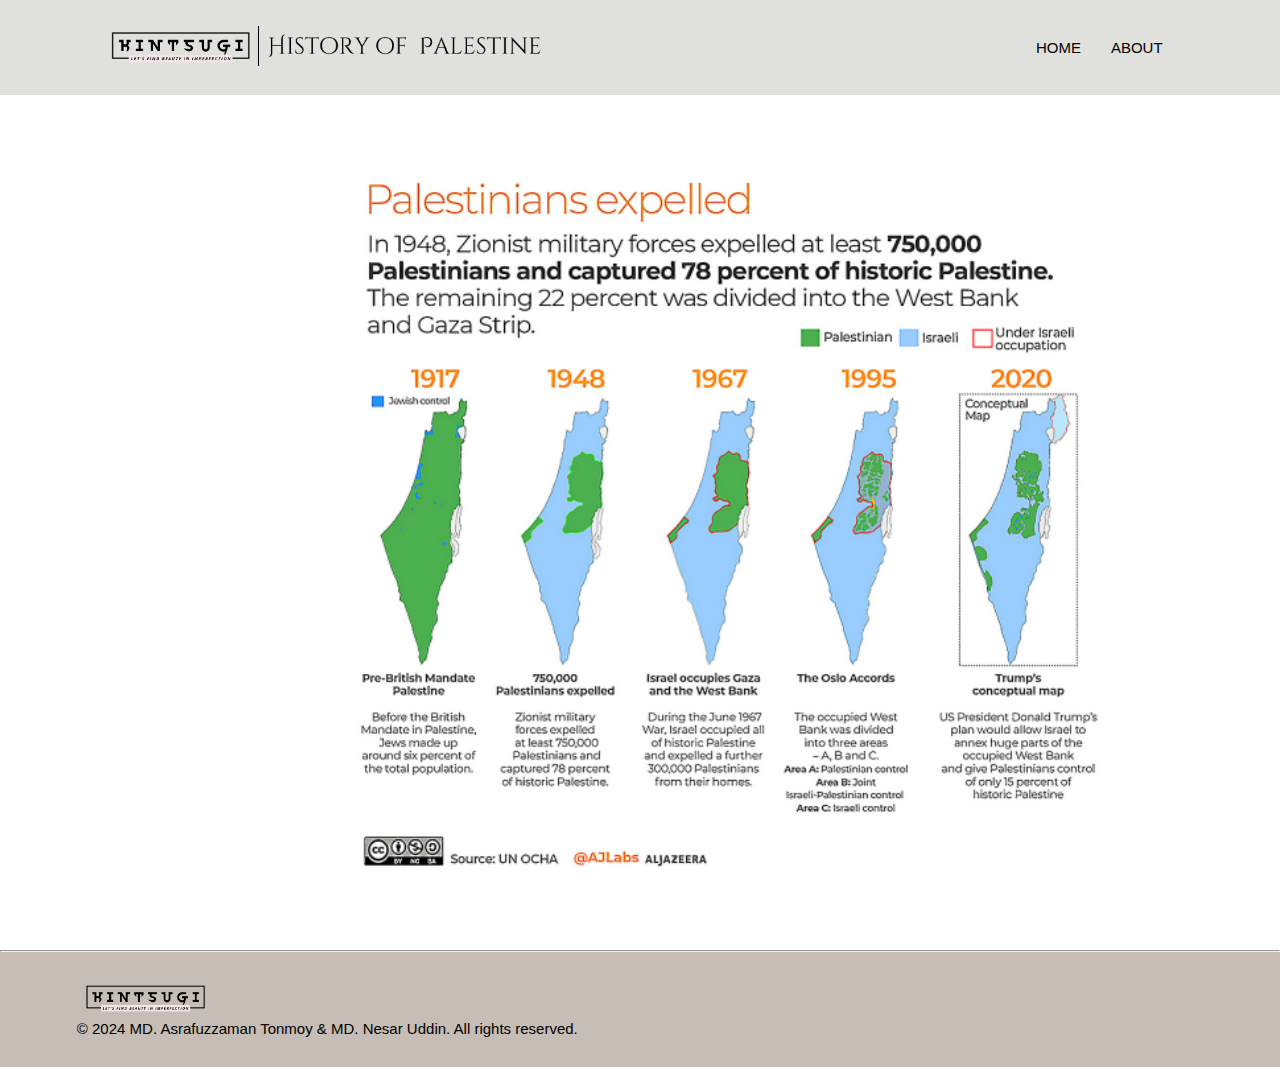
<file: map.html>
<!DOCTYPE html>
<html lang="en">
<head>
    <meta charset="UTF-8">
    <meta name="viewport" content="width=device-width, initial-scale=1.0">
    <title>Document</title>
    <link rel="stylesheet" href="https://cdnjs.cloudflare.com/ajax/libs/font-awesome/6.6.0/css/all.min.css" integrity="sha512-Kc323vGBEqzTmouAECnVceyQqyqdsSiqLQISBL29aUW4U/M7pSPA/gEUZQqv1cwx4OnYxTxve5UMg5GT6L4JJg==" crossorigin="anonymous" referrerpolicy="no-referrer" />
    <link rel="stylesheet" href="style.css">
</head>
<body>
    <header>
        <nav>
            <div class="img">
            <img id="a" src="img/logoup1.png" alt="">
            <img src="img/namelogo1.png" alt="">
        </div>
        <ul>
            <li><a href="">HOME</a></li>
            <li><a href="">ABOUT</a></li>
        </ul>
        </nav>
    </header>

    <div class="map">
        <img src="img/map comparison.png" alt="">
    </div>


      <hr>
    <footer>
        <div class="f-img">
            <img src="img/logodwn.png" alt="">
        </div>
        <div class="f-text">
            <p>© 2024 MD. Asrafuzzaman Tonmoy & MD. Nesar Uddin. All rights reserved.</p>
            <div class="icon">
            <i class="fa-brands fa-facebook"></i>
            <i class="fa-brands fa-instagram"></i>
            <i class="fa-brands fa-twitter"></i>
        </div>
        </div>
    </footer>
</body>
</html>
</file>
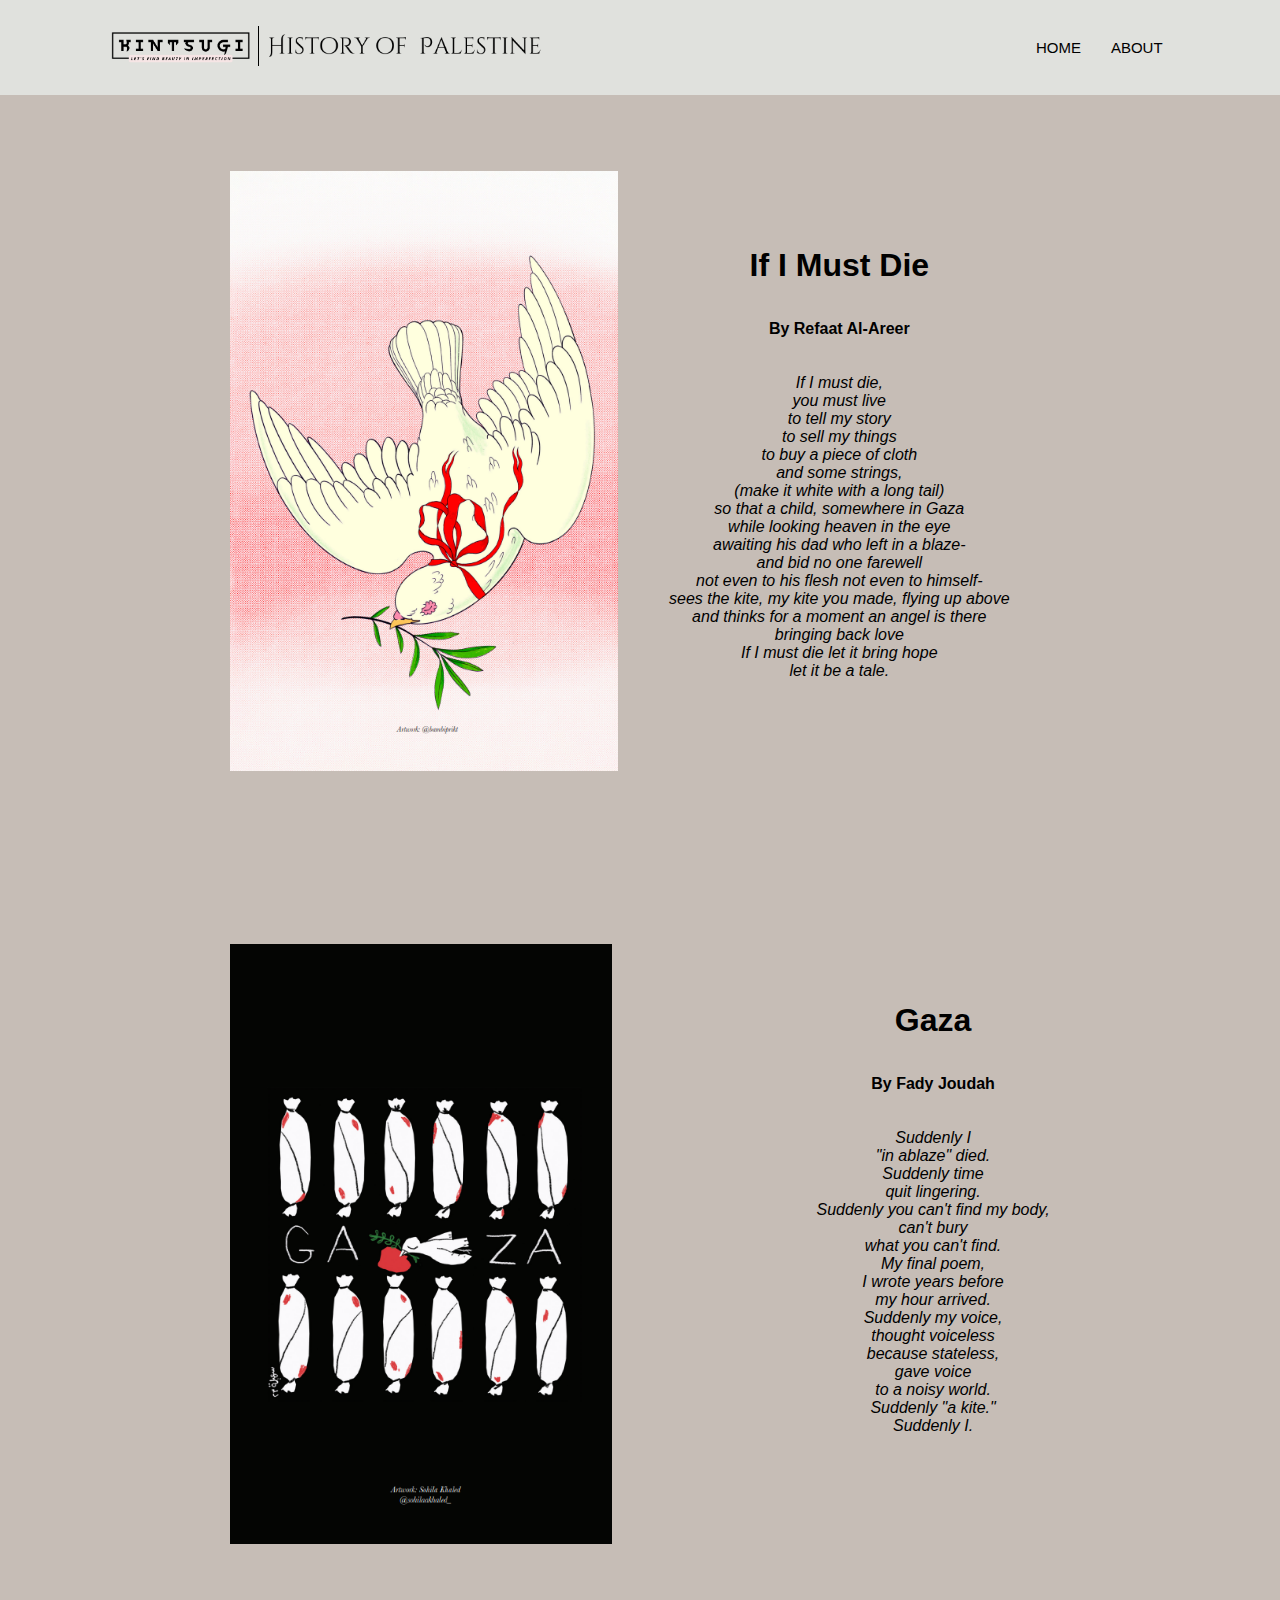
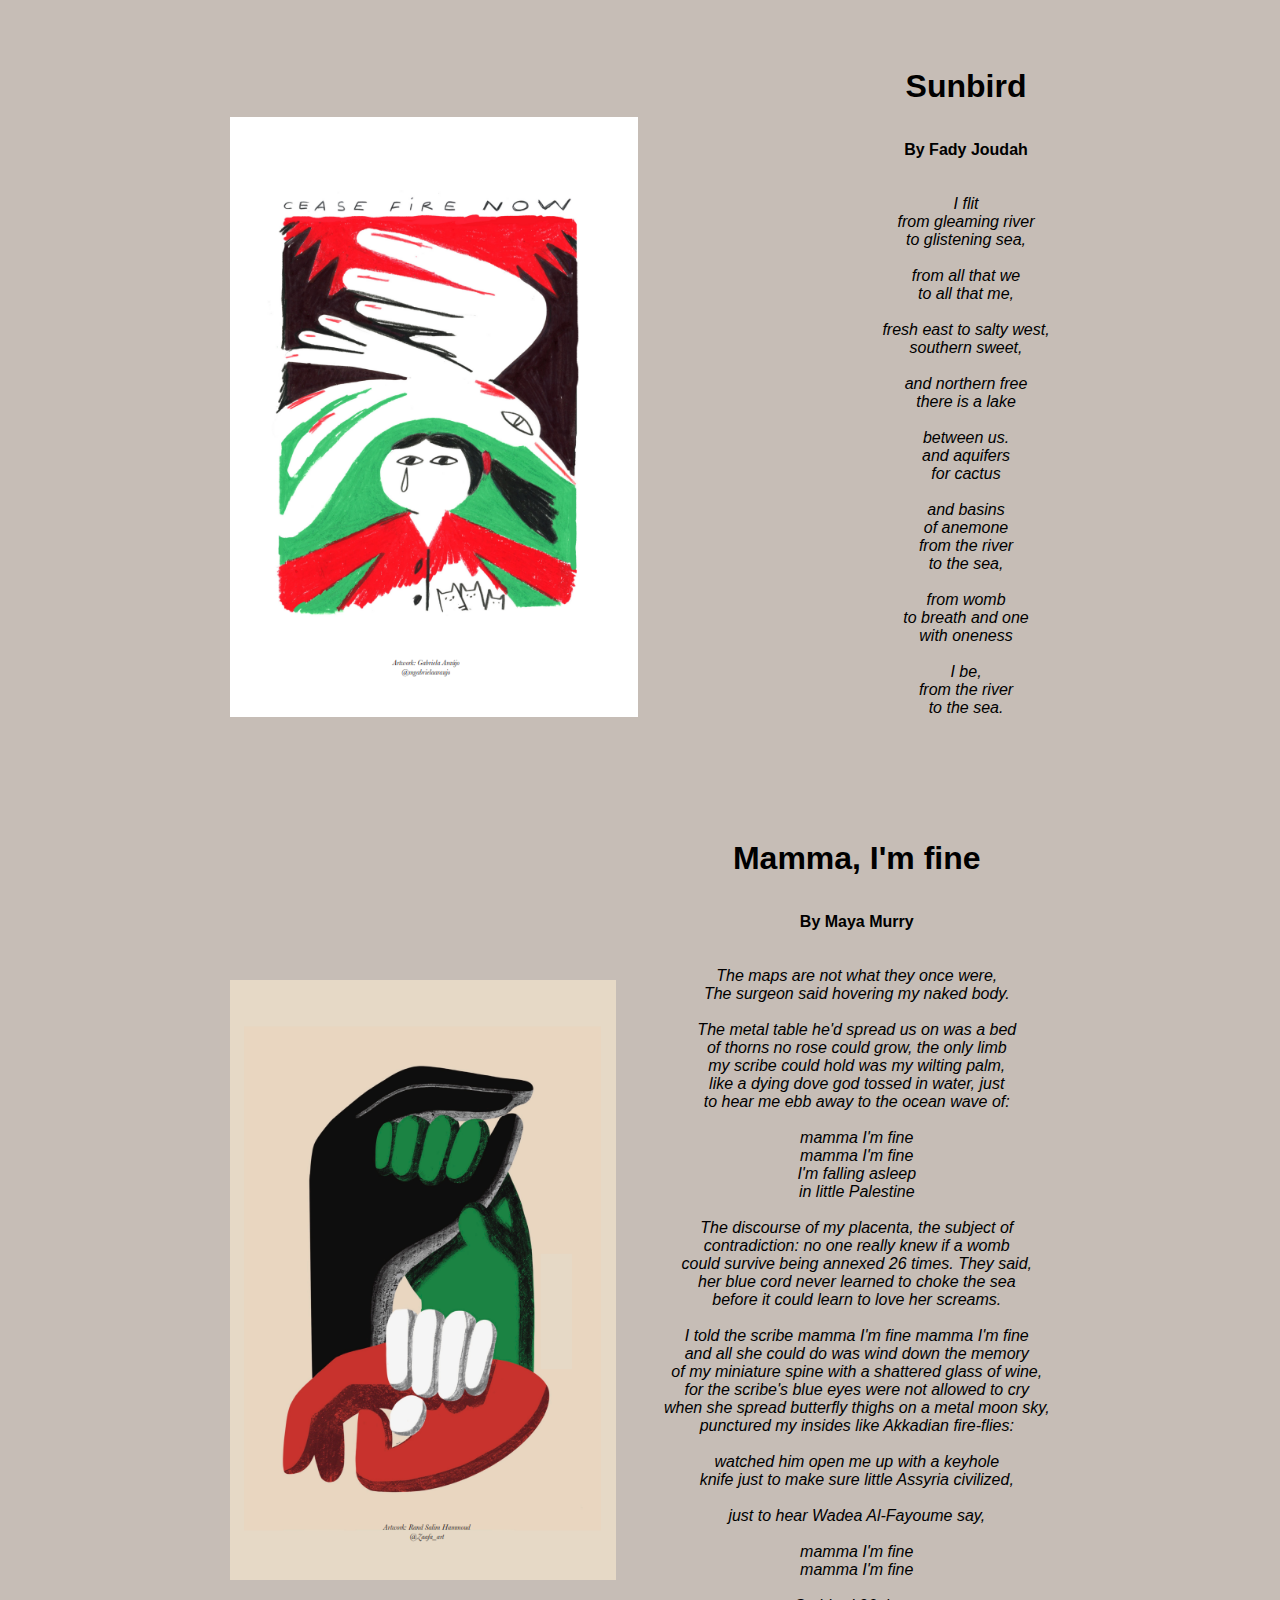
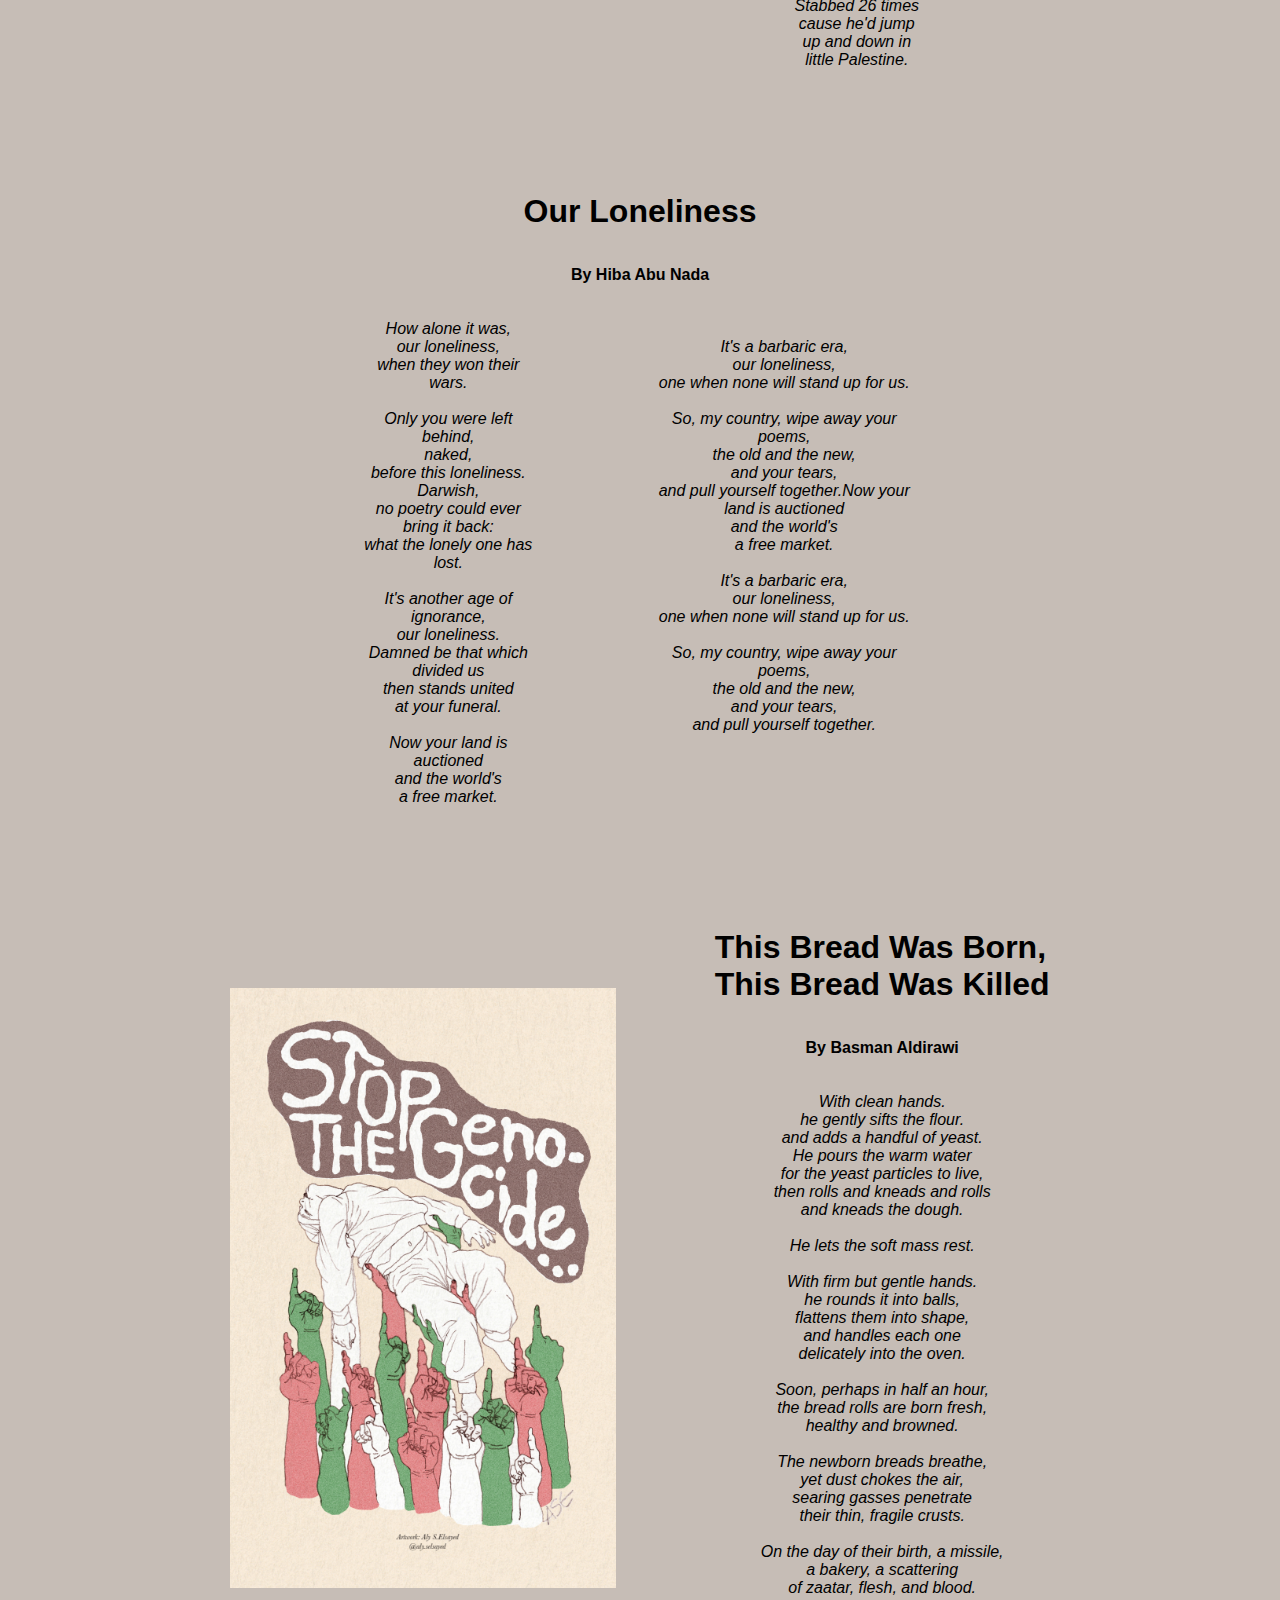
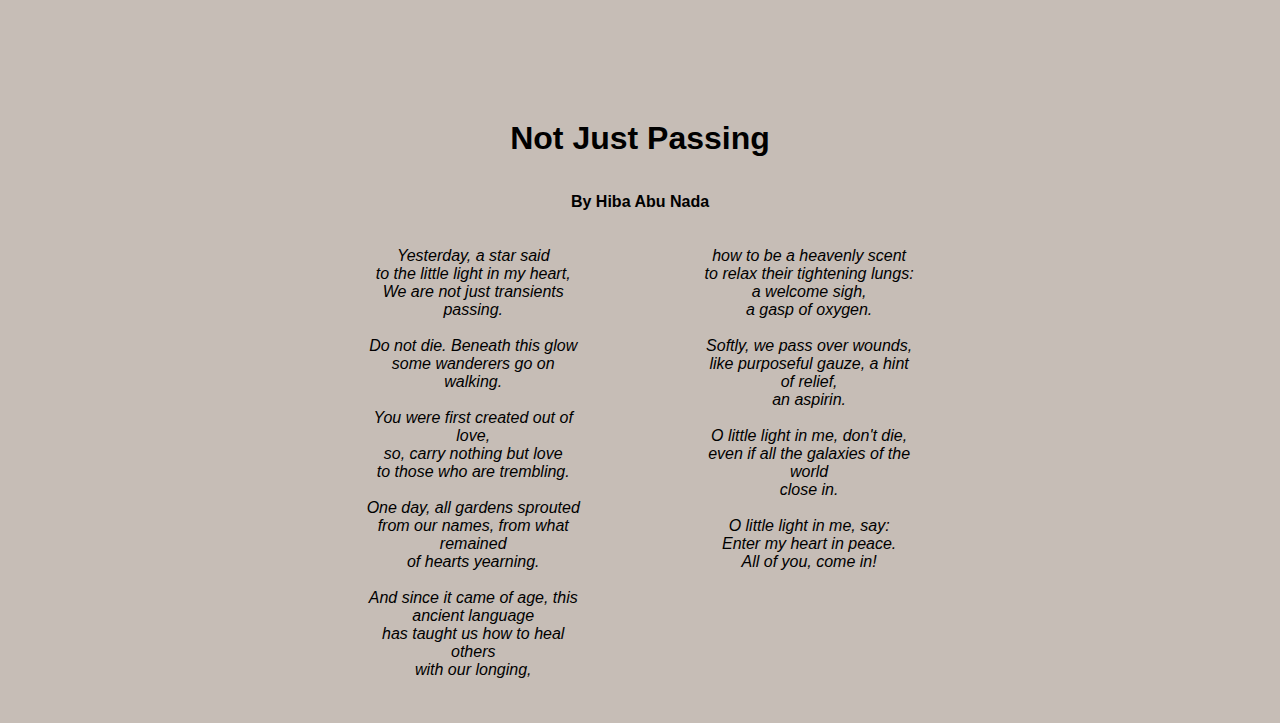
<file: poem.html>
<!DOCTYPE html>
<html lang="en">
<head>
    <meta charset="UTF-8">
    <meta name="viewport" content="width=device-width, initial-scale=1.0">
    <title>Document</title>
    <link rel="stylesheet" href="https://cdnjs.cloudflare.com/ajax/libs/font-awesome/6.6.0/css/all.min.css" integrity="sha512-Kc323vGBEqzTmouAECnVceyQqyqdsSiqLQISBL29aUW4U/M7pSPA/gEUZQqv1cwx4OnYxTxve5UMg5GT6L4JJg==" crossorigin="anonymous" referrerpolicy="no-referrer" />
    <link rel="stylesheet" href="style.css">
</head>
<body>
    <header>
        <nav>
            <div class="img">
            <img id="a" src="img/logoup1.png" alt="">
            <img  src="img/namelogo1.png" alt="">
        </div>
        <ul>
            <li><a href="index.html">HOME</a></li>
            <li><a href="">ABOUT</a></li>
        </ul>
        </nav>
    </header>

    
    </footer>
</body>
</html>
<div class="poem-text">
    <img src="img/If I must  die.png" alt="">
    <div class="poem1">
        <br>
        <br>
        <h1>If I Must Die</h1>
        <br>
        <br>
        <h4>By Refaat Al-Areer</h4>
        <br>
        <br>
        <p>If I must die,<br>
            you must live <br>
            to tell my story <br>
            to sell my things <br> 
            to buy a piece of cloth <br>
            and some strings, <br>
            (make it white with a long tail) <br>
            so that a child, somewhere in Gaza <br>
            while looking heaven in the eye <br>
            awaiting his dad who left in a blaze- <br>
            and bid no one farewell <br>
            not even to his flesh not even to himself- <br>
            sees the kite, my kite you made, flying up above <br>
            and thinks for a moment an angel is there <br>
            bringing back love <br>
            If I must die let it bring hope <br>
            let it be a tale. 
            </p>
        </div>
        </div>
            <br>
            <br>
            <br>
            <br>
            <div class="poem-text">
                <img src="img/Gaza.png" alt="">
                <div class="poem2">
            <h1><i class=></i>Gaza</h1>
        <br>
        <br>
        <h4>By Fady Joudah</h4>
        <br>
        <br>
        <p>Suddenly I <br>
            "in ablaze" died. <br>
            Suddenly time <br>
            quit lingering. <br>
            Suddenly you can't find my body, <br>
            can't bury <br>
            what you can't find. <br>
            My final poem, <br>
            I wrote years before <br>
            my hour arrived. <br>
            Suddenly my voice, <br>
            thought voiceless <br>
            because stateless, <br>
            gave voice <br>
            to a noisy world. <br>
            Suddenly "a kite." <br>
            Suddenly I. <br>
          </p>
            </div>
          </div>
          <br>
          <br>
          <br>
          <br>
          <div class="poem-text">
            <img src="img/Sunbird.png" alt="">
            <div class="poem3">
          <h1><i class=></i>Sunbird</h1>
      <br>
      <br>
      <h4>By Fady Joudah</h4>
      <br>
      <br>
      <p>I flit <br>
        from gleaming river <br>
        to glistening sea, <br>
        <br>
        from all that we <br>
        to all that me, <br>
        <br>
        fresh east to salty west, <br>
        southern sweet, <br>
        <br>
        and northern free <br>
        there is a lake <br>
        <br>
       between us. <br>
        and aquifers <br>
        for cactus <br>
        <br>
         and basins <br>
        of anemone <br>
        from the river <br>
        to the sea, <br>
        <br>
         from womb <br>
        to breath and one <br>
        with oneness <br>
        <br>
        I be, <br>
        from the river <br>
        to the sea. <br>
        </p>
    </div>
</div>
        <br>
            <br>
            <br>
            <br>
            <div class="poem-text">
                <img src="img/Mamma, I'm fine.png" alt="">
                <div class="poem4">
            <h1><i class=></i>Mamma, I'm fine </h1>
        <br>
        <br>
        <h4>By Maya Murry</h4>
        <br>
        <br>
        <p>The maps are not what they once were, <br>
            The surgeon said hovering my naked body. <br>
            <br>
            The metal table he'd spread us on was a bed <br>
            of thorns no rose could grow, the only limb <br>
            my scribe could hold was my wilting palm, <br>
            like a dying dove god tossed in water, just <br>
            to hear me ebb away to the ocean wave of: <br>
            <br>
            mamma I'm fine <br>
            mamma I'm fine <br>
            I'm falling asleep <br>
            in little Palestine <br>
            <br>
            The discourse of my placenta, the subject of <br>
            contradiction: no one really knew if a womb <br>
            could survive being annexed 26 times. They said, <br>
            her blue cord never learned to choke the sea <br>
            before it could learn to love her screams. <br>
            <br>
            I told the scribe mamma I'm fine mamma I'm fine <br>
            and all she could do was wind down the memory <br>
            of my miniature spine with a shattered glass of wine, <br>
            for the scribe's blue eyes were not allowed to cry <br>
            when she spread butterfly thighs on a metal moon sky, <br>
            punctured my insides like Akkadian fire-flies: <br>
            <br>
            watched him open me up with a keyhole <br>
            knife just to make sure little Assyria civilized, <br>
            <br>
            just to hear Wadea Al-Fayoume say, <br>
            <br>
            mamma I'm fine <br>
            mamma I'm fine <br>
            <br>
            Stabbed 26 times <br>
            cause he'd jump <br>
            up and down in <br>
            little Palestine. <br>
          </p>
        </div>
    </div>
          <br>
            <br>
            <br>
            <br>
            <div class="poem-text">
                <div class="poem5">
            <h1><i class=></i>Our Loneliness</h1>
        <br>
        <br>
        <h4>By Hiba Abu Nada</h4>
        <br>
        <br>
        <div class="poem-t">
        <p>How alone it was, <br>
            our loneliness, <br>
            when they won their wars. <br>
            <br>
            Only you were left behind, <br>
            naked, <br>
            before this loneliness. <br>
            Darwish, <br>
            no poetry could ever bring it back: <br>
            what the lonely one has lost. <br>
            <br>
            It's another age of ignorance, <br>
            our loneliness. <br>
            Damned be that which divided us <br>
            then stands united <br>
            at your funeral. <br>
            <br>
            Now your land is auctioned <br>
            and the world's <br>
            a free market. <br>
           
             
          </p>

          <p>
            <br>
            It's a barbaric era, <br>
            our loneliness, <br>
            one when none will stand up for us. <br>
            <br>
            So, my country, wipe away your poems, <br>
            the old and the new, <br>
            and your tears, <br>
            and pull yourself together.Now your land is auctioned <br>
            and the world's <br>
            a free market. <br>
            <br>
            It's a barbaric era, <br>
            our loneliness, <br>
            one when none will stand up for us. <br>
            <br>
            So, my country, wipe away your poems, <br>
            the old and the new, <br>
            and your tears, <br>
            and pull yourself together. </p>
        </div>
        </div>
    </div>
          <br>
            <br>
            <br>
            <br>
            <div class="poem-text">
                <img src="img/This Bread Was Born,This Bread Was Killed.png" alt="">
                <div class="poem6">
            <h1><i class=></i>This Bread Was Born,<br> 
                This Bread Was Killed
                </h1>
        <br>
        <br>
        <h4>By Basman Aldirawi</h4>
        <br>
        <br>
        <p>With clean hands. <br>
            he gently sifts the flour. <br>
            and adds a handful of yeast. <br>
            He pours the warm water <br>
            for the yeast particles to live, <br>
            then rolls and kneads and rolls <br>
            and kneads the dough. <br>
            <br>
            He lets the soft mass rest. <br>
            <br>
            With firm but gentle hands. <br>
            he rounds it into balls, <br>
            flattens them into shape, <br>
            and handles each one <br>
            delicately into the oven. <br>
            <br>
            Soon, perhaps in half an hour, <br>
            the bread rolls are born fresh, <br>
            healthy and browned. <br>
            <br>
            The newborn breads breathe, <br>
            yet dust chokes the air, <br>
            searing gasses penetrate <br>
            their thin, fragile crusts. <br>
            <br>
            On the day of their birth, a missile, <br>
            a bakery, a scattering <br>
            of zaatar, flesh, and blood.   
          </p>
        </div>
    </div>
          <br>
            <br>
            <br>
            <br>
            <div class="poem-text">
 
                <div class="poem7">
            <h1><i class=></i>Not Just Passing</h1>
        <br>
        <br>
        <h4>By Hiba Abu Nada</h4>
        <br>
        <br>
        <div class="poem-t">
        <p>Yesterday, a star said <br>
            to the little light in my heart, <br>
            We are not just transients <br>
            passing. <br>
            <br>
            Do not die. Beneath this glow <br>
            some wanderers go on <br>
            walking. <br>
            <br>
            You were first created out of love, <br>
            so, carry nothing but love <br>
            to those who are trembling. <br>
            <br>
            One day, all gardens sprouted <br>
            from our names, from what remained <br>
            of hearts yearning. <br>
            <br>
            And since it came of age, this ancient language <br>
            has taught us how to heal others <br>
            with our longing, <br>
            <br>
        </p>
            <p>
            how to be a heavenly scent <br>
            to relax their tightening lungs: a welcome sigh, <br>
            a gasp of oxygen. <br>
            <br>
            Softly, we pass over wounds, <br>
            like purposeful gauze, a hint of relief, <br>
            an aspirin. <br>
            <br>
            O little light in me, don't die, <br>
            even if all the galaxies of the world <br>
            close in. <br>
            <br>
            O little light in me, say: <br>
            Enter my heart in peace. <br>
            All of you, come in! 
        </p>
        </div>
          </div>
          </div>
</file>
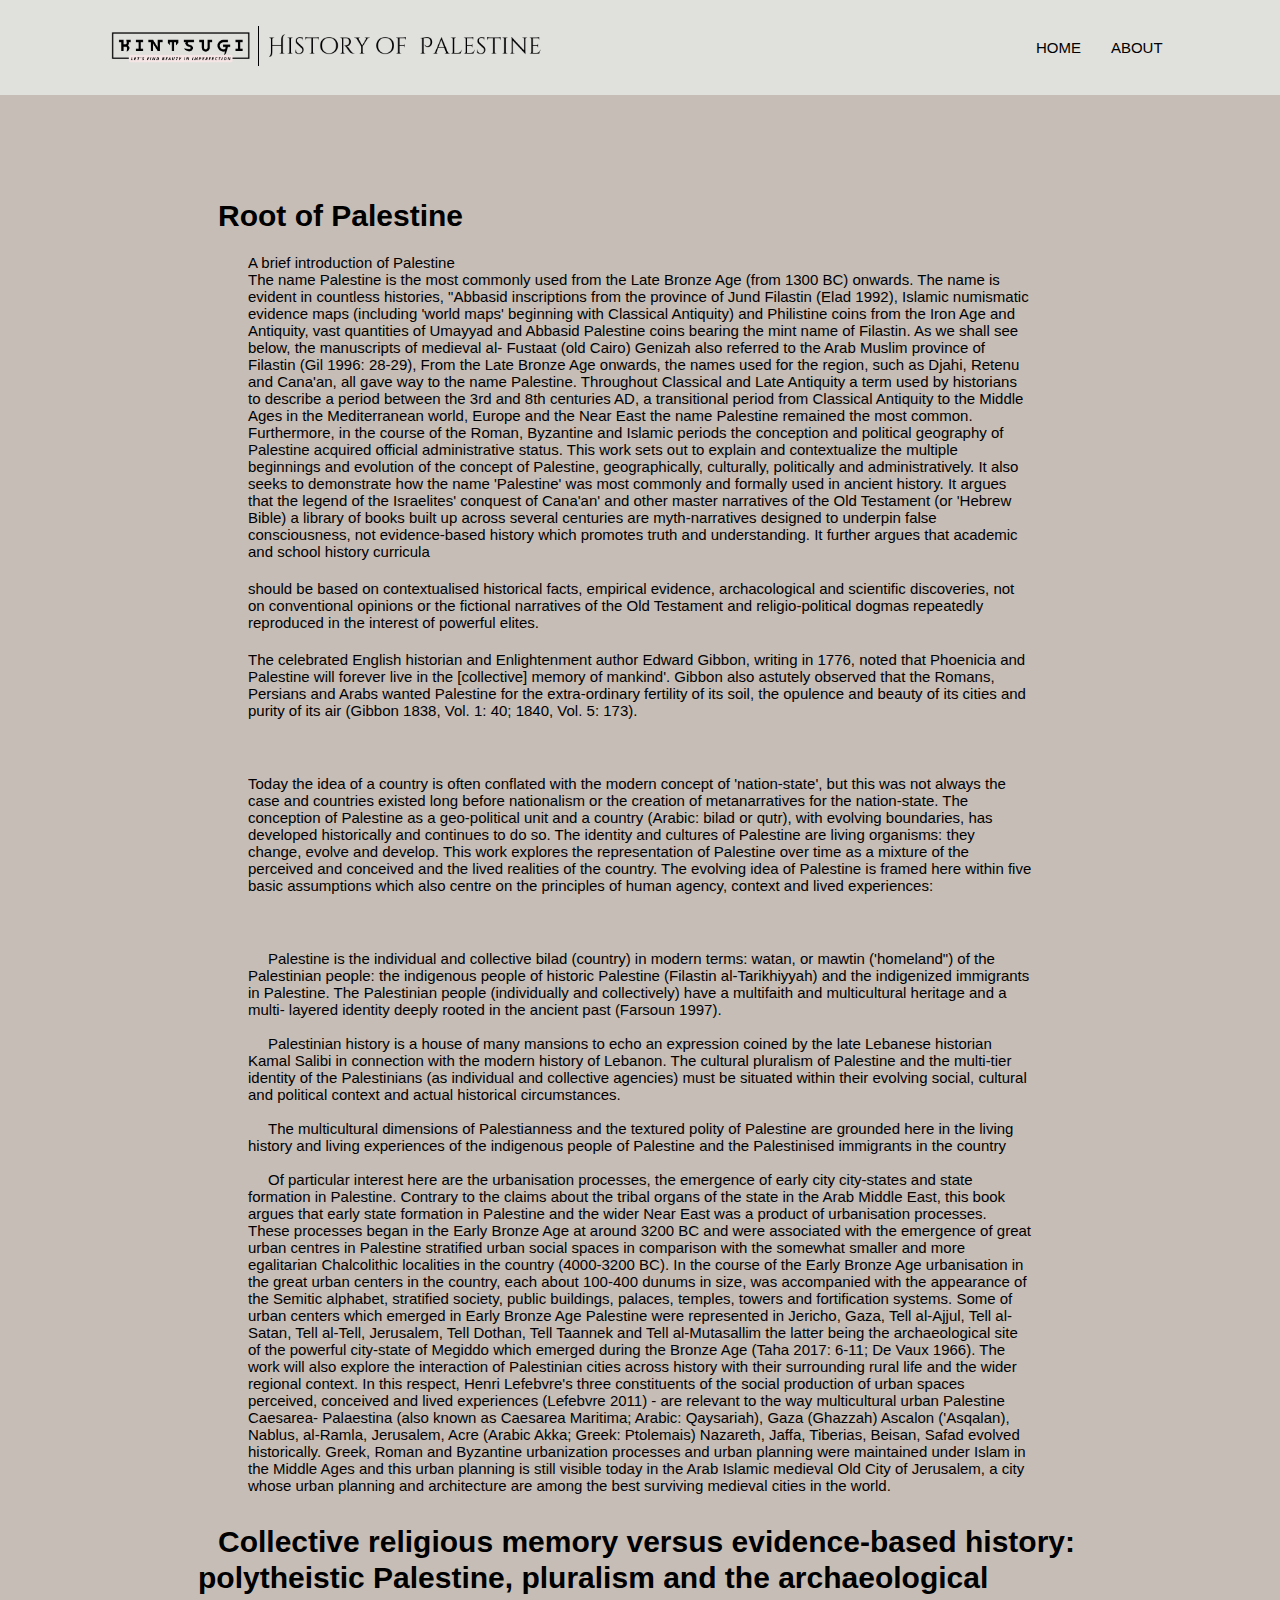
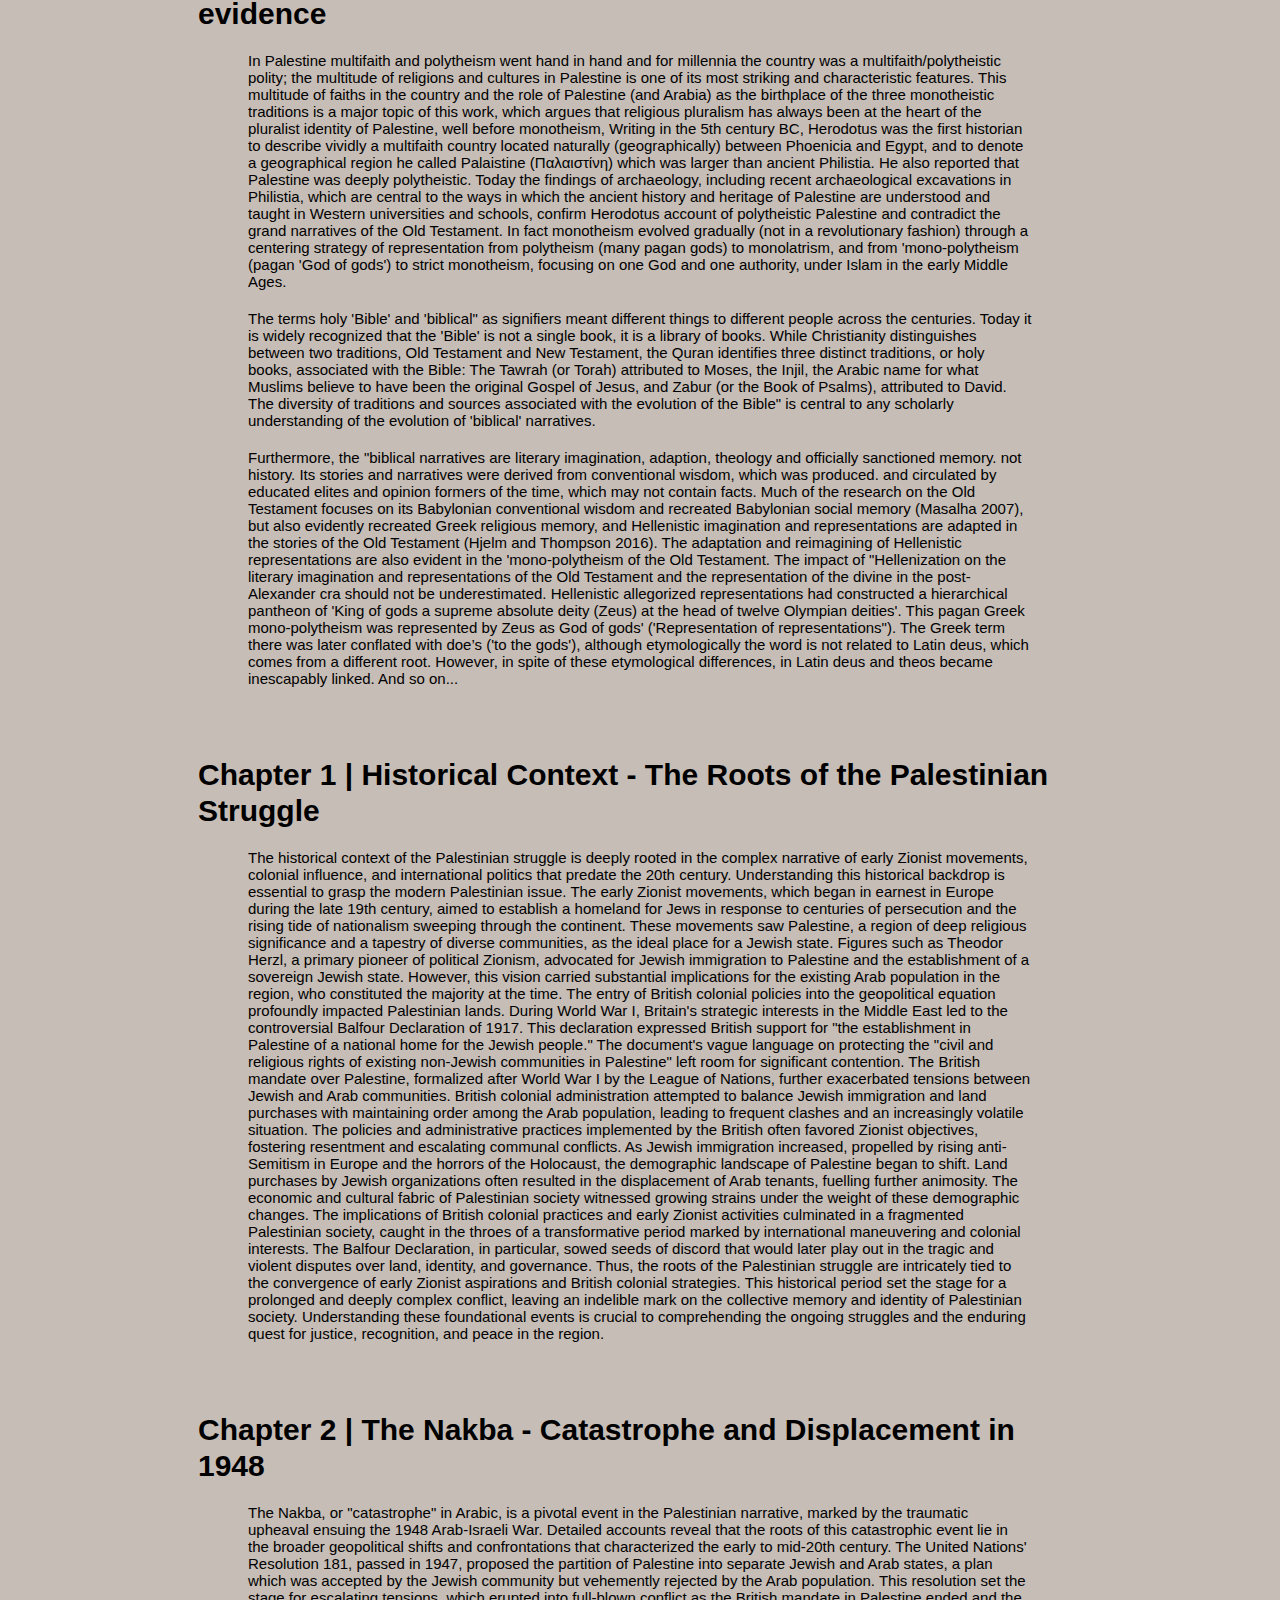
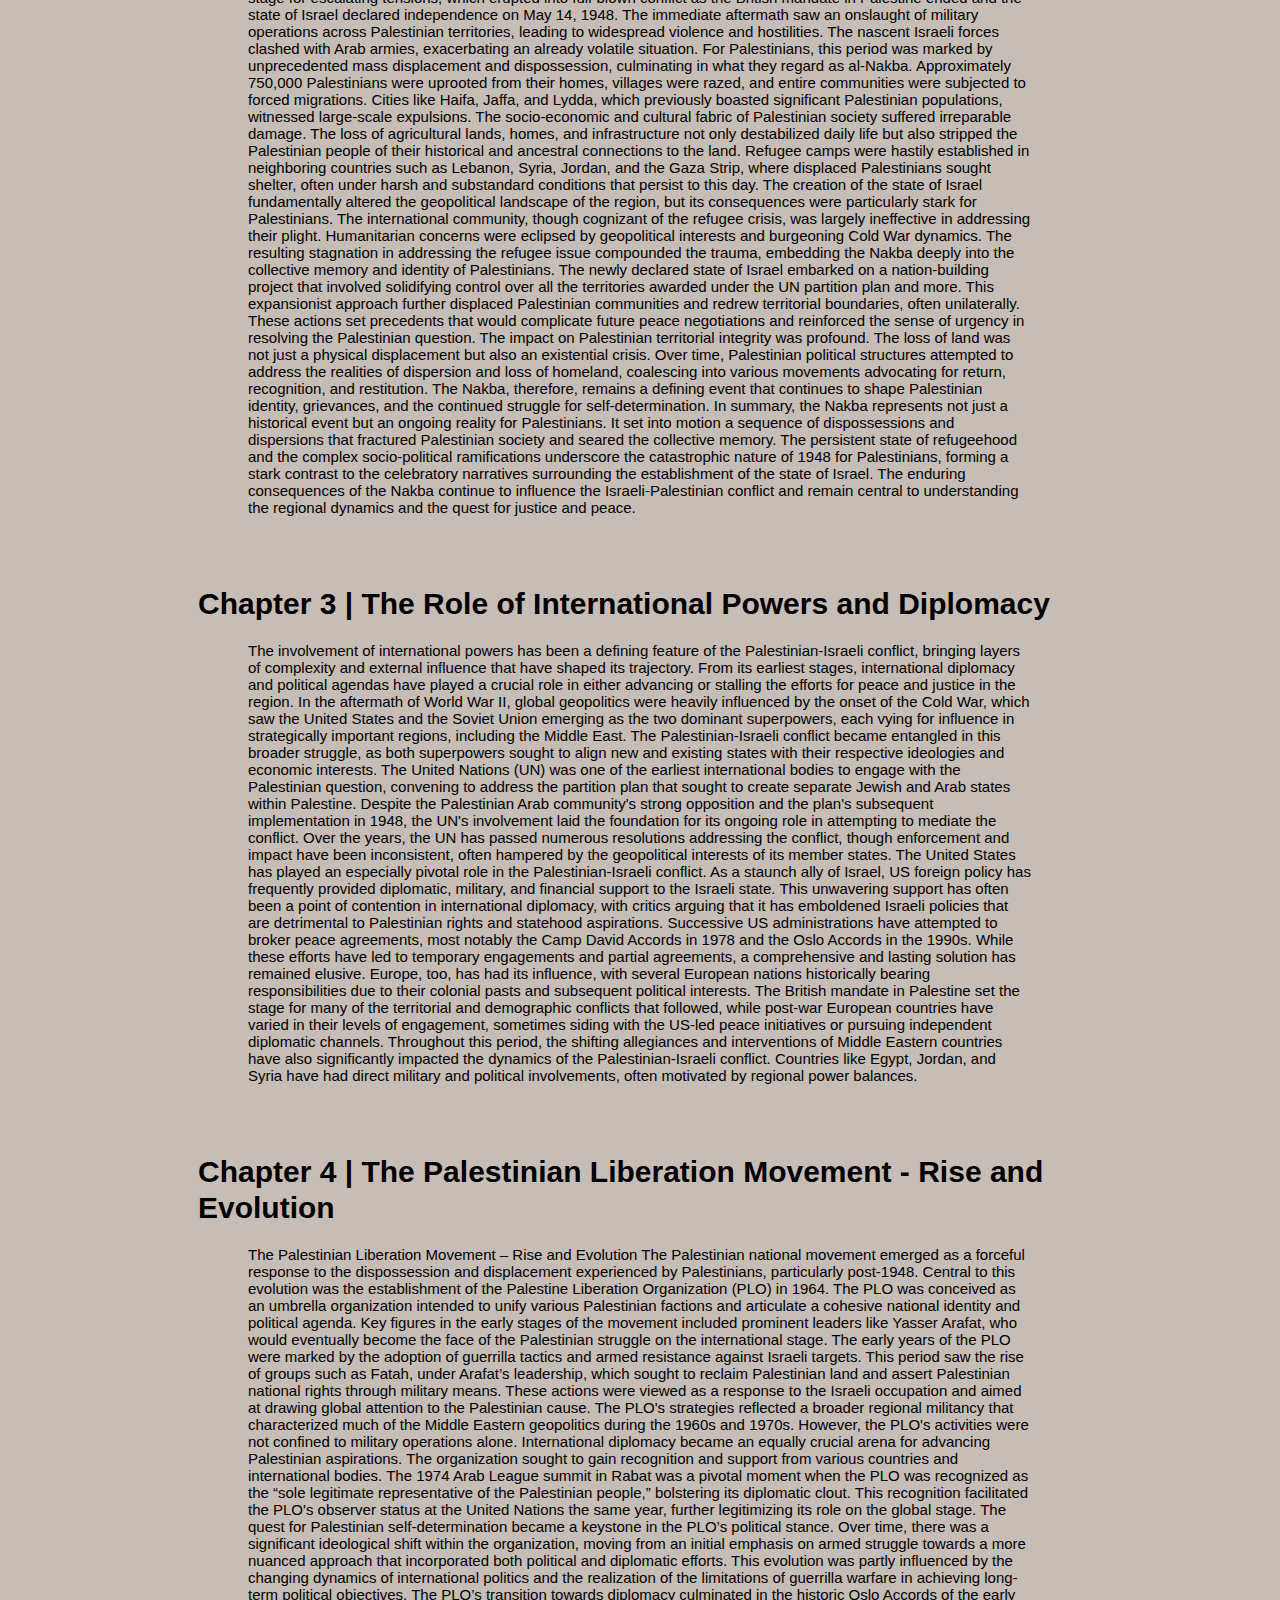
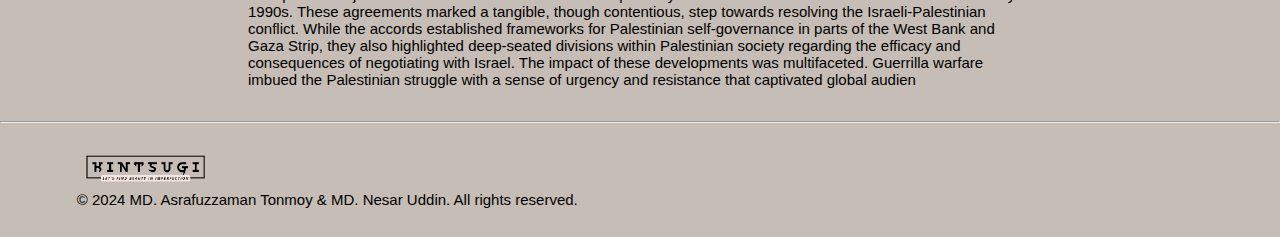
<file: root.html>
<!DOCTYPE html>
<html lang="en">
<head>
    <meta charset="UTF-8">
    <meta name="viewport" content="width=device-width, initial-scale=1.0">
    <title>Document</title>
    <link rel="stylesheet" href="https://cdnjs.cloudflare.com/ajax/libs/font-awesome/6.6.0/css/all.min.css" integrity="sha512-Kc323vGBEqzTmouAECnVceyQqyqdsSiqLQISBL29aUW4U/M7pSPA/gEUZQqv1cwx4OnYxTxve5UMg5GT6L4JJg==" crossorigin="anonymous" referrerpolicy="no-referrer" />
    <link rel="stylesheet" href="style.css">
</head>
<body>
    <header>
        <nav>
            <div class="img">
            <img id="a" src="img/logoup1.png" alt="">
            <img  src="img/namelogo1.png" alt="">
        </div>
        <ul>
            <li><a href="index.html">HOME</a></li>
            <li><a href="">ABOUT</a></li>
        </ul>
        </nav>
    </header>

    <div class="root-text">
        <div class="root1">
            <h1><i class="fa-solid fa-circle"></i>Root of Palestine</h1>

            <p>A brief introduction of Palestine <br>
                The name Palestine is the most commonly used from the Late Bronze Age (from 1300 BC) onwards. The name is evident in countless histories, "Abbasid inscriptions from the province of Jund Filastin (Elad 1992), Islamic numismatic evidence maps (including 'world maps' beginning with Classical Antiquity) and Philistine coins from the Iron Age and Antiquity, vast quantities of Umayyad and Abbasid Palestine coins bearing the mint name of Filastin. As we shall see below, the manuscripts of medieval al- Fustaat (old Cairo) Genizah also referred to the Arab Muslim province of Filastin (Gil 1996: 28-29), From the Late Bronze Age onwards, the names used for the region, such as Djahi, Retenu and Cana'an, all gave way to the name Palestine. Throughout Classical and Late Antiquity a term used by historians to describe a period between the 3rd and 8th centuries AD, a transitional period from Classical Antiquity to the Middle Ages in the Mediterranean world, Europe and the Near East the name Palestine remained the most common. Furthermore, in the course of the Roman, Byzantine and Islamic periods the conception and political geography of Palestine acquired official administrative status. This work sets out to explain and contextualize the multiple beginnings and evolution of the concept of Palestine, geographically, culturally, politically and administratively. It also seeks to demonstrate how the name 'Palestine' was most commonly and formally used in ancient history. It argues that the legend of the Israelites' conquest of Cana'an' and other master narratives of the Old Testament (or 'Hebrew Bible) a library of books built up across several centuries are myth-narratives designed to underpin false consciousness, not evidence-based history which promotes truth and understanding. It further argues that academic and school history curricula <br>
                </p>

                <p>should be based on contextualised historical facts, empirical evidence, archacological and scientific discoveries, not on conventional opinions or the fictional narratives of the Old Testament and religio-political dogmas repeatedly reproduced in the interest of powerful elites.</p>

                <p>The celebrated English historian and Enlightenment author Edward Gibbon, writing in 1776, noted that Phoenicia and Palestine will forever live in the [collective] memory of mankind'. Gibbon also astutely observed that the Romans, Persians and Arabs wanted Palestine for the extra-ordinary fertility of its soil, the opulence and beauty of its cities and purity of its air (Gibbon 1838, Vol. 1: 40; 1840, Vol. 5: 173).

                </p>
                <br>
                <br>
                <p>Today the idea of a country is often conflated with the modern concept of 'nation-state', but this was not always the case and countries existed long before nationalism or the creation of metanarratives for the nation-state. The conception of Palestine as a geo-political unit and a country (Arabic: bilad or qutr), with evolving boundaries, has developed historically and continues to do so. The identity and cultures of Palestine are living organisms: they change, evolve and develop. This work explores the representation of Palestine over time as a mixture of the perceived and conceived and the lived realities of the country. The evolving idea of Palestine is framed here within five basic assumptions which also centre on the principles of human agency, context and lived experiences:</p><br><br>
                <p> <i class="fa-solid fa-arrow-right"></i>Palestine is the individual and collective bilad (country) in modern terms: watan, or mawtin ('homeland") of the Palestinian people: the indigenous people of historic Palestine (Filastin al-Tarikhiyyah) and the indigenized immigrants in Palestine. The Palestinian people (individually and collectively) have a multifaith and multicultural heritage and a multi- layered identity deeply rooted in the ancient past (Farsoun 1997). <br><br>
                    <i class="fa-solid fa-arrow-right"></i>Palestinian history is a house of many mansions to echo an expression coined by the late Lebanese historian Kamal Salibi in connection with the modern history of Lebanon. The cultural pluralism of Palestine and the multi-tier identity of the Palestinians (as individual and collective agencies) must be situated within their evolving social, cultural and political context and actual historical circumstances. <br><br>

                    <i class="fa-solid fa-arrow-right"></i>The multicultural dimensions of Palestianness and the      textured polity of Palestine are grounded here in the living history and living experiences of the indigenous people of Palestine and the Palestinised immigrants in the country <br><br>
                    
                    <i class="fa-solid fa-arrow-right"></i>Of particular interest here are the urbanisation processes, the emergence of early city city-states and state formation in Palestine. Contrary to the claims about the tribal organs of the state in the Arab Middle East, this book argues that early state formation in Palestine and the wider Near East was a product of urbanisation processes. These processes began in the Early Bronze Age at around 3200 BC and were associated with the emergence of great urban centres in Palestine stratified urban social spaces in comparison with the somewhat smaller and more egalitarian Chalcolithic localities in the country (4000-3200 BC). In the course of the Early Bronze Age urbanisation in the great urban centers in the country, each about 100-400 dunums in size, was accompanied with the appearance of the Semitic alphabet, stratified society, public buildings, palaces, temples, towers and fortification systems. Some of urban centers which emerged in Early Bronze Age Palestine were represented in Jericho, Gaza, Tell al-Ajjul, Tell al-Satan, Tell al-Tell, Jerusalem, Tell Dothan, Tell Taannek and Tell al-Mutasallim the latter being the archaeological site of the powerful city-state of Megiddo which emerged during the Bronze Age (Taha 2017: 6-11; De Vaux 1966). The work will also explore the interaction of Palestinian cities across history with their surrounding rural life and the wider regional context. In this respect, Henri Lefebvre's three constituents of the social production of urban spaces perceived, conceived and lived experiences (Lefebvre 2011) - are relevant to the way multicultural urban Palestine Caesarea- Palaestina (also known as Caesarea Maritima; Arabic: Qaysariah), Gaza (Ghazzah) Ascalon ('Asqalan), Nablus, al-Ramla, Jerusalem, Acre (Arabic Akka; Greek: Ptolemais) Nazareth, Jaffa, Tiberias, Beisan, Safad evolved historically. Greek, Roman and Byzantine urbanization processes and urban planning were maintained under Islam in the Middle Ages and this urban planning is still visible today in the Arab Islamic medieval Old City of Jerusalem, a city whose urban planning and architecture are among the best surviving medieval cities in the world.
                    </p>
                <h1><i class="fa-solid fa-circle"></i>Collective religious memory versus evidence-based history: polytheistic Palestine, pluralism and the archaeological evidence  </h1>
                      <p>In Palestine multifaith and polytheism went hand in hand and for millennia the country was a multifaith/polytheistic polity; the multitude of religions and cultures in Palestine is one of its most striking and characteristic features. This multitude of faiths in the country and the role of Palestine (and Arabia) as the birthplace of the three monotheistic traditions is a major topic of this work, which argues that religious pluralism has always been at the heart of the pluralist identity of Palestine, well before monotheism, Writing in the 5th century BC, Herodotus was the first historian to describe vividly a multifaith country located naturally (geographically) between Phoenicia and Egypt, and to denote a geographical region he called Palaistine (Παλαιστίνη) which was larger than ancient Philistia. He also reported that Palestine was deeply polytheistic. Today the findings of archaeology, including recent archaeological excavations in Philistia, which are central to the ways in which the ancient history and heritage of Palestine are understood and taught in Western universities and schools, confirm Herodotus account of polytheistic Palestine and contradict the grand narratives of the Old Testament. In fact monotheism evolved gradually (not in a revolutionary fashion) through a centering strategy of representation from polytheism (many pagan gods) to monolatrism, and from 'mono-polytheism (pagan 'God of gods') to strict monotheism, focusing on one God and one authority, under Islam in the early Middle Ages.

                      </p>
                      <p>The terms holy 'Bible' and 'biblical" as signifiers meant different things to different people across the centuries. Today it is widely recognized that the 'Bible' is not a single book, it is a library of books. While Christianity distinguishes between two traditions, Old Testament and New Testament, the Quran identifies three distinct traditions, or holy books, associated with the Bible: The Tawrah (or Torah) attributed to Moses, the Injil, the Arabic name for what Muslims believe to have been the original Gospel of Jesus, and Zabur (or the Book of Psalms), attributed to David. The diversity of traditions and sources associated with the evolution of the Bible" is central to any scholarly understanding of the evolution of 'biblical' narratives.</p>
                      <p>Furthermore, the "biblical narratives are literary imagination, adaption, theology and officially sanctioned memory. not history. Its stories and narratives were derived from conventional wisdom, which was produced. and circulated by educated elites and opinion formers of the time, which may not contain facts. Much of the research on the Old Testament focuses on its Babylonian conventional wisdom and recreated Babylonian social memory (Masalha 2007), but also evidently recreated Greek religious memory, and Hellenistic imagination and representations are adapted in the stories of the Old Testament (Hjelm and Thompson 2016). The adaptation and reimagining of Hellenistic representations are also evident in the 'mono-polytheism of the Old Testament. The impact of "Hellenization on the literary imagination and representations of the Old Testament and the representation of the divine in the post-Alexander cra should not be underestimated. Hellenistic allegorized representations had constructed a hierarchical pantheon of 'King of gods a supreme absolute deity (Zeus) at the head of twelve Olympian deities'. This pagan Greek mono-polytheism was represented by Zeus as God of gods' ('Representation of representations"). The Greek term there was later conflated with doe’s ('to the gods'), although etymologically the word is not related to Latin deus, which comes from a different root. However, in spite of these etymological differences, in Latin deus and theos became inescapably linked. And so on...

                      </p>
              
        </div>

        <div class="root1">
            <h1>Chapter 1 | Historical Context - The Roots of the Palestinian Struggle</h1>

            <p>The historical context of the Palestinian struggle is deeply rooted in the complex narrative of early Zionist movements, colonial influence, and international politics that predate the 20th century. Understanding this historical backdrop is essential to grasp the modern Palestinian issue. The early Zionist movements, which began in earnest in Europe during the late 19th century, aimed to establish a homeland for Jews in response to centuries of persecution and the rising tide of nationalism sweeping through the continent. These movements saw Palestine, a region of deep religious significance and a tapestry of diverse communities, as the ideal place for a Jewish state. Figures such as Theodor Herzl, a primary pioneer of political Zionism, advocated for Jewish immigration to Palestine and the establishment of a sovereign Jewish state. However, this vision carried substantial implications for the existing Arab population in the region, who constituted the majority at the time. The entry of British colonial policies into the geopolitical equation profoundly impacted Palestinian lands. During World War I, Britain's strategic interests in the Middle East led to the controversial Balfour Declaration of 1917. This declaration expressed British support for "the establishment in Palestine of a national home for the Jewish people." The document's vague language on protecting the "civil and religious rights of existing non-Jewish communities in Palestine" left room for significant contention. The British mandate over Palestine, formalized after World War I by the League of Nations, further exacerbated tensions between Jewish and Arab communities. British colonial administration attempted to balance Jewish immigration and land purchases with maintaining order among the Arab population, leading to frequent clashes and an increasingly volatile situation. The policies and administrative practices implemented by the British often favored Zionist objectives, fostering resentment and escalating communal conflicts. As Jewish immigration increased, propelled by rising anti-Semitism in Europe and the horrors of the Holocaust, the demographic landscape of Palestine began to shift. Land purchases by Jewish organizations often resulted in the displacement of Arab tenants, fuelling further animosity. The economic and cultural fabric of Palestinian society witnessed growing strains under the weight of these demographic changes. The implications of British colonial practices and early Zionist activities culminated in a fragmented Palestinian society, caught in the throes of a transformative period marked by international maneuvering and colonial interests. The Balfour Declaration, in particular, sowed seeds of discord that would later play out in the tragic and violent disputes over land, identity, and governance. Thus, the roots of the Palestinian struggle are intricately tied to the convergence of early Zionist aspirations and British colonial strategies. This historical period set the stage for a prolonged and deeply complex conflict, leaving an indelible mark on the collective memory and identity of Palestinian society. Understanding these foundational events is crucial to comprehending the ongoing struggles and the enduring quest for justice, recognition, and peace in the region.</p>
              
        </div>


        <div class="root1">
            <h1>Chapter 2 | The Nakba - Catastrophe and Displacement in 1948</h1>

           <p>The Nakba, or "catastrophe" in Arabic, is a pivotal event in the Palestinian narrative, marked by the traumatic upheaval ensuing the 1948 Arab-Israeli War. Detailed accounts reveal that the roots of this catastrophic event lie in the broader geopolitical shifts and confrontations that characterized the early to mid-20th century. The United Nations' Resolution 181, passed in 1947, proposed the partition of Palestine into separate Jewish and Arab states, a plan which was accepted by the Jewish community but vehemently rejected by the Arab population. This resolution set the stage for escalating tensions, which erupted into full-blown conflict as the British mandate in Palestine ended and the state of Israel declared independence on May 14, 1948. The immediate aftermath saw an onslaught of military operations across Palestinian territories, leading to widespread violence and hostilities. The nascent Israeli forces clashed with Arab armies, exacerbating an already volatile situation. For Palestinians, this period was marked by unprecedented mass displacement and dispossession, culminating in what they regard as al-Nakba. Approximately 750,000 Palestinians were uprooted from their homes, villages were razed, and entire communities were subjected to forced migrations. Cities like Haifa, Jaffa, and Lydda, which previously boasted significant Palestinian populations, witnessed large-scale expulsions. The socio-economic and cultural fabric of Palestinian society suffered irreparable damage. The loss of agricultural lands, homes, and infrastructure not only destabilized daily life but also stripped the Palestinian people of their historical and ancestral connections to the land. Refugee camps were hastily established in neighboring countries such as Lebanon, Syria, Jordan, and the Gaza Strip, where displaced Palestinians sought shelter, often under harsh and substandard conditions that persist to this day. The creation of the state of Israel fundamentally altered the geopolitical landscape of the region, but its consequences were particularly stark for Palestinians. The international community, though cognizant of the refugee crisis, was largely ineffective in addressing their plight. Humanitarian concerns were eclipsed by geopolitical interests and burgeoning Cold War dynamics. The resulting stagnation in addressing the refugee issue compounded the trauma, embedding the Nakba deeply into the collective memory and identity of Palestinians. The newly declared state of Israel embarked on a nation-building project that involved solidifying control over all the territories awarded under the UN partition plan and more. This expansionist approach further displaced Palestinian communities and redrew territorial boundaries, often unilaterally. These actions set precedents that would complicate future peace negotiations and reinforced the sense of urgency in resolving the Palestinian question. The impact on Palestinian territorial integrity was profound. The loss of land was not just a physical displacement but also an existential crisis. Over time, Palestinian political structures attempted to address the realities of dispersion and loss of homeland, coalescing into various movements advocating for return, recognition, and restitution. The Nakba, therefore, remains a defining event that continues to shape Palestinian identity, grievances, and the continued struggle for self-determination. In summary, the Nakba represents not just a historical event but an ongoing reality for Palestinians. It set into motion a sequence of dispossessions and dispersions that fractured Palestinian society and seared the collective memory. The persistent state of refugeehood and the complex socio-political ramifications underscore the catastrophic nature of 1948 for Palestinians, forming a stark contrast to the celebratory narratives surrounding the establishment of the state of Israel. The enduring consequences of the Nakba continue to influence the Israeli-Palestinian conflict and remain central to understanding the regional dynamics and the quest for justice and peace.</p>
              
        </div>

        <div class="root1">
            <h1>Chapter 3 | The Role of International Powers and Diplomacy</h1>

          <p>The involvement of international powers has been a defining feature of the Palestinian-Israeli conflict, bringing layers of complexity and external influence that have shaped its trajectory. From its earliest stages, international diplomacy and political agendas have played a crucial role in either advancing or stalling the efforts for peace and justice in the region. In the aftermath of World War II, global geopolitics were heavily influenced by the onset of the Cold War, which saw the United States and the Soviet Union emerging as the two dominant superpowers, each vying for influence in strategically important regions, including the Middle East. The Palestinian-Israeli conflict became entangled in this broader struggle, as both superpowers sought to align new and existing states with their respective ideologies and economic interests. The United Nations (UN) was one of the earliest international bodies to engage with the Palestinian question, convening to address the partition plan that sought to create separate Jewish and Arab states within Palestine. Despite the Palestinian Arab community's strong opposition and the plan's subsequent implementation in 1948, the UN's involvement laid the foundation for its ongoing role in attempting to mediate the conflict. Over the years, the UN has passed numerous resolutions addressing the conflict, though enforcement and impact have been inconsistent, often hampered by the geopolitical interests of its member states. The United States has played an especially pivotal role in the Palestinian-Israeli conflict. As a staunch ally of Israel, US foreign policy has frequently provided diplomatic, military, and financial support to the Israeli state. This unwavering support has often been a point of contention in international diplomacy, with critics arguing that it has emboldened Israeli policies that are detrimental to Palestinian rights and statehood aspirations. Successive US administrations have attempted to broker peace agreements, most notably the Camp David Accords in 1978 and the Oslo Accords in the 1990s. While these efforts have led to temporary engagements and partial agreements, a comprehensive and lasting solution has remained elusive. Europe, too, has had its influence, with several European nations historically bearing responsibilities due to their colonial pasts and subsequent political interests. The British mandate in Palestine set the stage for many of the territorial and demographic conflicts that followed, while post-war European countries have varied in their levels of engagement, sometimes siding with the US-led peace initiatives or pursuing independent diplomatic channels. Throughout this period, the shifting allegiances and interventions of Middle Eastern countries have also significantly impacted the dynamics of the Palestinian-Israeli conflict. Countries like Egypt, Jordan, and Syria have had direct military and political involvements, often motivated by regional power balances.</p>
        </div>

        <div class="root1">
            <h1>Chapter 4 | The Palestinian Liberation Movement - Rise and Evolution</h1>

           <p>The Palestinian Liberation Movement – Rise and Evolution The Palestinian national movement emerged as a forceful response to the dispossession and displacement experienced by Palestinians, particularly post-1948. Central to this evolution was the establishment of the Palestine Liberation Organization (PLO) in 1964. The PLO was conceived as an umbrella organization intended to unify various Palestinian factions and articulate a cohesive national identity and political agenda. Key figures in the early stages of the movement included prominent leaders like Yasser Arafat, who would eventually become the face of the Palestinian struggle on the international stage. The early years of the PLO were marked by the adoption of guerrilla tactics and armed resistance against Israeli targets. This period saw the rise of groups such as Fatah, under Arafat’s leadership, which sought to reclaim Palestinian land and assert Palestinian national rights through military means. These actions were viewed as a response to the Israeli occupation and aimed at drawing global attention to the Palestinian cause. The PLO's strategies reflected a broader regional militancy that characterized much of the Middle Eastern geopolitics during the 1960s and 1970s. However, the PLO's activities were not confined to military operations alone. International diplomacy became an equally crucial arena for advancing Palestinian aspirations. The organization sought to gain recognition and support from various countries and international bodies. The 1974 Arab League summit in Rabat was a pivotal moment when the PLO was recognized as the “sole legitimate representative of the Palestinian people,” bolstering its diplomatic clout. This recognition facilitated the PLO's observer status at the United Nations the same year, further legitimizing its role on the global stage. The quest for Palestinian self-determination became a keystone in the PLO’s political stance. Over time, there was a significant ideological shift within the organization, moving from an initial emphasis on armed struggle towards a more nuanced approach that incorporated both political and diplomatic efforts. This evolution was partly influenced by the changing dynamics of international politics and the realization of the limitations of guerrilla warfare in achieving long-term political objectives. The PLO’s transition towards diplomacy culminated in the historic Oslo Accords of the early 1990s. These agreements marked a tangible, though contentious, step towards resolving the Israeli-Palestinian conflict. While the accords established frameworks for Palestinian self-governance in parts of the West Bank and Gaza Strip, they also highlighted deep-seated divisions within Palestinian society regarding the efficacy and consequences of negotiating with Israel. The impact of these developments was multifaceted. Guerrilla warfare imbued the Palestinian struggle with a sense of urgency and resistance that captivated global audien</p>
              
        </div>

       
    </div>

   
      <hr>
    <footer>
        <div class="f-img">
            <img src="img/logodwn.png" alt="">
        </div>
        <div class="f-text">
            <p>© 2024 MD. Asrafuzzaman Tonmoy & MD. Nesar Uddin. All rights reserved.</p>
            <div class="icon">
            <i class="fa-brands fa-facebook"></i>
            <i class="fa-brands fa-instagram"></i>
            <i class="fa-brands fa-twitter"></i>
        </div>
        </div>
    </footer>
</body>
</html>
</file>
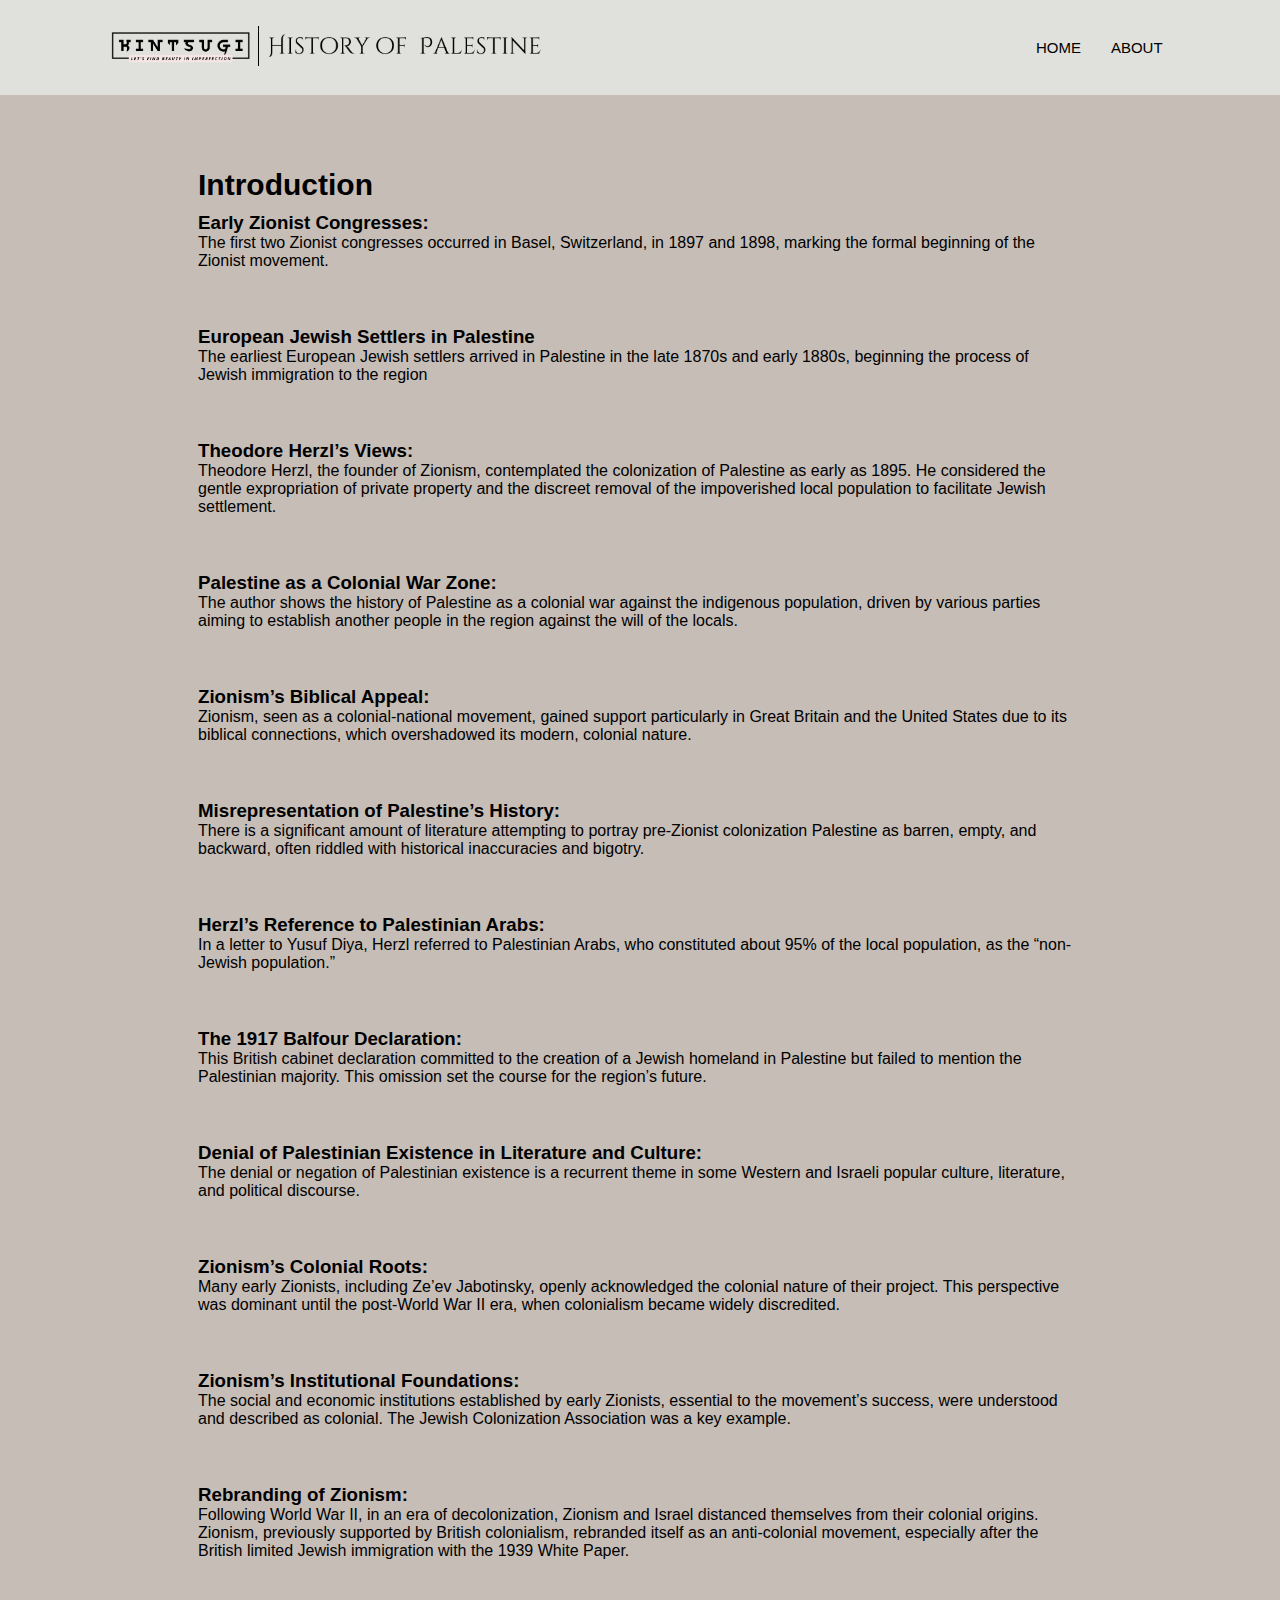
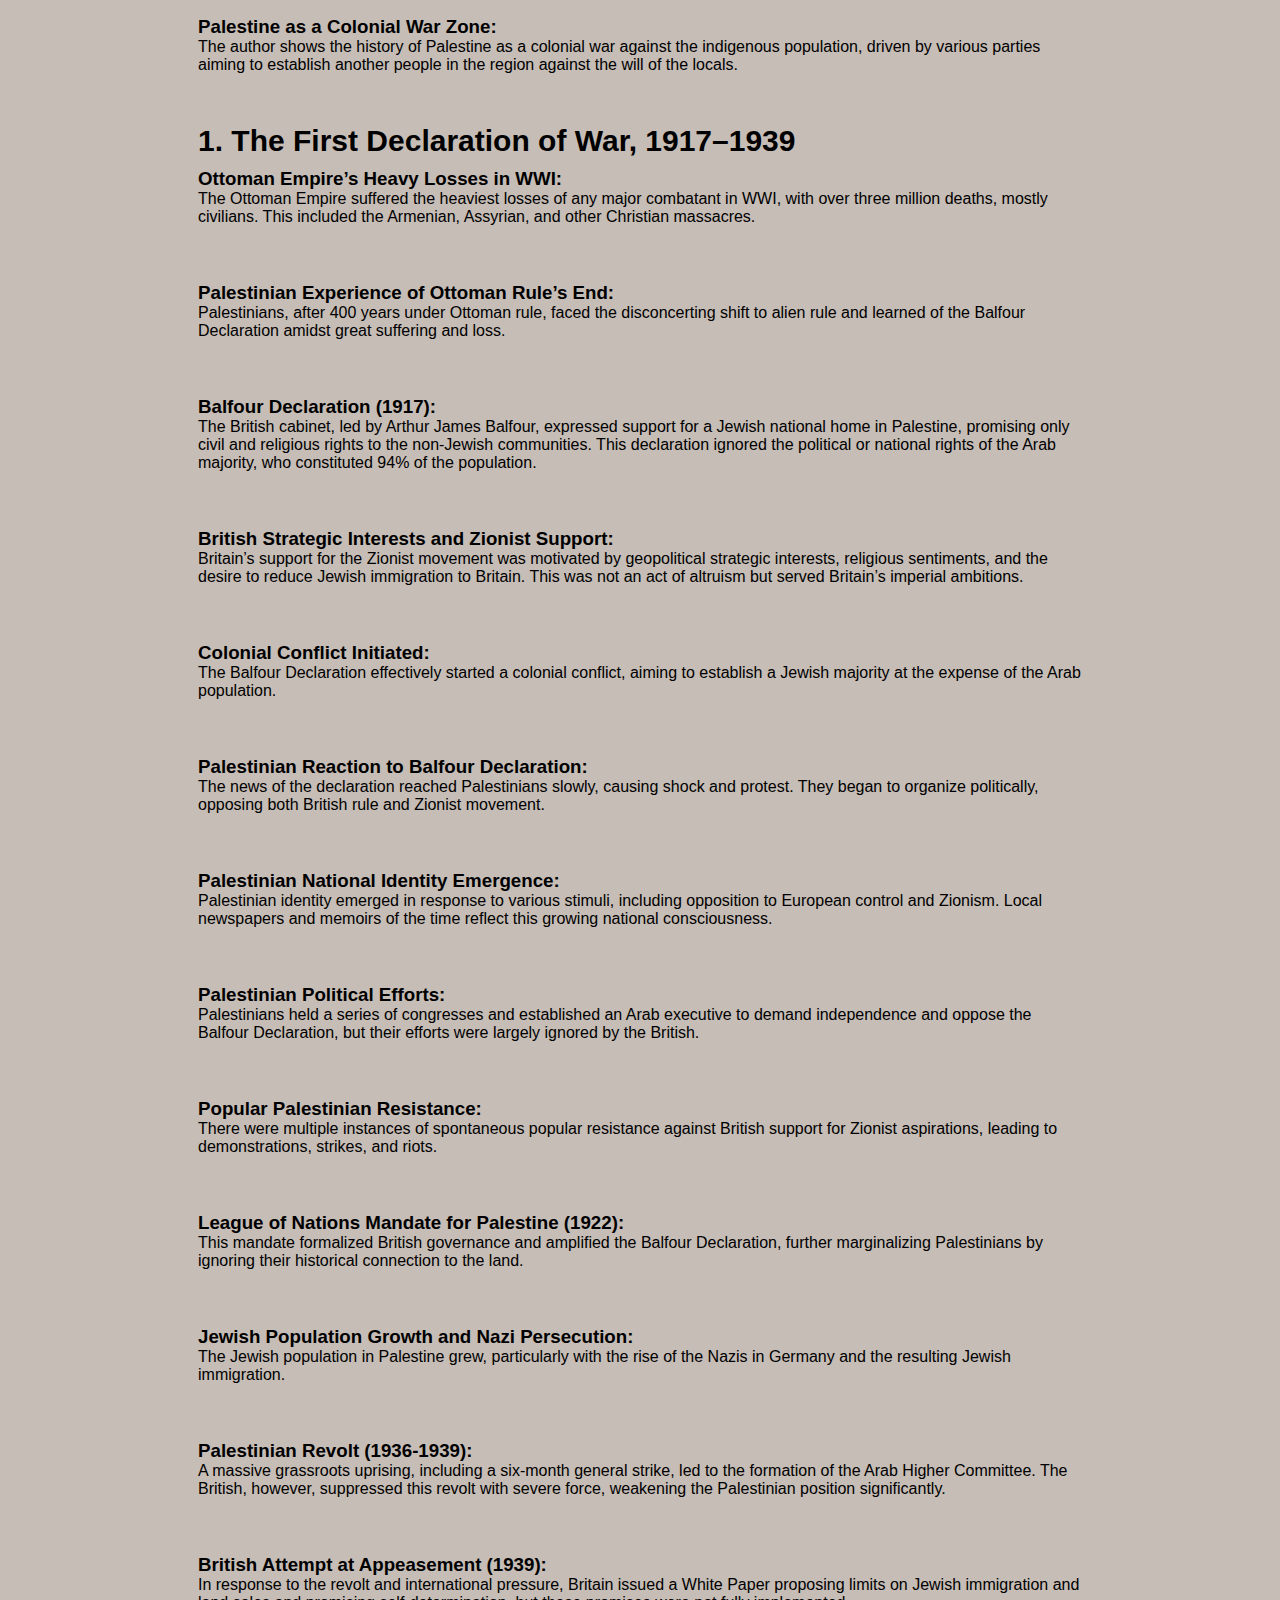
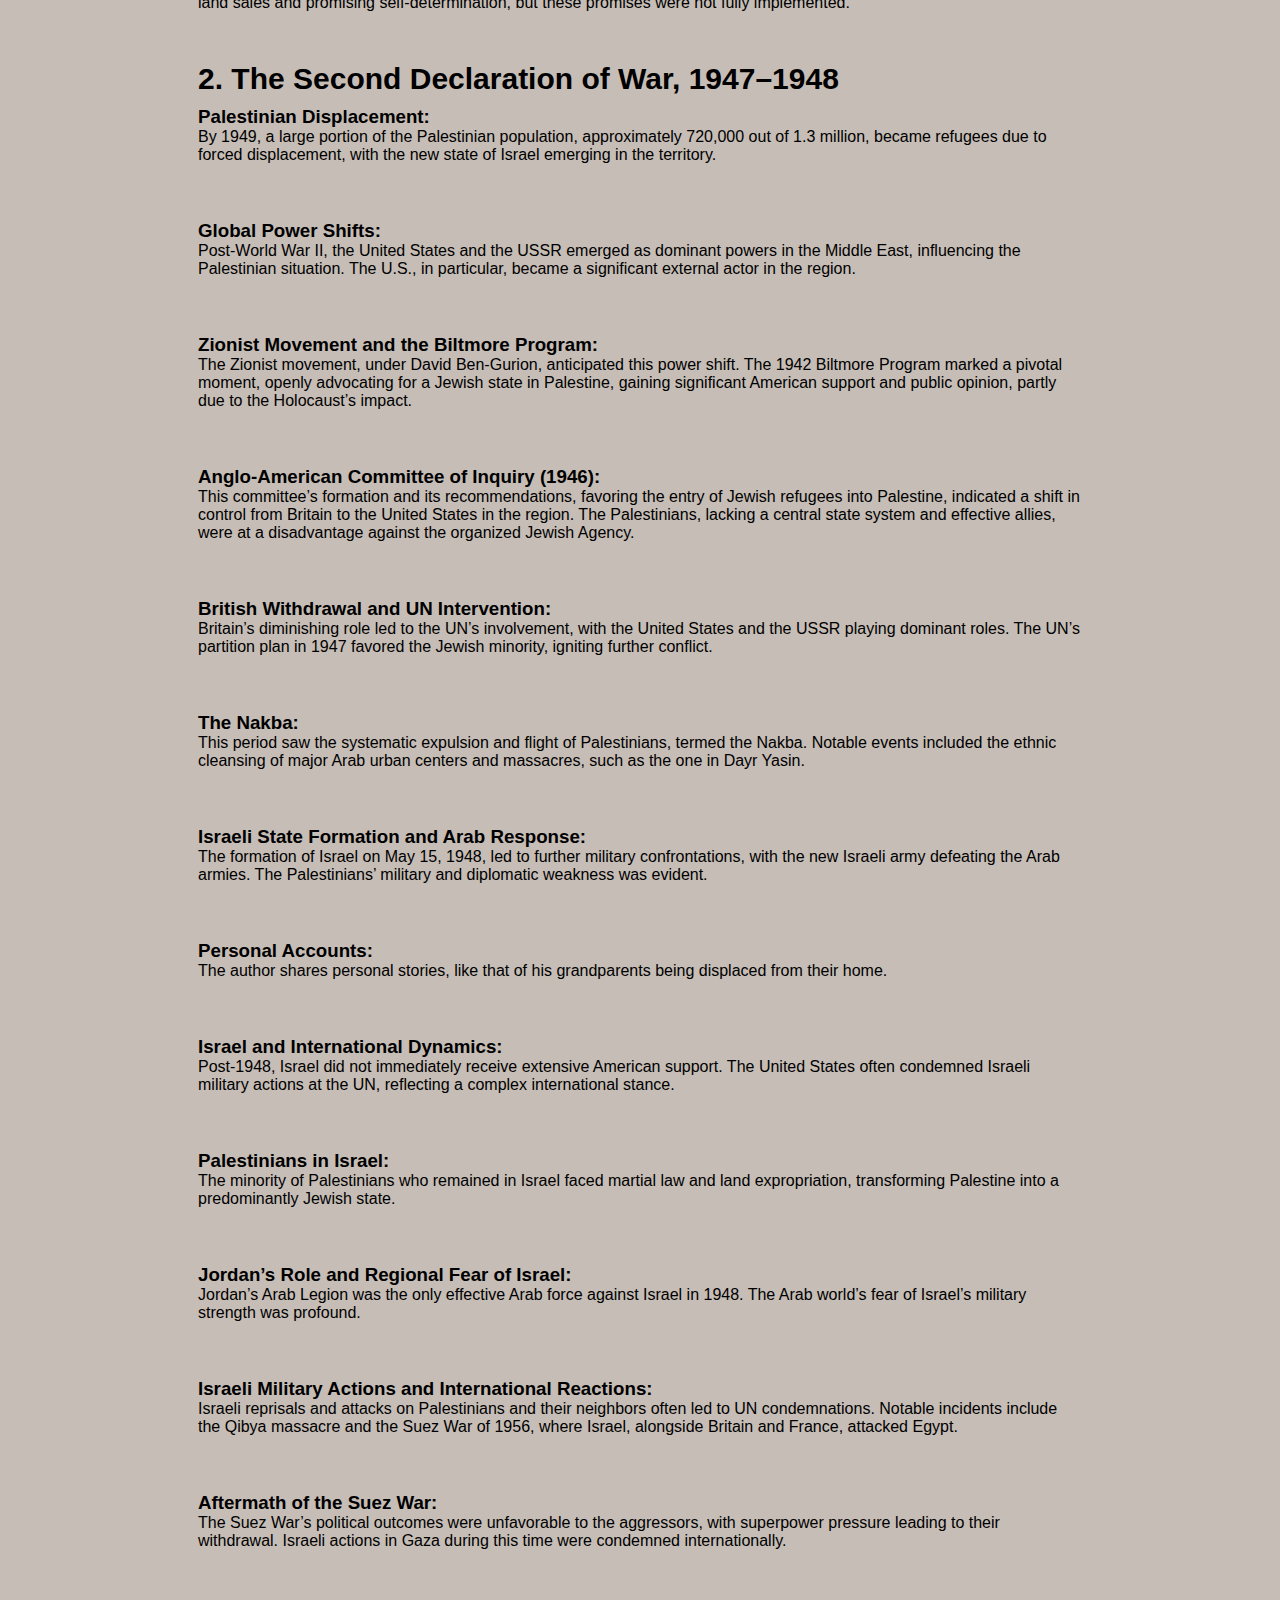
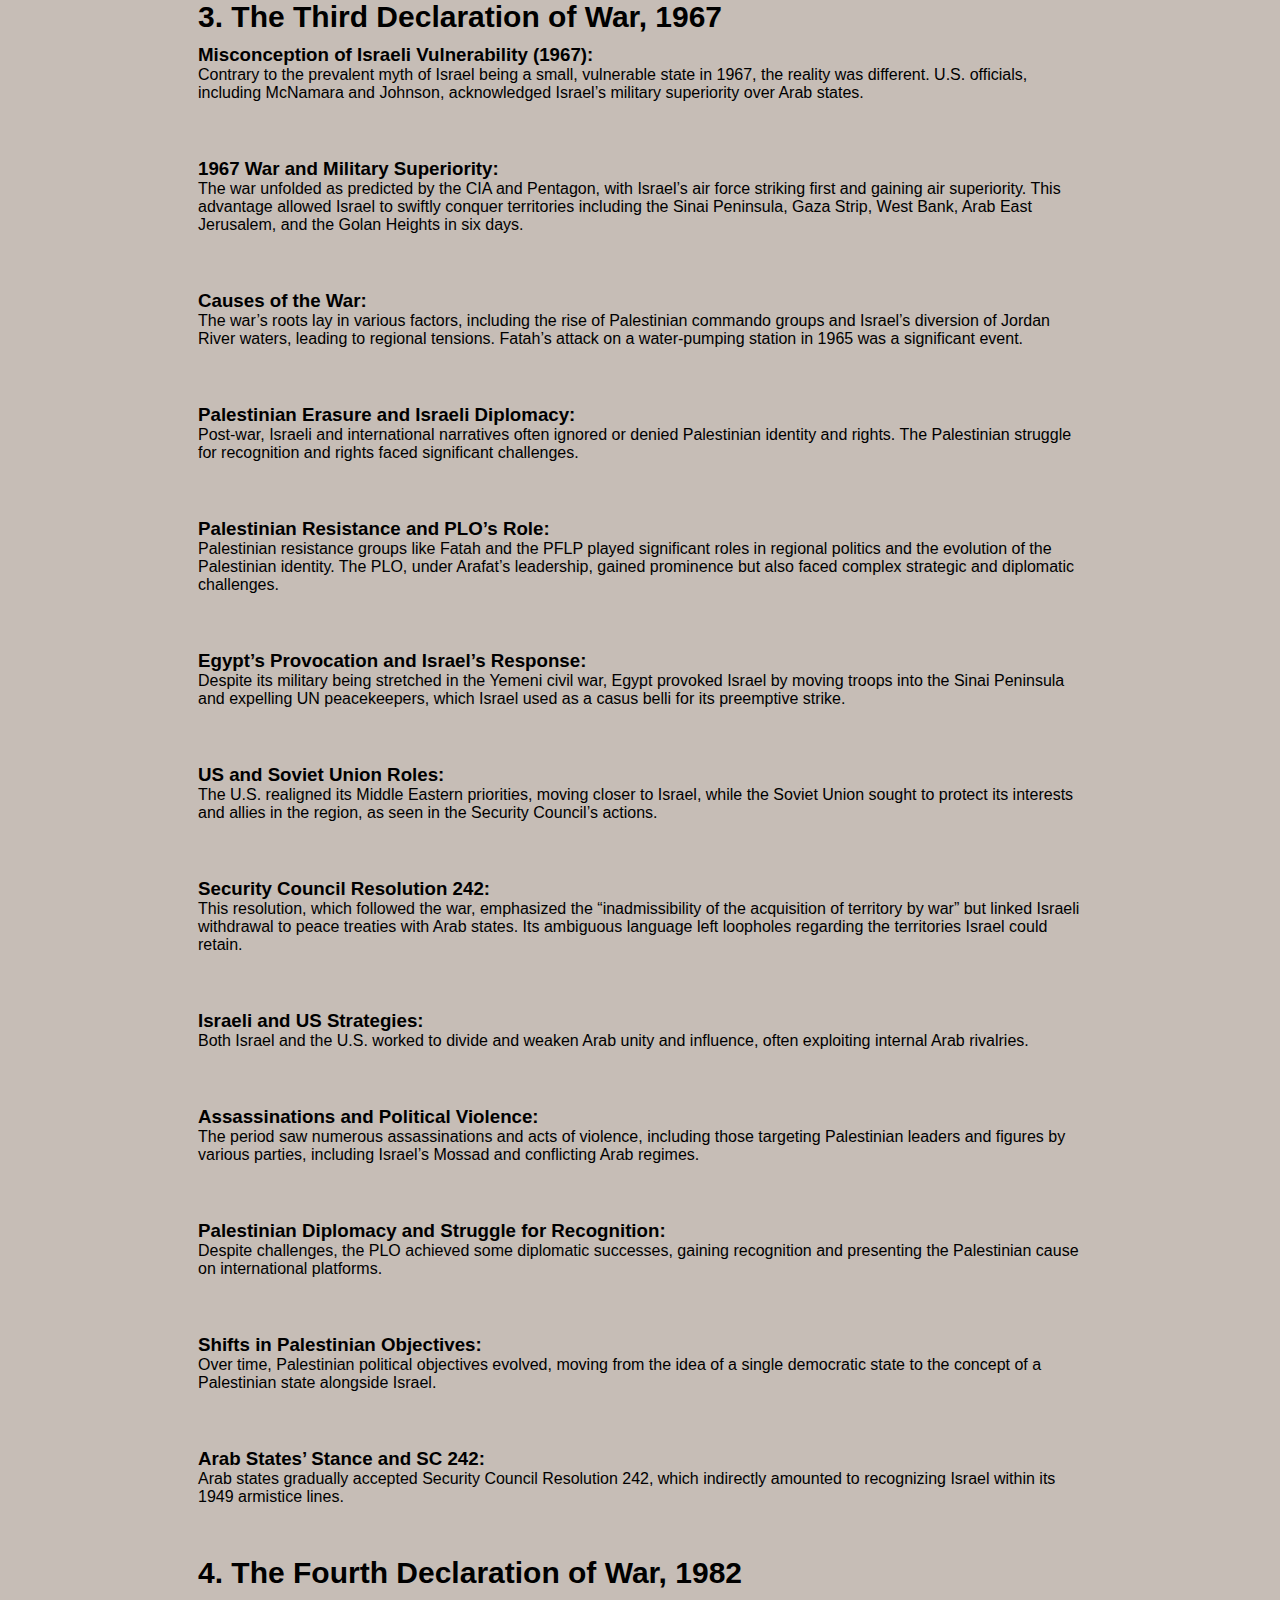
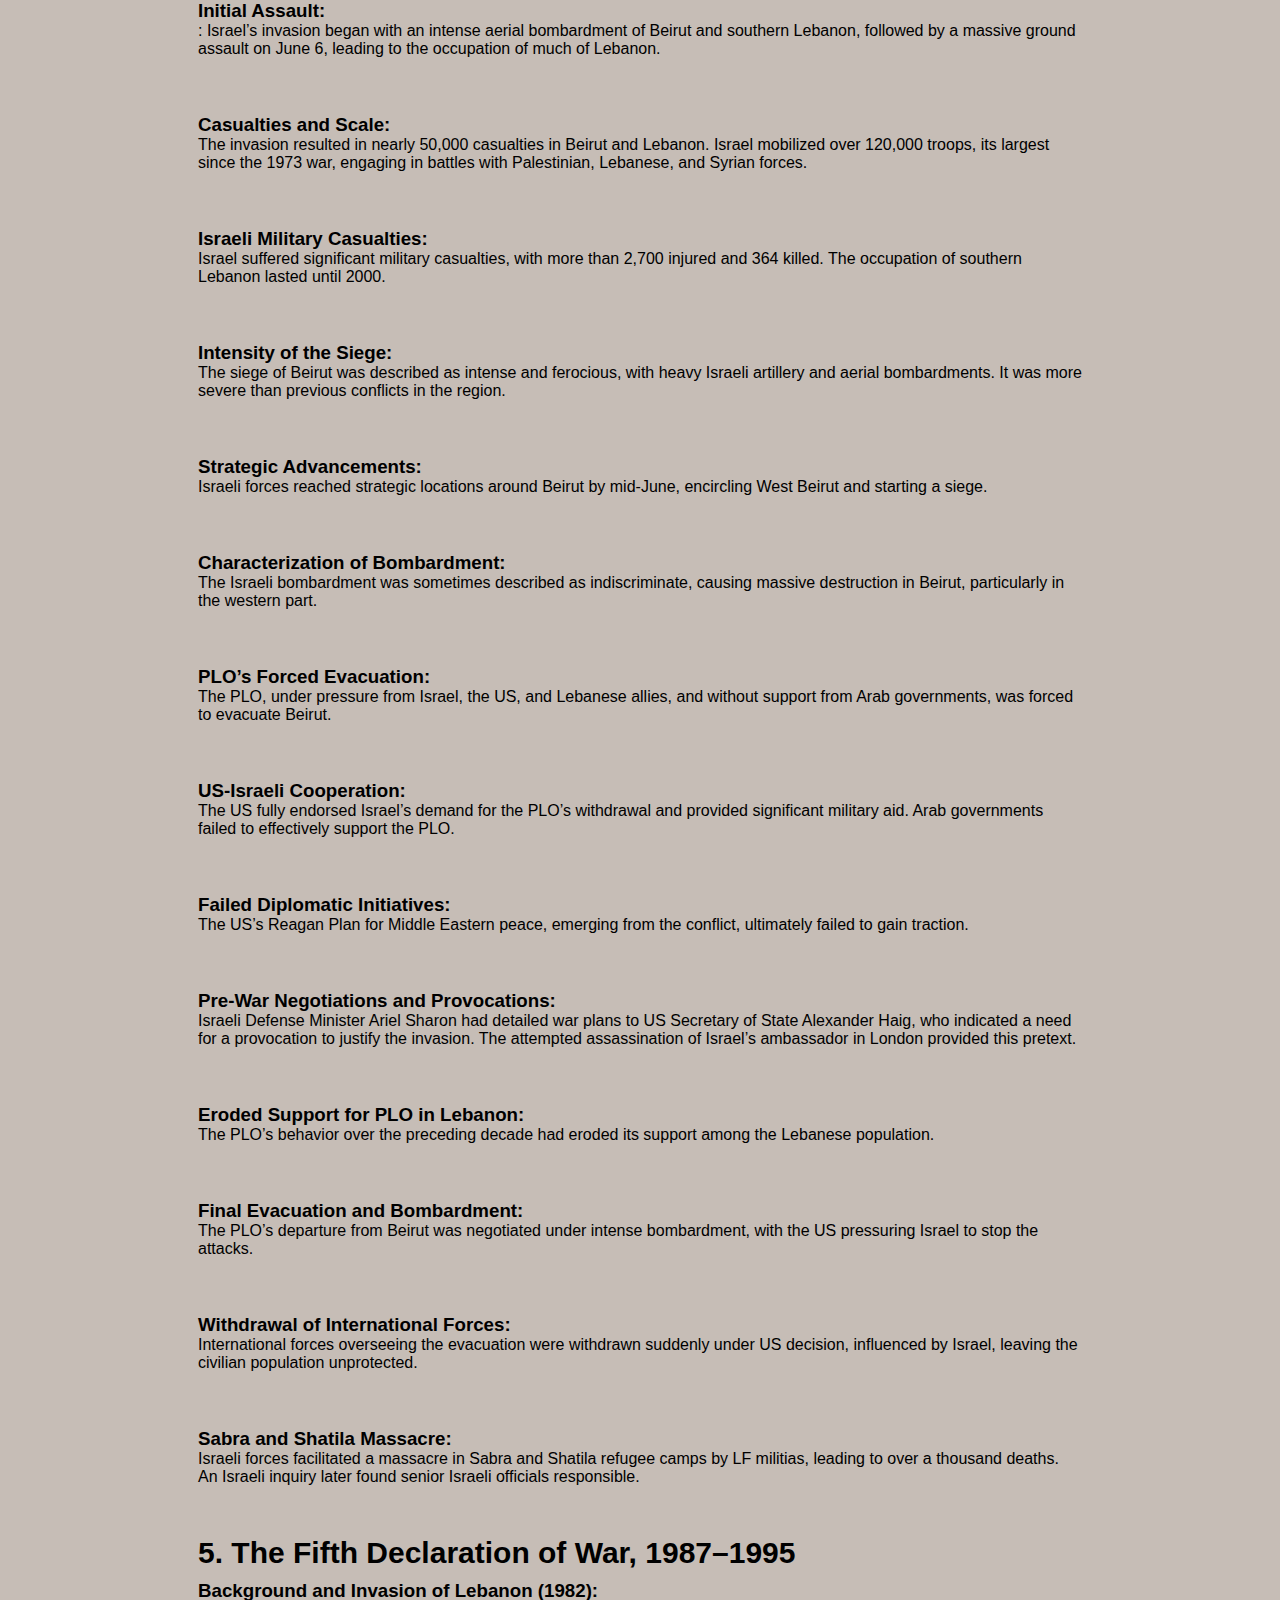
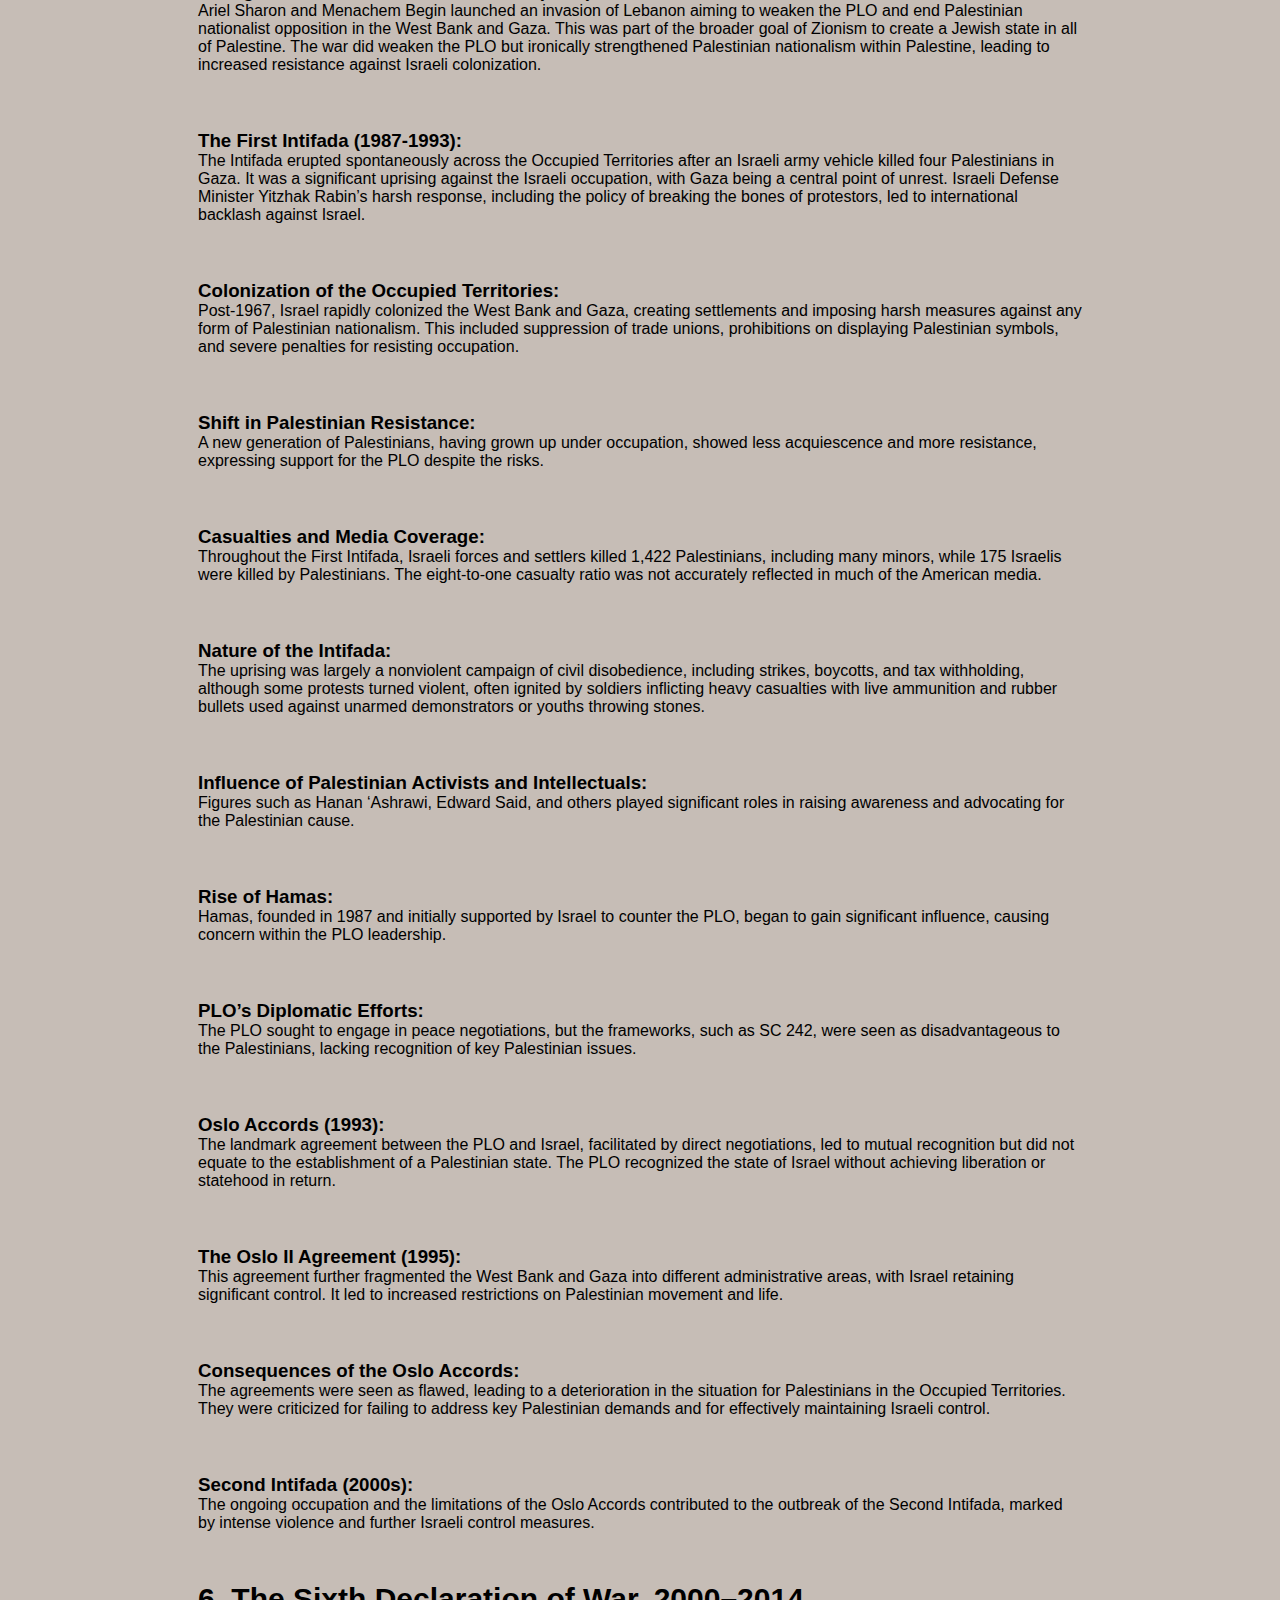
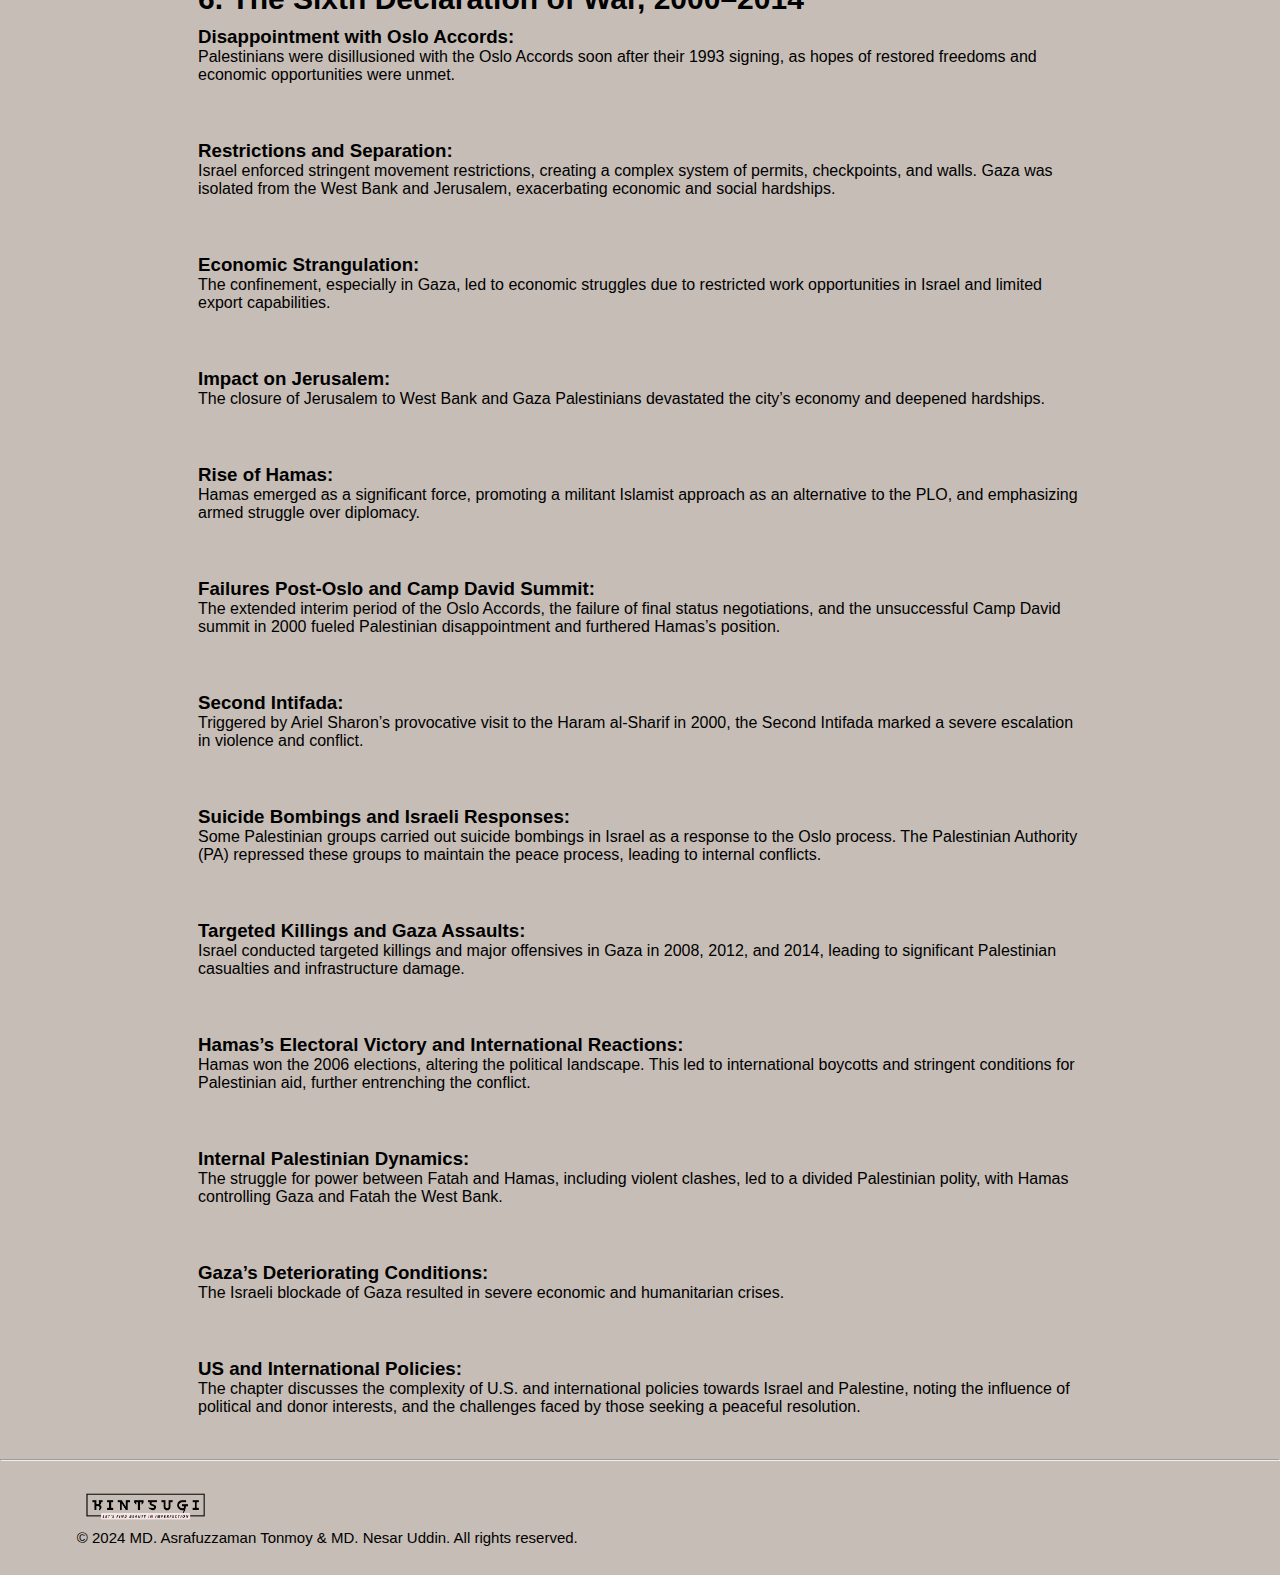
<file: war.html>
<!DOCTYPE html>
<html lang="en">
<head>
    <meta charset="UTF-8">
    <meta name="viewport" content="width=device-width, initial-scale=1.0">
    <title>Document</title>
    <link rel="stylesheet" href="https://cdnjs.cloudflare.com/ajax/libs/font-awesome/6.6.0/css/all.min.css" integrity="sha512-Kc323vGBEqzTmouAECnVceyQqyqdsSiqLQISBL29aUW4U/M7pSPA/gEUZQqv1cwx4OnYxTxve5UMg5GT6L4JJg==" crossorigin="anonymous" referrerpolicy="no-referrer" />
    <link rel="stylesheet" href="style.css">
</head>
<body>
    <header>
        <nav>
            <div class="img">
            <img id="a" src="img/logoup1.png" alt="">
            <img  src="img/namelogo1.png" alt="">
        </div>
        <ul>
            <li><a href="index.html">HOME</a></li>
            <li><a href="">ABOUT</a></li>
        </ul>
        </nav>
    </header>

    <div class="war-text">
        <div class="war2">
            
            <h1>Introduction</h1>
               <p><h3>Early Zionist Congresses: </h3>The first two Zionist congresses occurred in Basel, Switzerland, in 1897 and 1898, marking the formal beginning of the Zionist movement.</p>
    
     <br>
     <br>

             <p><h3>European Jewish Settlers in Palestine</h3>The earliest European Jewish settlers arrived in Palestine in the late 1870s and early 1880s, beginning the process of Jewish immigration to the region</p>

           <br><br>
              <p><h3>Theodore Herzl’s Views: </h3>Theodore Herzl, the founder of Zionism, contemplated the colonization of Palestine as early as 1895. He considered the gentle expropriation of private property and the discreet removal of the impoverished local population to facilitate Jewish settlement.</p>
           <br><br>
               <p><h3>Palestine as a Colonial War Zone:  </h3>The author shows the history of Palestine as a colonial war against the indigenous population, driven by various parties aiming to establish another people in the region against the will of the locals.</p>
           <br><br>
                <p><h3>Zionism’s Biblical Appeal: </h3>Zionism, seen as a colonial-national movement, gained support particularly in Great Britain and the United States due to its biblical connections, which overshadowed its modern, colonial nature.</p>
           <br><br>
           <p><h3>Misrepresentation of Palestine’s History:</h3>There is a significant amount of literature attempting to portray pre-Zionist colonization Palestine as barren, empty, and backward, often riddled with historical inaccuracies and bigotry.</p>
           <br><br>
           <p><h3>	Herzl’s Reference to Palestinian Arabs:  </h3>In a letter to Yusuf Diya, Herzl referred to Palestinian Arabs, who constituted about 95% of the local population, as the “non-Jewish population.”</p>
           <br><br>
           <p><h3>The 1917 Balfour Declaration: </h3>This British cabinet declaration committed to the creation of a Jewish homeland in Palestine but failed to mention the Palestinian majority. This omission set the course for the region’s future.</p>
           <br><br>
           <p><h3>Denial of Palestinian Existence in Literature and Culture:</h3>The denial or negation of Palestinian existence is a recurrent theme in some Western and Israeli popular culture, literature, and political discourse.</p>
           <br><br>
           <p><h3>Zionism’s Colonial Roots:   </h3>Many early Zionists, including Ze’ev Jabotinsky, openly acknowledged the colonial nature of their project. This perspective was dominant until the post-World War II era, when colonialism became widely discredited.</p>
           <br><br>
           <p><h3>Zionism’s Institutional Foundations:  </h3>The social and economic institutions established by early Zionists, essential to the movement’s success, were understood and described as colonial. The Jewish Colonization Association was a key example.</p>
           <br><br>
           <p><h3>Rebranding of Zionism:  </h3>Following World War II, in an era of decolonization, Zionism and Israel distanced themselves from their colonial origins. Zionism, previously supported by British colonialism, rebranded itself as an anti-colonial movement, especially after the British limited Jewish immigration with the 1939 White Paper.</p>
           <br><br>
           <p><h3>Palestine as a Colonial War Zone:  </h3>The author shows the history of Palestine as a colonial war against the indigenous population, driven by various parties aiming to establish another people in the region against the will of the locals.</p>
        </div>


        <div class="war2">
            
            <h1>1.  The First Declaration of War, 1917–1939</h1>
            <p><h3>Ottoman Empire’s Heavy Losses in WWI:  </h3>The Ottoman Empire suffered the heaviest losses of any major combatant in WWI, with over three million deaths, mostly civilians. This included the Armenian, Assyrian, and other Christian massacres.</p>
    
     <br>
     <br>

           <p><h3>Palestinian Experience of Ottoman Rule’s End: </h3>Palestinians, after 400 years under Ottoman rule, faced the disconcerting shift to alien rule and learned of the Balfour Declaration amidst great suffering and loss.</p>

           <br><br>
           <p><h3>Balfour Declaration (1917): </h3>The British cabinet, led by Arthur James Balfour, expressed support for a Jewish national home in Palestine, promising only civil and religious rights to the non-Jewish communities. This declaration ignored the political or national rights of the Arab majority, who constituted 94% of the population.</p>
           <br><br>
           <p><h3>British Strategic Interests and Zionist Support:   </h3>Britain’s support for the Zionist movement was motivated by geopolitical strategic interests, religious sentiments, and the desire to reduce Jewish immigration to Britain. This was not an act of altruism but served Britain’s imperial ambitions.</p>
           <br><br>
           <p><h3>Colonial Conflict Initiated:  </h3>The Balfour Declaration effectively started a colonial conflict, aiming to establish a Jewish majority at the expense of the Arab population.</p>
           <br><br>
           <p><h3>Palestinian Reaction to Balfour Declaration:   </h3>The news of the declaration reached Palestinians slowly, causing shock and protest. They began to organize politically, opposing both British rule and Zionist movement.</p>
           <br><br>
           <p><h3>Palestinian National Identity Emergence: </h3>Palestinian identity emerged in response to various stimuli, including opposition to European control and Zionism. Local newspapers and memoirs of the time reflect this growing national consciousness.</p>
           <br><br>
           <p><h3>Palestinian Political Efforts:   </h3>Palestinians held a series of congresses and established an Arab executive to demand independence and oppose the Balfour Declaration, but their efforts were largely ignored by the British.</p>
           <br><br>
           <p><h3>Popular Palestinian Resistance:  </h3>There were multiple instances of spontaneous popular resistance against British support for Zionist aspirations, leading to demonstrations, strikes, and riots.</p>
           <br><br>
           <p><h3>League of Nations Mandate for Palestine (1922):   </h3>This mandate formalized British governance and amplified the Balfour Declaration, further marginalizing Palestinians by ignoring their historical connection to the land.</p>
           <br><br>
           <p><h3>Jewish Population Growth and Nazi Persecution: </h3>The Jewish population in Palestine grew, particularly with the rise of the Nazis in Germany and the resulting Jewish immigration.</p>
           <br><br>
           <p><h3>Palestinian Revolt (1936-1939):   </h3>A massive grassroots uprising, including a six-month general strike, led to the formation of the Arab Higher Committee. The British, however, suppressed this revolt with severe force, weakening the Palestinian position significantly.</p>
           <br><br>
           <p><h3>British Attempt at Appeasement (1939):   </h3>In response to the revolt and international pressure, Britain issued a White Paper proposing limits on Jewish immigration and land sales and promising self-determination, but these promises were not fully implemented.</p>
        </div>





        <div class="war2">
            
            <h1>2. The Second Declaration of War, 1947–1948</h1>
            <p><h3>Palestinian Displacement:  </h3>By 1949, a large portion of the Palestinian population, approximately 720,000 out of 1.3 million, became refugees due to forced displacement, with the new state of Israel emerging in the territory.</p>
    
     <br>
     <br>

           <p><h3>Global Power Shifts: </h3>Post-World War II, the United States and the USSR emerged as dominant powers in the Middle East, influencing the Palestinian situation. The U.S., in particular, became a significant external actor in the region.</p>

           <br><br>
           <p><h3>Zionist Movement and the Biltmore Program: </h3>The Zionist movement, under David Ben-Gurion, anticipated this power shift. The 1942 Biltmore Program marked a pivotal moment, openly advocating for a Jewish state in Palestine, gaining significant American support and public opinion, partly due to the Holocaust’s impact.</p>
           <br><br>
           <p><h3>Anglo-American Committee of Inquiry (1946):   </h3>This committee’s formation and its recommendations, favoring the entry of Jewish refugees into Palestine, indicated a shift in control from Britain to the United States in the region. The Palestinians, lacking a central state system and effective allies, were at a disadvantage against the organized Jewish Agency.</p>
           <br><br>
           <p><h3>British Withdrawal and UN Intervention:  </h3>Britain’s diminishing role led to the UN’s involvement, with the United States and the USSR playing dominant roles. The UN’s partition plan in 1947 favored the Jewish minority, igniting further conflict.</p>
           <br><br>
           <p><h3>The Nakba:   </h3>This period saw the systematic expulsion and flight of Palestinians, termed the Nakba. Notable events included the ethnic cleansing of major Arab urban centers and massacres, such as the one in Dayr Yasin.</p>
           <br><br>
           <p><h3>Israeli State Formation and Arab Response: </h3>The formation of Israel on May 15, 1948, led to further military confrontations, with the new Israeli army defeating the Arab armies. The Palestinians’ military and diplomatic weakness was evident.</p>
           <br><br>
           <p><h3>Personal Accounts:   </h3>The author shares personal stories, like that of his grandparents being displaced from their home.</p>
           <br><br>
           <p><h3>Israel and International Dynamics: </h3>Post-1948, Israel did not immediately receive extensive American support. The United States often condemned Israeli military actions at the UN, reflecting a complex international stance.</p>
           <br><br>
           <p><h3>Palestinians in Israel:  </h3>The minority of Palestinians who remained in Israel faced martial law and land expropriation, transforming Palestine into a predominantly Jewish state.</p>
           <br><br>
           <p><h3>Jordan’s Role and Regional Fear of Israel:  </h3>Jordan’s Arab Legion was the only effective Arab force against Israel in 1948. The Arab world’s fear of Israel’s military strength was profound.</p>
           <br><br>
           <p><h3>Israeli Military Actions and International Reactions:   </h3>Israeli reprisals and attacks on Palestinians and their neighbors often led to UN condemnations. Notable incidents include the Qibya massacre and the Suez War of 1956, where Israel, alongside Britain and France, attacked Egypt.</p>
           <br><br>
           <p><h3>Aftermath of the Suez War:   </h3>The Suez War’s political outcomes were unfavorable to the aggressors, with superpower pressure leading to their withdrawal. Israeli actions in Gaza during this time were condemned internationally.</p>
        </div>







        <div class="war2">
            
            <h1>3. The Third Declaration of War, 1967</h1>
            <p><h3>Misconception of Israeli Vulnerability (1967): </h3>Contrary to the prevalent myth of Israel being a small, vulnerable state in 1967, the reality was different. U.S. officials, including McNamara and Johnson, acknowledged Israel’s military superiority over Arab states.</p>
    
     <br>
     <br>

           <p><h3>1967 War and Military Superiority: </h3>The war unfolded as predicted by the CIA and Pentagon, with Israel’s air force striking first and gaining air superiority. This advantage allowed Israel to swiftly conquer territories including the Sinai Peninsula, Gaza Strip, West Bank, Arab East Jerusalem, and the Golan Heights in six days.</p>

           <br><br>
           <p><h3>Causes of the War:  </h3>The war’s roots lay in various factors, including the rise of Palestinian commando groups and Israel’s diversion of Jordan River waters, leading to regional tensions. Fatah’s attack on a water-pumping station in 1965 was a significant event.</p>
           <br><br>
           <p><h3>Palestinian Erasure and Israeli Diplomacy:   </h3>Post-war, Israeli and international narratives often ignored or denied Palestinian identity and rights. The Palestinian struggle for recognition and rights faced significant challenges.</p>
           <br><br>
           <p><h3>Palestinian Resistance and PLO’s Role: </h3>Palestinian resistance groups like Fatah and the PFLP played significant roles in regional politics and the evolution of the Palestinian identity. The PLO, under Arafat’s leadership, gained prominence but also faced complex strategic and diplomatic challenges.</p>
           <br><br>
           <p><h3>Egypt’s Provocation and Israel’s Response:  </h3>Despite its military being stretched in the Yemeni civil war, Egypt provoked Israel by moving troops into the Sinai Peninsula and expelling UN peacekeepers, which Israel used as a casus belli for its preemptive strike.</p>
           <br><br>
           <p><h3>US and Soviet Union Roles:  </h3>The U.S. realigned its Middle Eastern priorities, moving closer to Israel, while the Soviet Union sought to protect its interests and allies in the region, as seen in the Security Council’s actions.</p>
           <br><br>
           <p><h3>Security Council Resolution 242:  </h3>This resolution, which followed the war, emphasized the “inadmissibility of the acquisition of territory by war” but linked Israeli withdrawal to peace treaties with Arab states. Its ambiguous language left loopholes regarding the territories Israel could retain.</p>
           <br><br>
           <p><h3>Israeli and US Strategies: </h3>Both Israel and the U.S. worked to divide and weaken Arab unity and influence, often exploiting internal Arab rivalries.</p>
           <br><br>
           <p><h3>Assassinations and Political Violence:   </h3>The period saw numerous assassinations and acts of violence, including those targeting Palestinian leaders and figures by various parties, including Israel’s Mossad and conflicting Arab regimes.</p>
           <br><br>
           <p><h3>Palestinian Diplomacy and Struggle for Recognition:  </h3>Despite challenges, the PLO achieved some diplomatic successes, gaining recognition and presenting the Palestinian cause on international platforms.</p>
           <br><br>
           <p><h3>Shifts in Palestinian Objectives:  </h3>Over time, Palestinian political objectives evolved, moving from the idea of a single democratic state to the concept of a Palestinian state alongside Israel.</p>
           <br><br>
           <p><h3>Arab States’ Stance and SC 242:   </h3>Arab states gradually accepted Security Council Resolution 242, which indirectly amounted to recognizing Israel within its 1949 armistice lines.</p>
        </div>





        <div class="war2">
            
            <h1>4. The Fourth Declaration of War, 1982</h1>
            <p><h3>Initial Assault:</h3>: Israel’s invasion began with an intense aerial bombardment of Beirut and southern Lebanon, followed by a massive ground assault on June 6, leading to the occupation of much of Lebanon.</p>
    
     <br>
     <br>

           <p><h3>Casualties and Scale: </h3>The invasion resulted in nearly 50,000 casualties in Beirut and Lebanon. Israel mobilized over 120,000 troops, its largest since the 1973 war, engaging in battles with Palestinian, Lebanese, and Syrian forces.</p>

           <br><br>
           <p><h3>Israeli Military Casualties:  </h3>Israel suffered significant military casualties, with more than 2,700 injured and 364 killed. The occupation of southern Lebanon lasted until 2000.</p>
           <br><br>
           <p><h3>Intensity of the Siege:  </h3>The siege of Beirut was described as intense and ferocious, with heavy Israeli artillery and aerial bombardments. It was more severe than previous conflicts in the region.</p>
           <br><br>
           <p><h3>Strategic Advancements:  </h3>Israeli forces reached strategic locations around Beirut by mid-June, encircling West Beirut and starting a siege.</p>
           <br><br>
           <p><h3>Characterization of Bombardment:   </h3>The Israeli bombardment was sometimes described as indiscriminate, causing massive destruction in Beirut, particularly in the western part.</p>
           <br><br>
           <p><h3>PLO’s Forced Evacuation:  </h3>The PLO, under pressure from Israel, the US, and Lebanese allies, and without support from Arab governments, was forced to evacuate Beirut.</p>
           <br><br>
           <p><h3>US-Israeli Cooperation:   </h3>The US fully endorsed Israel’s demand for the PLO’s withdrawal and provided significant military aid. Arab governments failed to effectively support the PLO.</p>
           <br><br>
           <p><h3>Failed Diplomatic Initiatives:  </h3>The US’s Reagan Plan for Middle Eastern peace, emerging from the conflict, ultimately failed to gain traction.</p>
           <br><br>
           <p><h3>Pre-War Negotiations and Provocations:  </h3>Israeli Defense Minister Ariel Sharon had detailed war plans to US Secretary of State Alexander Haig, who indicated a need for a provocation to justify the invasion. The attempted assassination of Israel’s ambassador in London provided this pretext.</p>
           <br><br>
           <p><h3>Eroded Support for PLO in Lebanon:  </h3>The PLO’s behavior over the preceding decade had eroded its support among the Lebanese population.</p>
           <br><br>
           <p><h3>Final Evacuation and Bombardment:  </h3>The PLO’s departure from Beirut was negotiated under intense bombardment, with the US pressuring Israel to stop the attacks.</p>
           <br><br>
           <p><h3>Withdrawal of International Forces:   </h3>International forces overseeing the evacuation were withdrawn suddenly under US decision, influenced by Israel, leaving the civilian population unprotected.</p>
           <br><br>
           <p><h3>Sabra and Shatila Massacre:   </h3>Israeli forces facilitated a massacre in Sabra and Shatila refugee camps by LF militias, leading to over a thousand deaths. An Israeli inquiry later found senior Israeli officials responsible.</p>
        </div>




        <div class="war2">
            
            <h1>5. The Fifth Declaration of War, 1987–1995</h1>
            <p><h3>Background and Invasion of Lebanon (1982):</h3>Ariel Sharon and Menachem Begin launched an invasion of Lebanon aiming to weaken the PLO and end Palestinian nationalist opposition in the West Bank and Gaza. This was part of the broader goal of Zionism to create a Jewish state in all of Palestine. The war did weaken the PLO but ironically strengthened Palestinian nationalism within Palestine, leading to increased resistance against Israeli colonization.</p>
    
     <br>
     <br>

           <p><h3>The First Intifada (1987-1993): </h3>The Intifada erupted spontaneously across the Occupied Territories after an Israeli army vehicle killed four Palestinians in Gaza. It was a significant uprising against the Israeli occupation, with Gaza being a central point of unrest. Israeli Defense Minister Yitzhak Rabin’s harsh response, including the policy of breaking the bones of protestors, led to international backlash against Israel.</p>

           <br><br>
           <p><h3>Colonization of the Occupied Territories:  </h3>Post-1967, Israel rapidly colonized the West Bank and Gaza, creating settlements and imposing harsh measures against any form of Palestinian nationalism. This included suppression of trade unions, prohibitions on displaying Palestinian symbols, and severe penalties for resisting occupation.</p>
           <br><br>
           <p><h3>Shift in Palestinian Resistance:  </h3>A new generation of Palestinians, having grown up under occupation, showed less acquiescence and more resistance, expressing support for the PLO despite the risks.</p>
           <br><br>
           <p><h3>Casualties and Media Coverage:  </h3>Throughout the First Intifada, Israeli forces and settlers killed 1,422 Palestinians, including many minors, while 175 Israelis were killed by Palestinians. The eight-to-one casualty ratio was not accurately reflected in much of the American media.</p>
           <br><br>
           <p><h3>Nature of the Intifada:   </h3>The uprising was largely a nonviolent campaign of civil disobedience, including strikes, boycotts, and tax withholding, although some protests turned violent, often ignited by soldiers inflicting heavy casualties with live ammunition and rubber bullets used against unarmed demonstrators or youths throwing stones.</p>
           <br><br>
           <p><h3>Influence of Palestinian Activists and Intellectuals:  </h3>Figures such as Hanan ‘Ashrawi, Edward Said, and others played significant roles in raising awareness and advocating for the Palestinian cause.</p>
           <br><br>
           <p><h3>Rise of Hamas:  </h3>Hamas, founded in 1987 and initially supported by Israel to counter the PLO, began to gain significant influence, causing concern within the PLO leadership.</p>
           <br><br>
           <p><h3>PLO’s Diplomatic Efforts: </h3>The PLO sought to engage in peace negotiations, but the frameworks, such as SC 242, were seen as disadvantageous to the Palestinians, lacking recognition of key Palestinian issues.</p>
           <br><br>
           <p><h3>Oslo Accords (1993):   </h3>The landmark agreement between the PLO and Israel, facilitated by direct negotiations, led to mutual recognition but did not equate to the establishment of a Palestinian state. The PLO recognized the state of Israel without achieving liberation or statehood in return.</p>
           <br><br>
           <p><h3>The Oslo II Agreement (1995):  </h3>This agreement further fragmented the West Bank and Gaza into different administrative areas, with Israel retaining significant control. It led to increased restrictions on Palestinian movement and life.</p>
           <br><br>
           <p><h3>Consequences of the Oslo Accords:   </h3>The agreements were seen as flawed, leading to a deterioration in the situation for Palestinians in the Occupied Territories. They were criticized for failing to address key Palestinian demands and for effectively maintaining Israeli control.</p>
           <br><br>
           <p><h3>Second Intifada (2000s):  </h3>The ongoing occupation and the limitations of the Oslo Accords contributed to the outbreak of the Second Intifada, marked by intense violence and further Israeli control measures.</p>
        </div>



        <div class="war2">
            
            <h1>6. The Sixth Declaration of War, 2000–2014</h1>
            <p><h3>Disappointment with Oslo Accords:  </h3>Palestinians were disillusioned with the Oslo Accords soon after their 1993 signing, as hopes of restored freedoms and economic opportunities were unmet.</p>
    
     <br>
     <br>

           <p><h3>Restrictions and Separation: </h3>Israel enforced stringent movement restrictions, creating a complex system of permits, checkpoints, and walls. Gaza was isolated from the West Bank and Jerusalem, exacerbating economic and social hardships.</p>

           <br><br>
           <p><h3>Economic Strangulation:  </h3>The confinement, especially in Gaza, led to economic struggles due to restricted work opportunities in Israel and limited export capabilities.</p>
           <br><br>
           <p><h3>Impact on Jerusalem:  </h3>The closure of Jerusalem to West Bank and Gaza Palestinians devastated the city’s economy and deepened hardships.</p>
           <br><br>
           <p><h3>Rise of Hamas: </h3>Hamas emerged as a significant force, promoting a militant Islamist approach as an alternative to the PLO, and emphasizing armed struggle over diplomacy.</p>
           <br><br>
           <p><h3>Failures Post-Oslo and Camp David Summit:   </h3>The extended interim period of the Oslo Accords, the failure of final status negotiations, and the unsuccessful Camp David summit in 2000 fueled Palestinian disappointment and furthered Hamas’s position.</p>
           <br><br>
           <p><h3>Second Intifada:  </h3>Triggered by Ariel Sharon’s provocative visit to the Haram al-Sharif in 2000, the Second Intifada marked a severe escalation in violence and conflict.</p>
           <br><br>
           <p><h3>Suicide Bombings and Israeli Responses:  </h3>Some Palestinian groups carried out suicide bombings in Israel as a response to the Oslo process. The Palestinian Authority (PA) repressed these groups to maintain the peace process, leading to internal conflicts.</p>
           <br><br>
           <p><h3>Targeted Killings and Gaza Assaults:  </h3>Israel conducted targeted killings and major offensives in Gaza in 2008, 2012, and 2014, leading to significant Palestinian casualties and infrastructure damage.</p>
           <br><br>
           <p><h3>Hamas’s Electoral Victory and International Reactions:   </h3>Hamas won the 2006 elections, altering the political landscape. This led to international boycotts and stringent conditions for Palestinian aid, further entrenching the conflict.</p>
           <br><br>
           <p><h3>Internal Palestinian Dynamics:  </h3>The struggle for power between Fatah and Hamas, including violent clashes, led to a divided Palestinian polity, with Hamas controlling Gaza and Fatah the West Bank.</p>
           <br><br>
           <p><h3>Gaza’s Deteriorating Conditions:   </h3>The Israeli blockade of Gaza resulted in severe economic and humanitarian crises.</p>
           <br><br>
           <p><h3>US and International Policies:   </h3>The chapter discusses the complexity of U.S. and international policies towards Israel and Palestine, noting the influence of political and donor interests, and the challenges faced by those seeking a peaceful resolution.</p>
        </div>



    </div>

   
      <hr>
    <footer>
        <div class="f-img">
            <img src="img/logodwn.png" alt="">
        </div>
        <div class="f-text">
            <p>© 2024 MD. Asrafuzzaman Tonmoy & MD. Nesar Uddin. All rights reserved.</p>
            <div class="icon">
            <i class="fa-brands fa-facebook"></i>
            <i class="fa-brands fa-instagram"></i>
            <i class="fa-brands fa-twitter"></i>
        </div>
        </div>
    </footer>
</body>
</html>
</file>
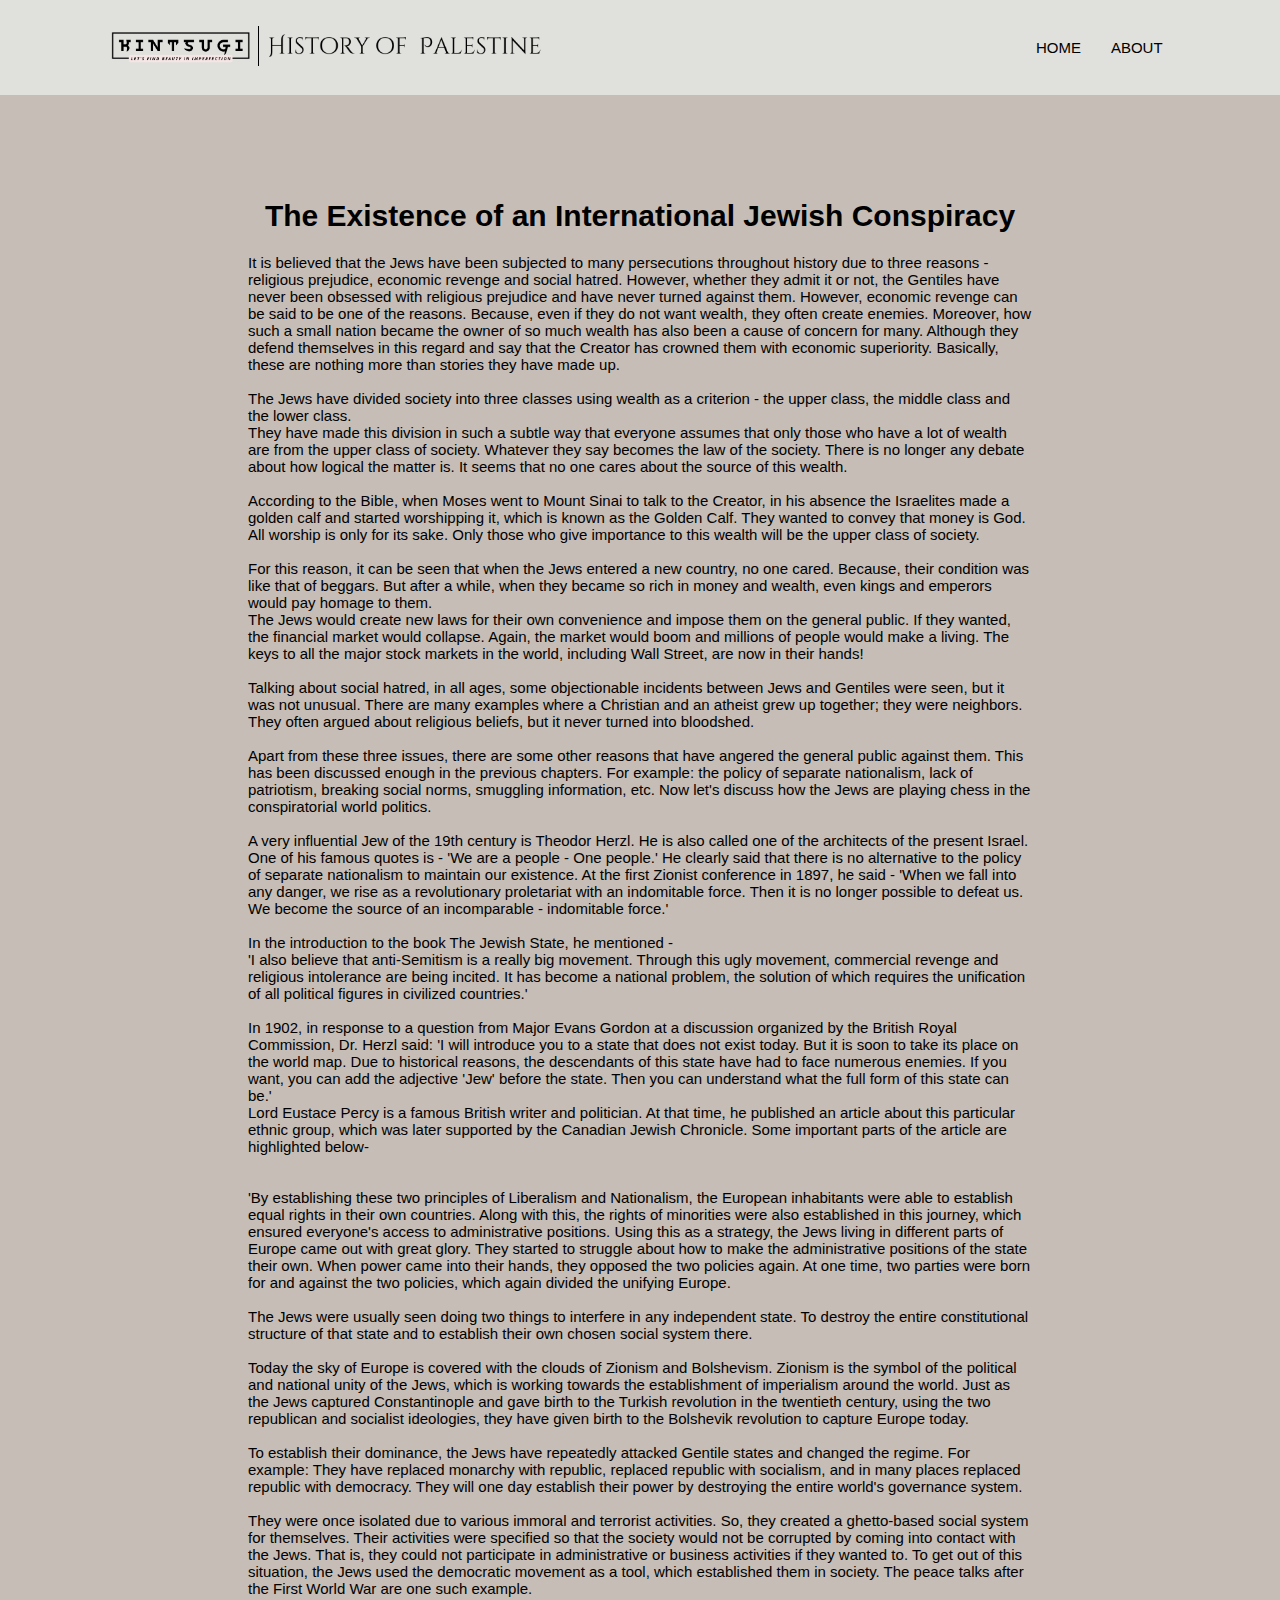
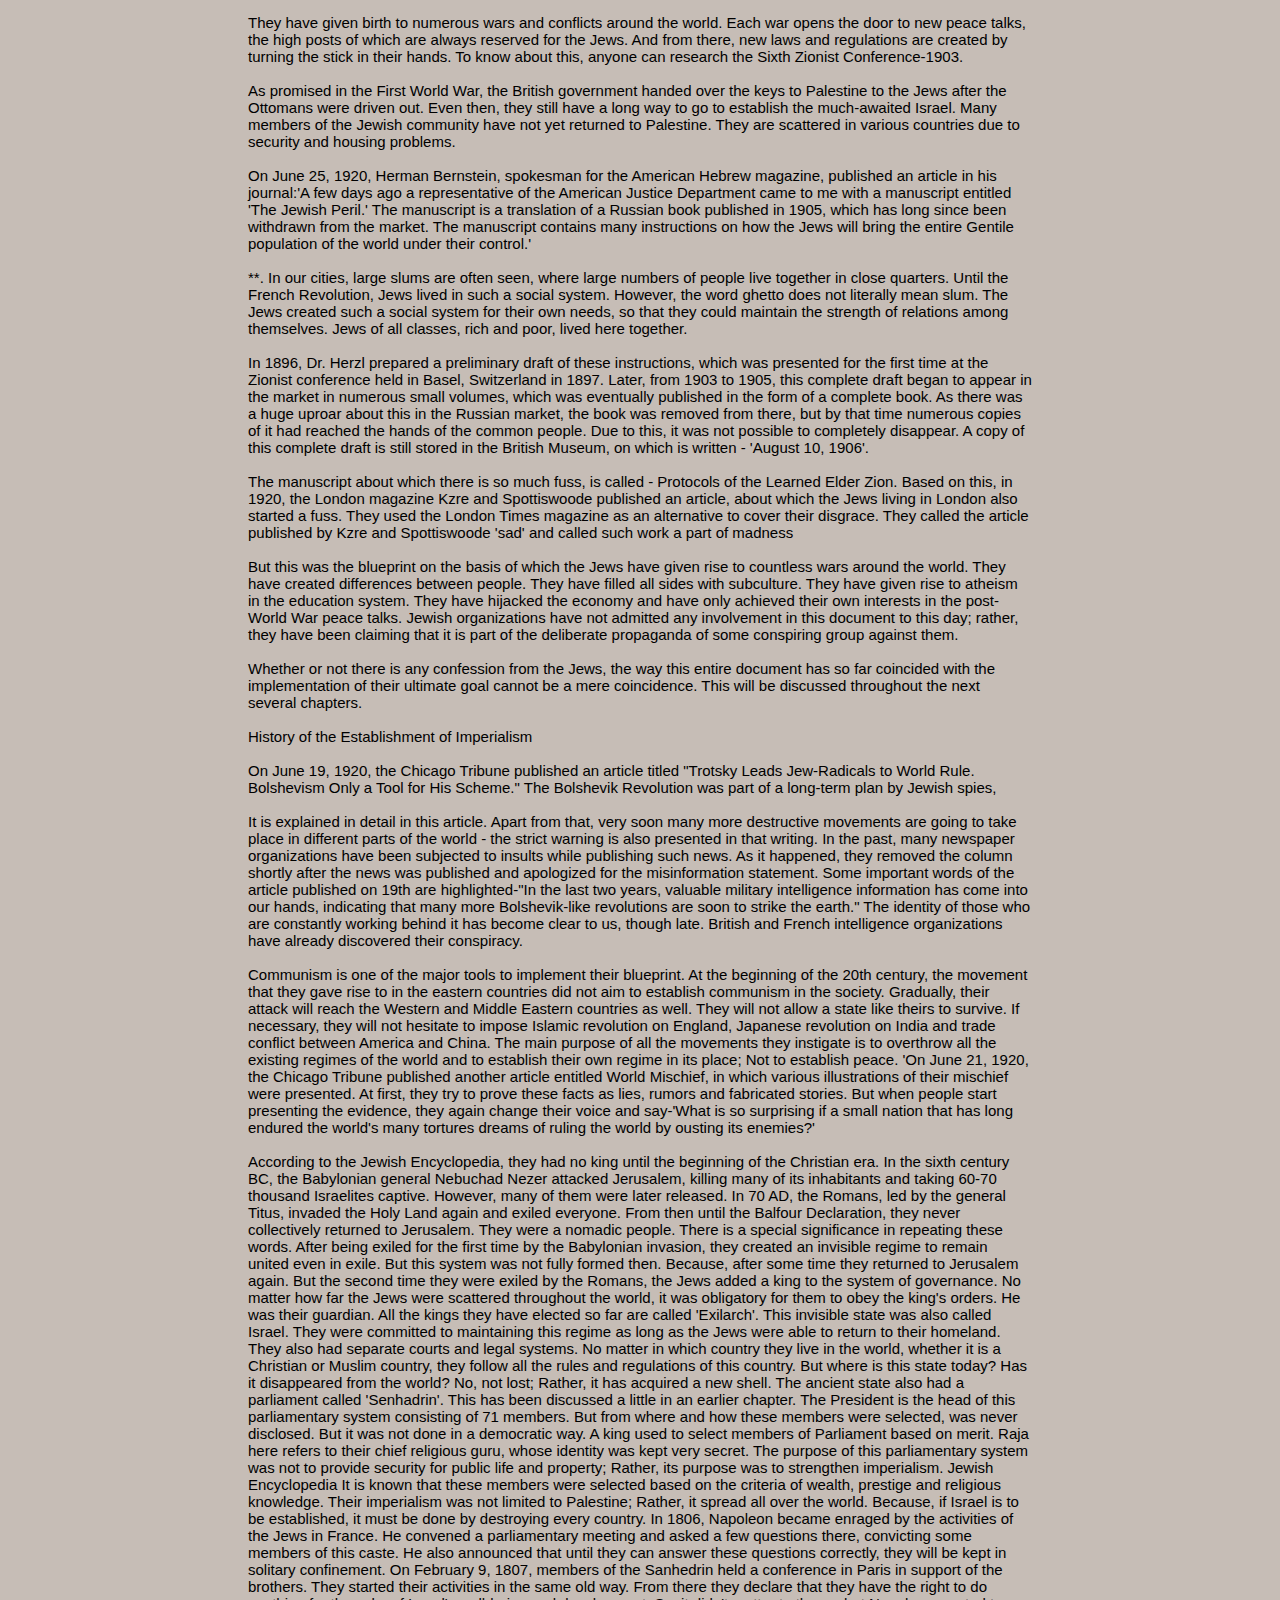
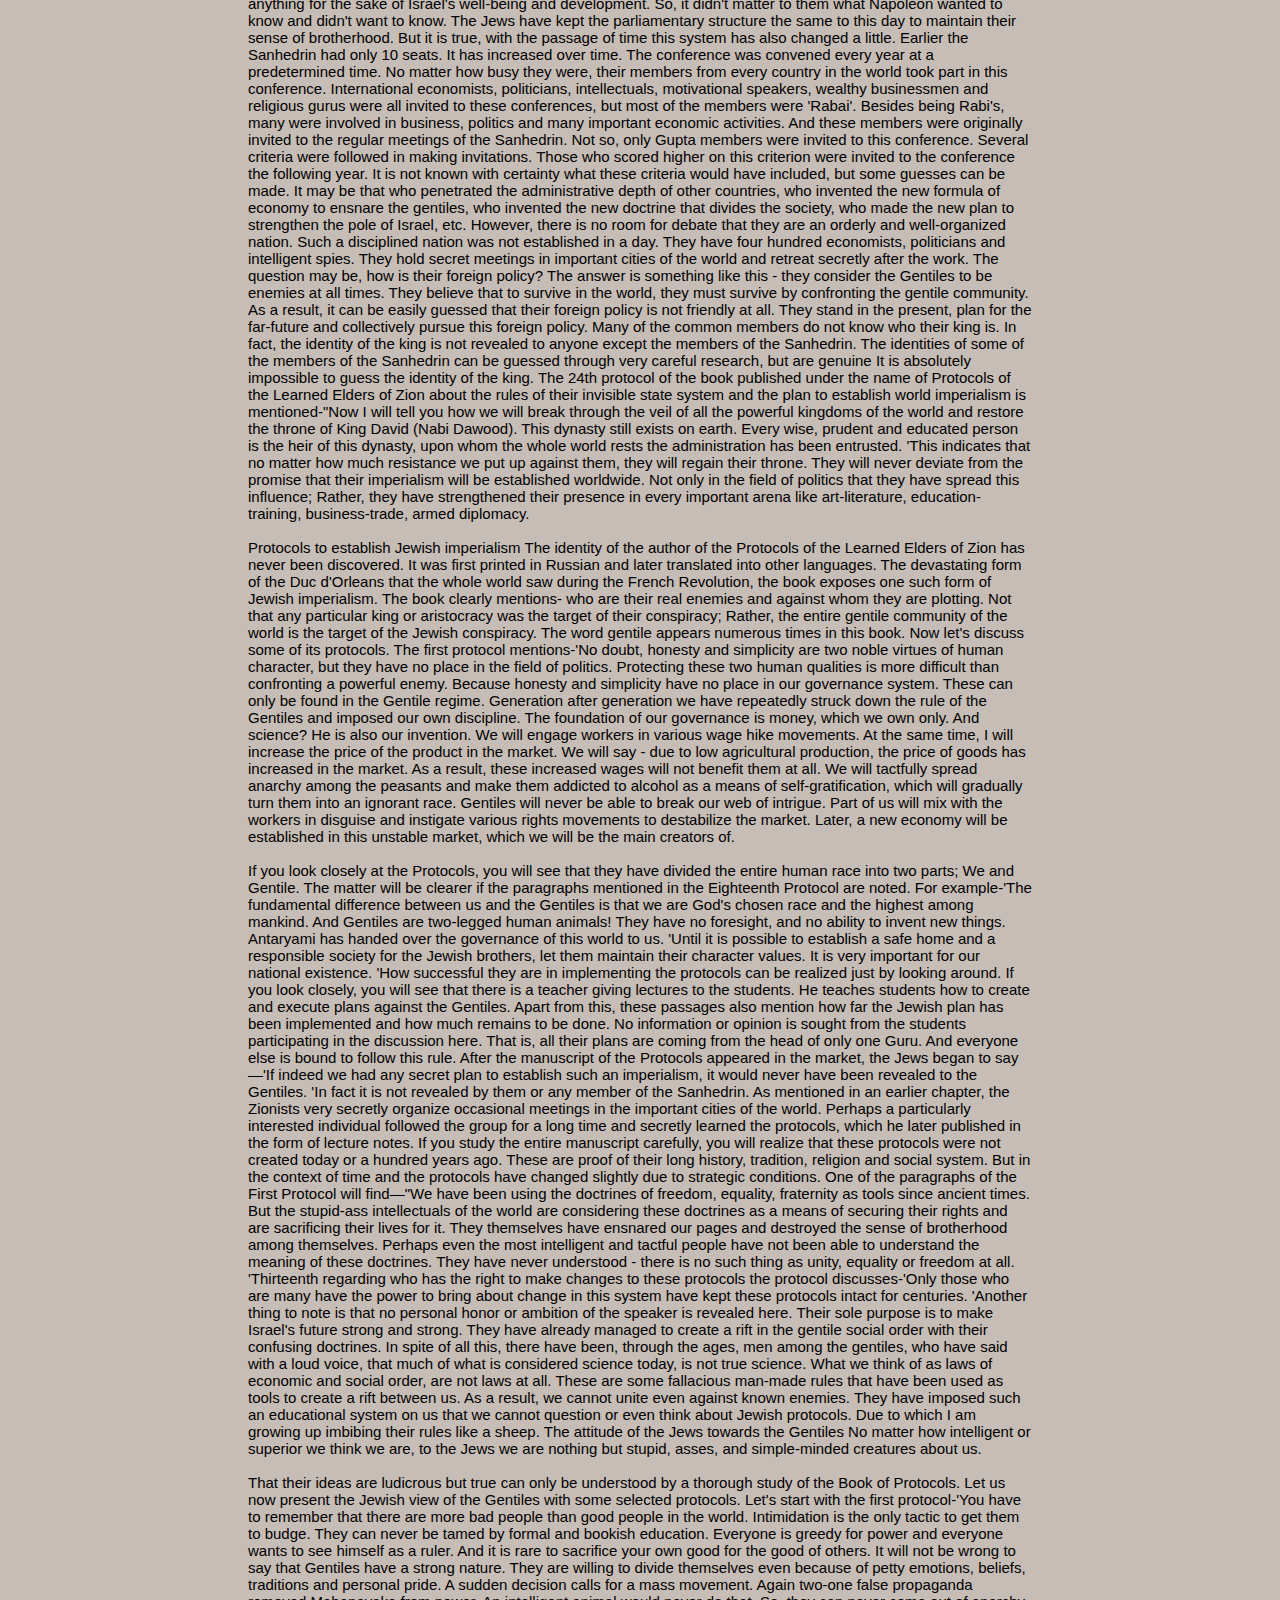
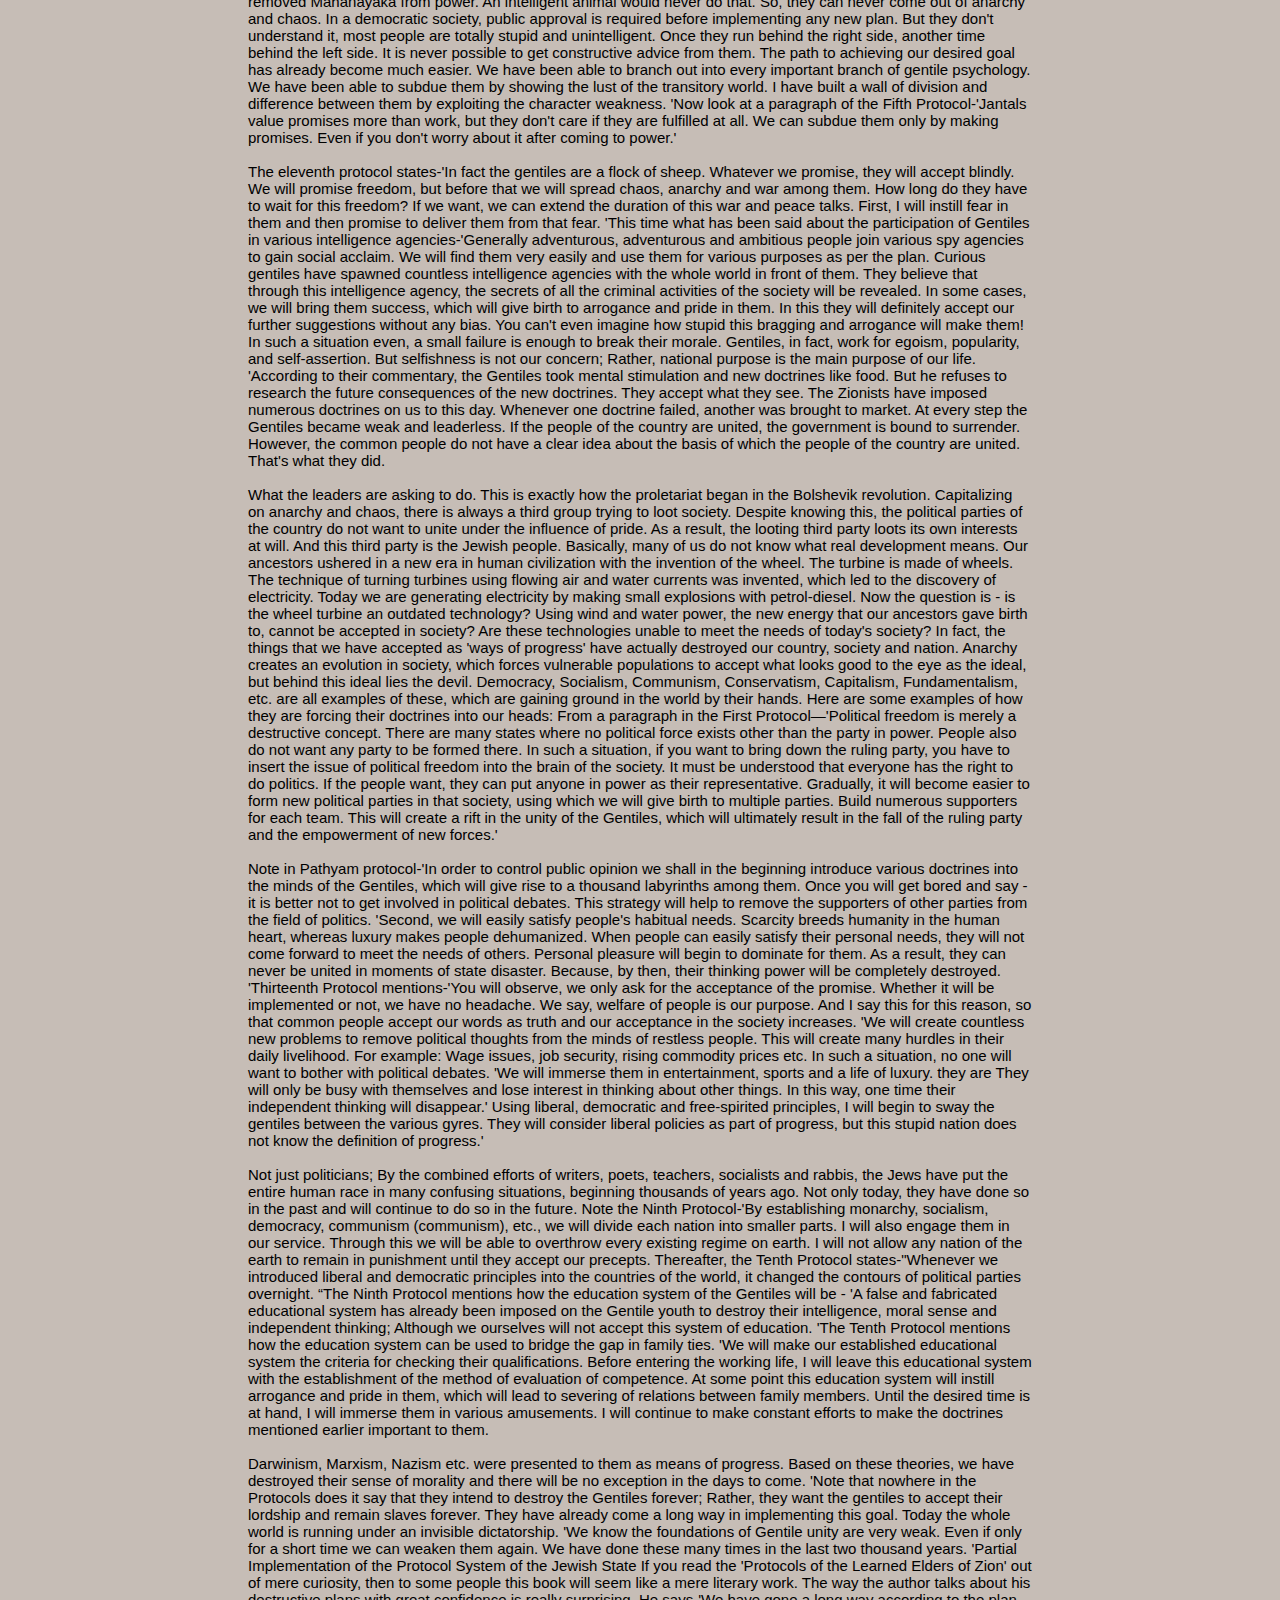
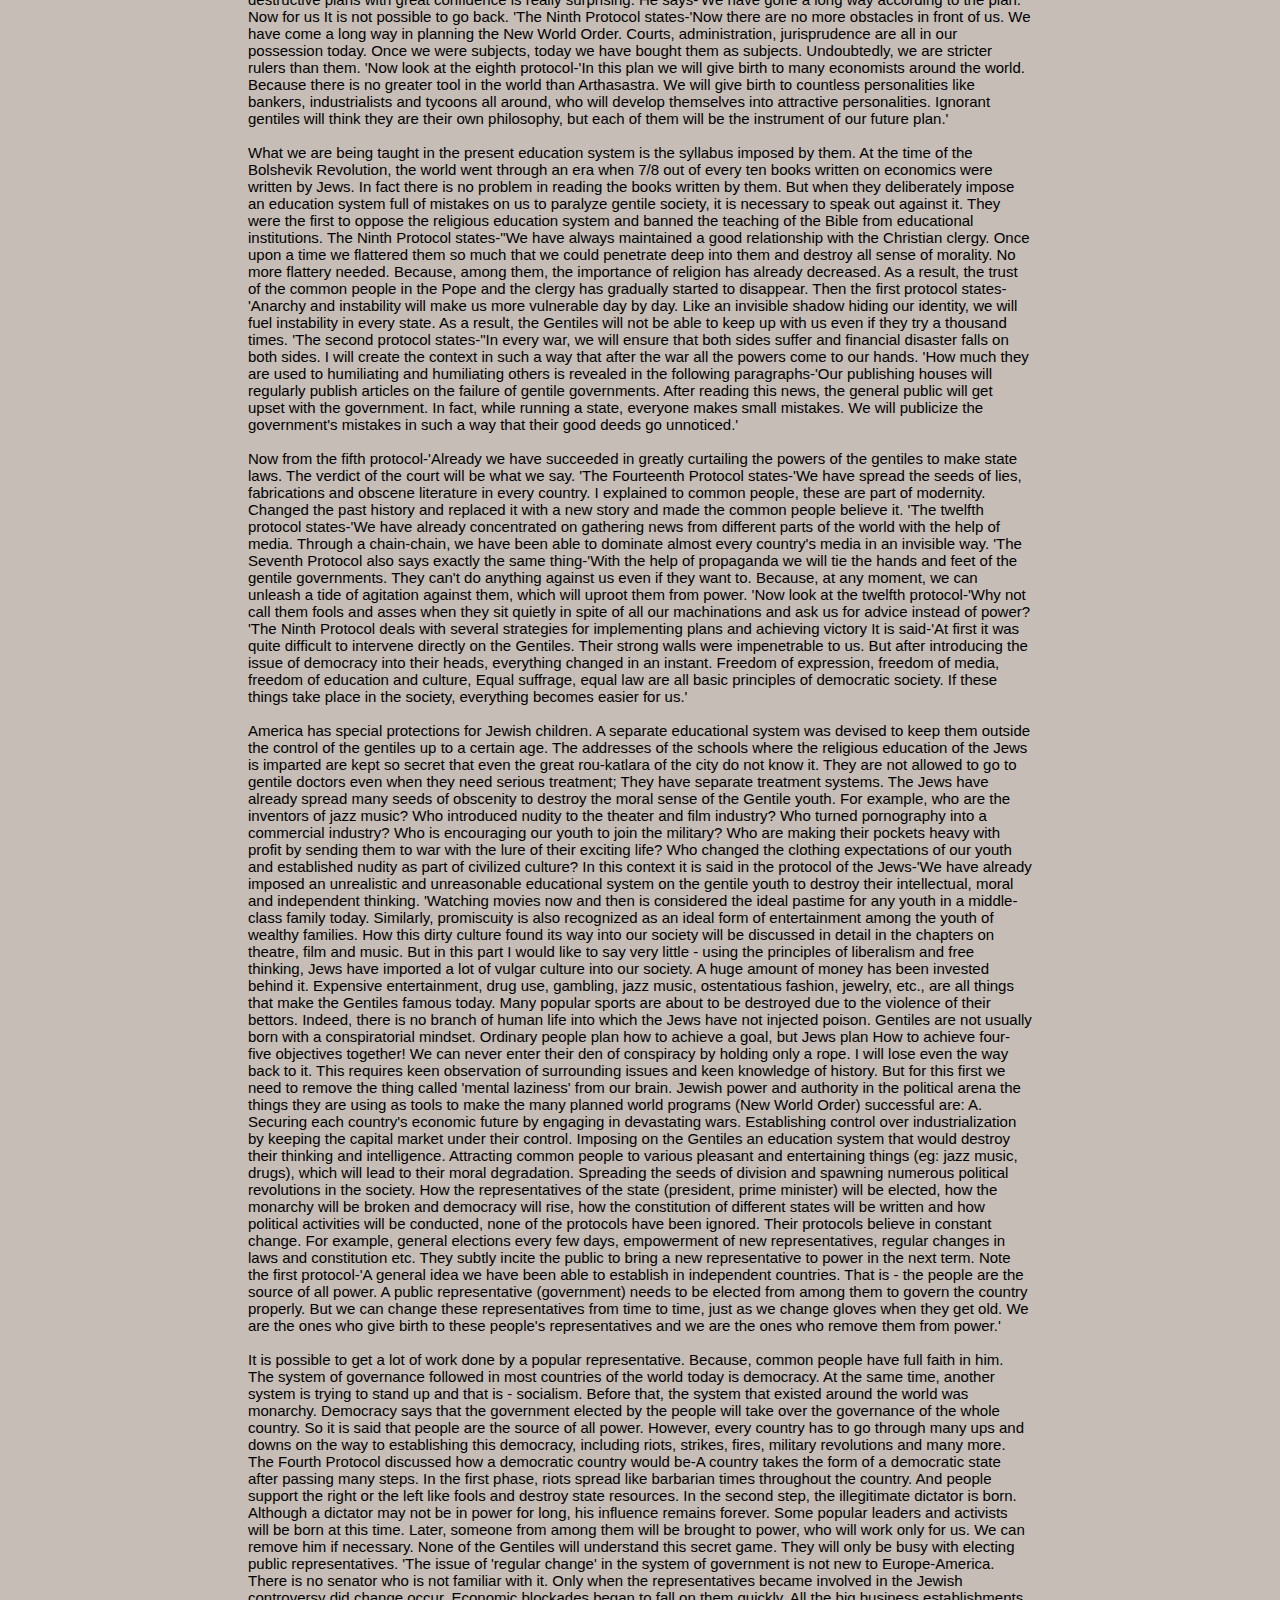
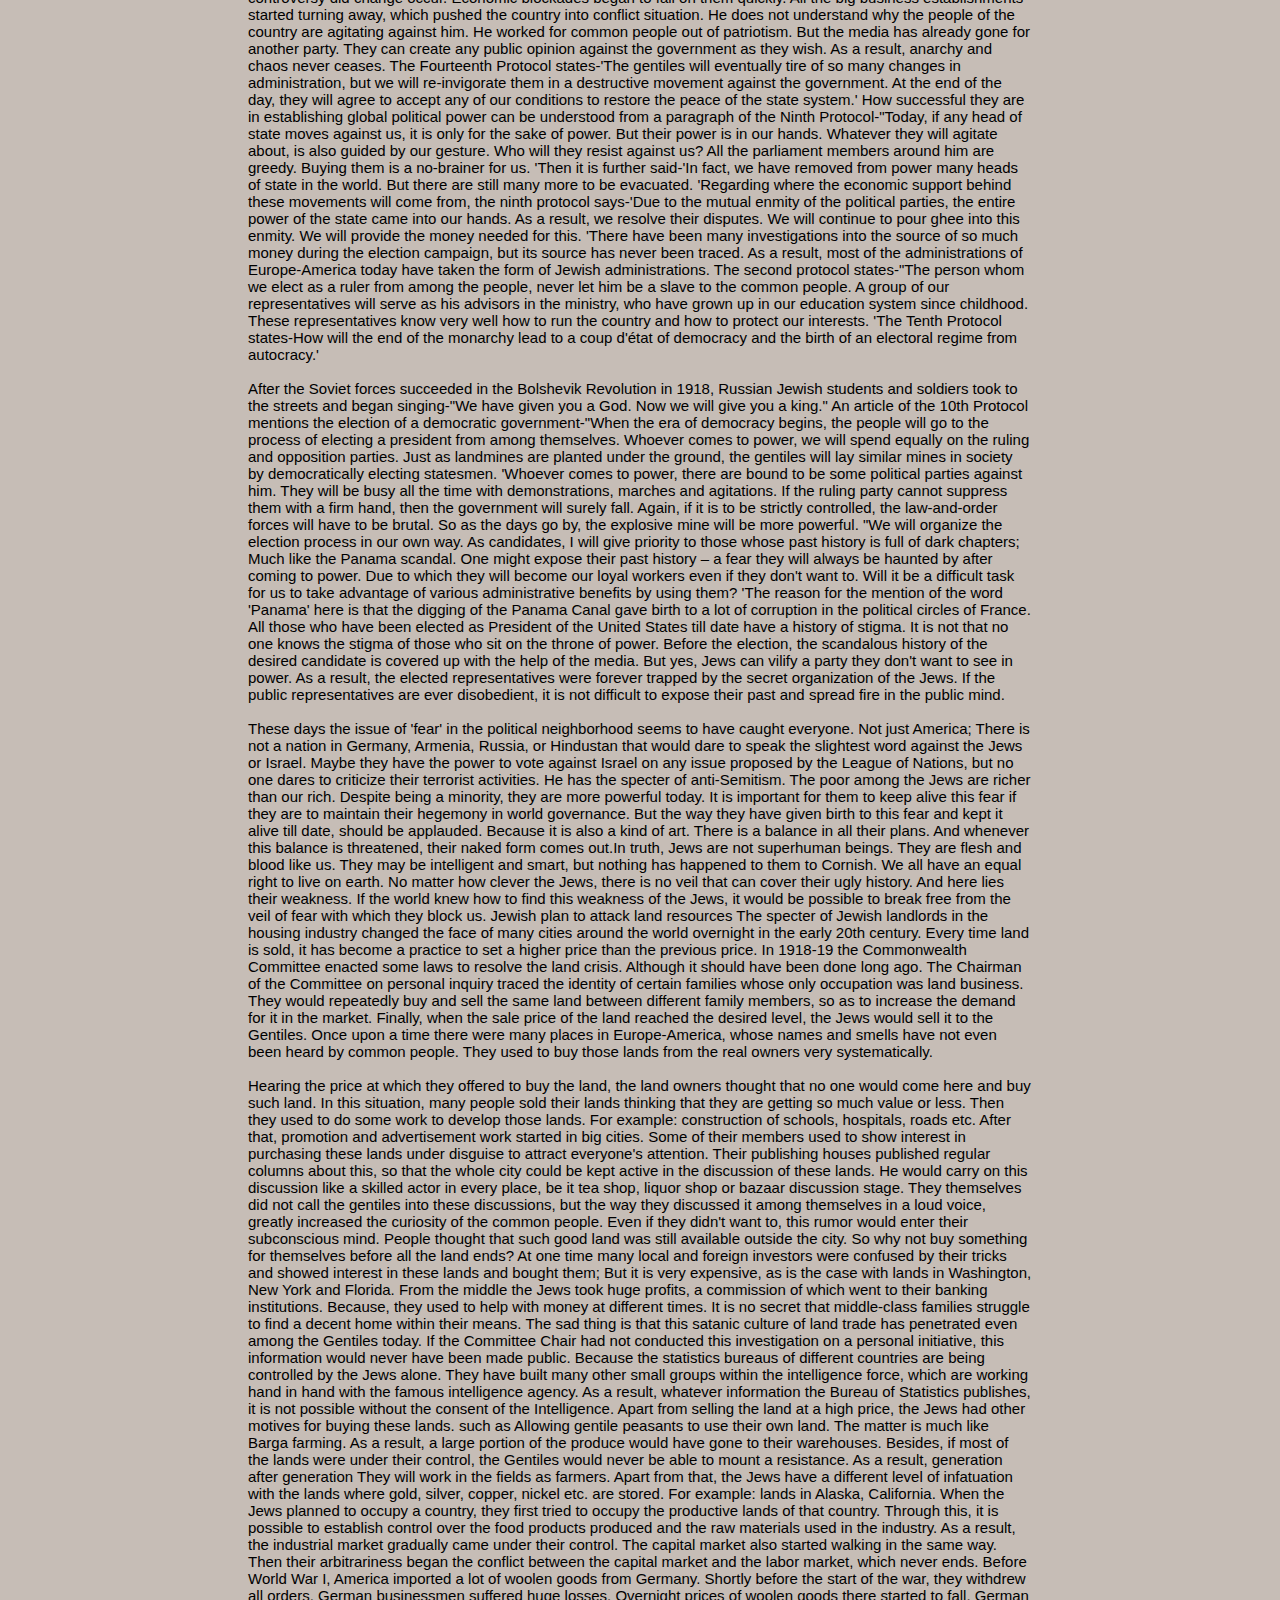
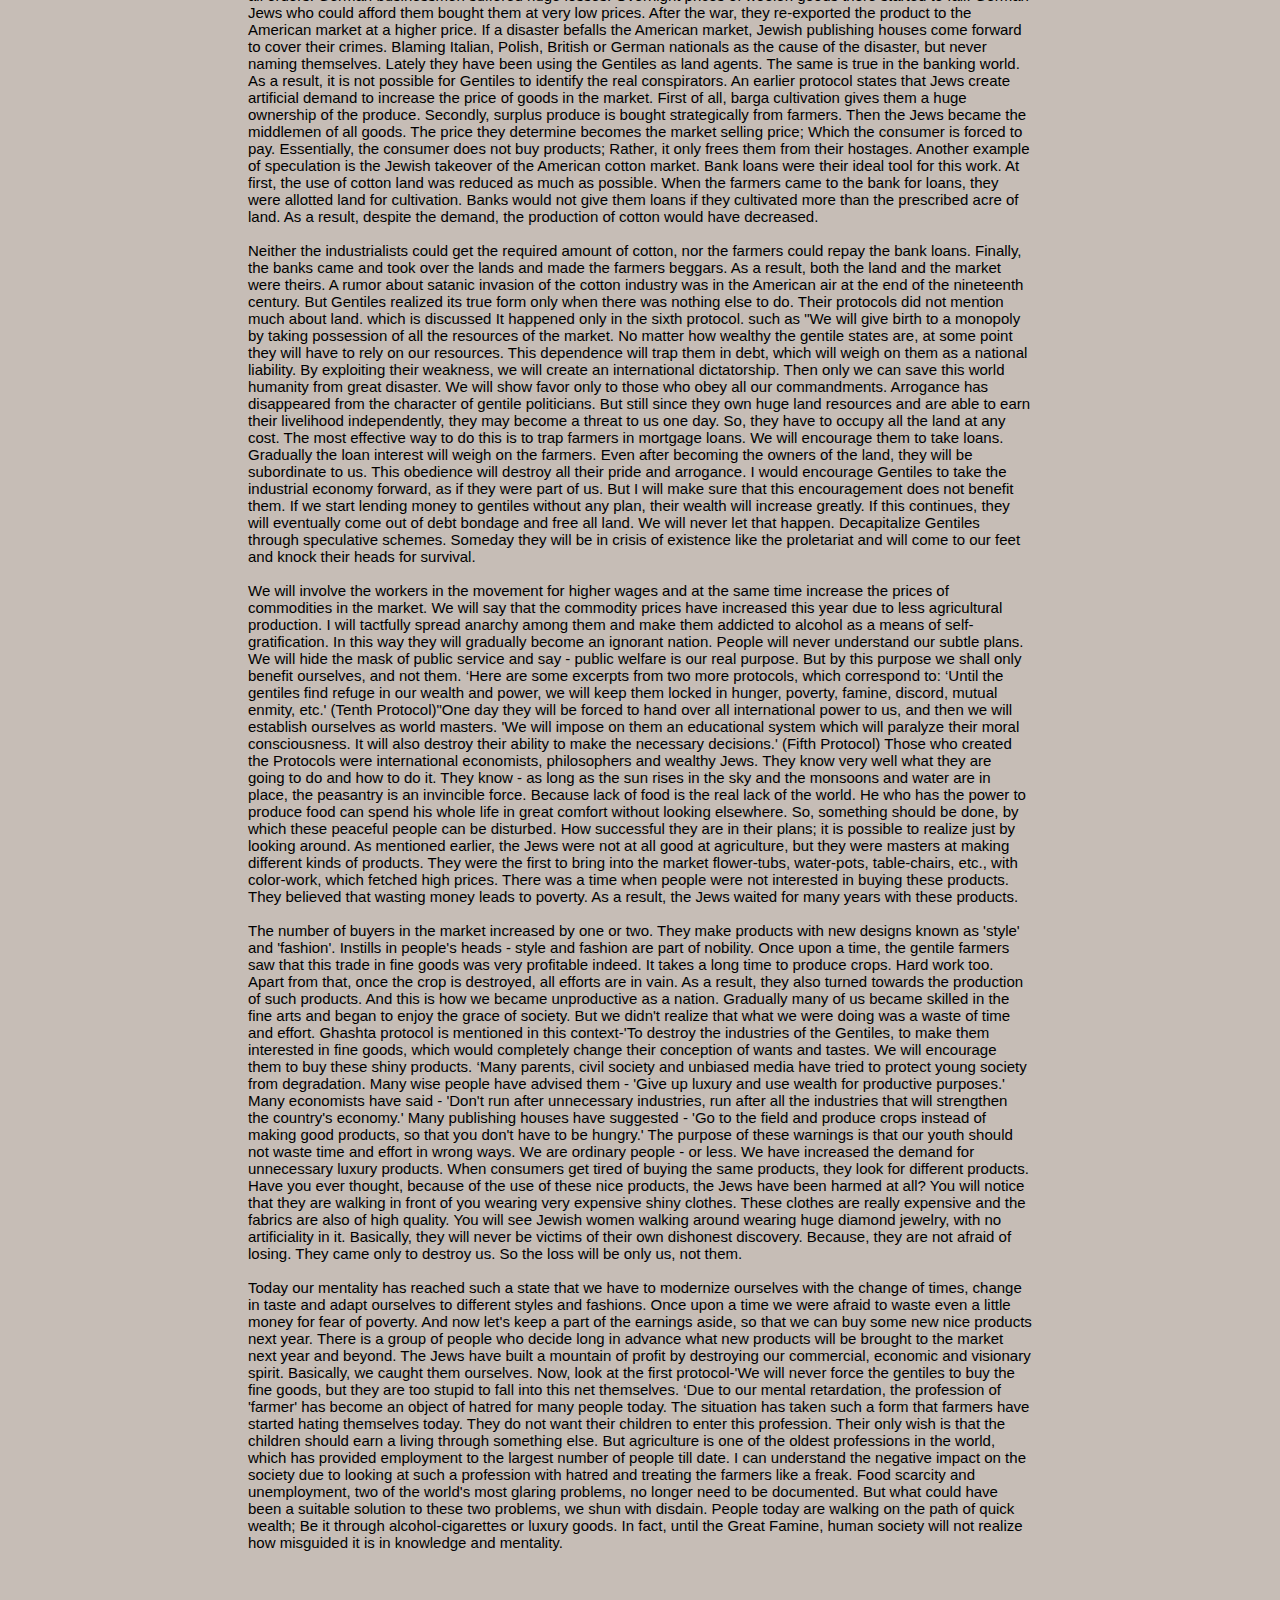
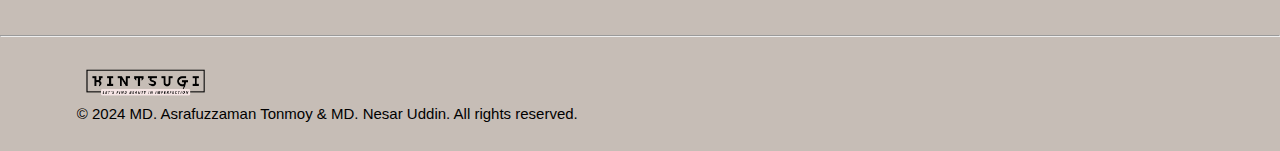
<file: zz.html>
<!DOCTYPE html>
<html lang="en">
<head>
    <meta charset="UTF-8">
    <meta name="viewport" content="width=device-width, initial-scale=1.0">
    <title>Document</title>
    <link rel="stylesheet" href="https://cdnjs.cloudflare.com/ajax/libs/font-awesome/6.6.0/css/all.min.css" integrity="sha512-Kc323vGBEqzTmouAECnVceyQqyqdsSiqLQISBL29aUW4U/M7pSPA/gEUZQqv1cwx4OnYxTxve5UMg5GT6L4JJg==" crossorigin="anonymous" referrerpolicy="no-referrer" />
    <link rel="stylesheet" href="style.css">
</head>
<body>
    <header>
        <nav>
            <div class="img">
            <img id="a" src="img/logoup1.png" alt="">
            <img  src="img/namelogo1.png" alt="">
        </div>
        <ul>
            <li><a href="index.html">HOME</a></li>
            <li><a href="">ABOUT</a></li>
        </ul>
        </nav>
    </header>

    <div class="zz">
        <div class="zz1">
            <h1>The Existence of an International Jewish Conspiracy</h1>

            <p>
                It is believed that the Jews have been subjected to many persecutions throughout history due to three reasons - religious prejudice, economic revenge and social hatred. However, whether they admit it or not, the Gentiles have never been obsessed with religious prejudice and have never turned against them. However, economic revenge can be said to be one of the reasons. Because, even if they do not want wealth, they often create enemies. Moreover, how such a small nation became the owner of so much wealth has also been a cause of concern for many. Although they defend themselves in this regard and say that the Creator has crowned them with economic superiority. Basically, these are nothing more than stories they have made up. <br> <br>
                The Jews have divided society into three classes using wealth as a criterion - the upper class, the middle class and the lower class. <br>
                They have made this division in such a subtle way that everyone assumes that only those who have a lot of wealth are from the upper class of society. Whatever they say becomes the law of the society. There is no longer any debate about how logical the matter is. It seems that no one cares about the source of this wealth. <br> <br>
                According to the Bible, when Moses went to Mount Sinai to talk to the Creator, in his absence the Israelites made a golden calf and started worshipping it, which is known as the Golden Calf. They wanted to convey that money is God. All worship is only for its sake. Only those who give importance to this wealth will be the upper class of society.  <br> <br>
                For this reason, it can be seen that when the Jews entered a new country, no one cared. Because, their condition was like that of beggars. But after a while, when they became so rich in money and wealth, even kings and emperors would pay homage to them. <br>
                The Jews would create new laws for their own convenience and impose them on the general public. If they wanted, the financial market would collapse. Again, the market would boom and millions of people would make a living. The keys to all the major stock markets in the world, including Wall Street, are now in their hands! <br> <br>

                Talking about social hatred, in all ages, some objectionable incidents between Jews and Gentiles were seen, but it was not unusual. There are many examples where a Christian and an atheist grew up together; they were neighbors. They often argued about religious beliefs, but it never turned into bloodshed. <br> <br>
                Apart from these three issues, there are some other reasons that have angered the general public against them. This has been discussed enough in the previous chapters. For example: the policy of separate nationalism, lack of patriotism, breaking social norms, smuggling information, etc. Now let's discuss how the Jews are playing chess in the conspiratorial world politics. <br> <br>

                A very influential Jew of the 19th century is Theodor Herzl. He is also called one of the architects of the present Israel. One of his famous quotes is - 'We are a people - One people.' He clearly said that there is no alternative to the policy of separate nationalism to maintain our existence. At the first Zionist conference in 1897, he said - 'When we fall into any danger, we rise as a revolutionary proletariat with an indomitable force. Then it is no longer possible to defeat us. We become the source of an incomparable - indomitable force.' <br> <br> In the introduction to the book The Jewish State, he mentioned - <br> 'I also believe that anti-Semitism is a really big movement. Through this ugly movement, commercial revenge and religious intolerance are being incited. It has become a national problem, the solution of which requires the unification of all political figures in civilized countries.' <br> <br> In 1902, in response to a question from Major Evans Gordon at a discussion organized by the British Royal Commission, Dr. Herzl said: 'I will introduce you to a state that does not exist today. But it is soon to take its place on the world map. Due to historical reasons, the descendants of this state have had to face numerous enemies. If you want, you can add the adjective 'Jew' before the state. Then you can understand what the full form of this state can be.' <br> Lord Eustace Percy is a famous British writer and politician. At that time, he published an article about this particular ethnic group, which was later supported by the Canadian Jewish Chronicle. Some important parts of the article are highlighted below- <br> <br>

                  <br>
                  'By establishing these two principles of Liberalism and Nationalism, the European inhabitants were able to establish equal rights in their own countries. Along with this, the rights of minorities were also established in this journey, which ensured everyone's access to administrative positions. Using this as a strategy, the Jews living in different parts of Europe came out with great glory. They started to struggle about how to make the administrative positions of the state their own. When power came into their hands, they opposed the two policies again. At one time, two parties were born for and against the two policies, which again divided the unifying Europe. 

                   <br> <br>
                   The Jews were usually seen doing two things to interfere in any independent state. To destroy the entire constitutional structure of that state and to establish their own chosen social system there.
                    <br> <br>
                    Today the sky of Europe is covered with the clouds of Zionism and Bolshevism. Zionism is the symbol of the political and national unity of the Jews, which is working towards the establishment of imperialism around the world. Just as the Jews captured Constantinople and gave birth to the Turkish revolution in the twentieth century, using the two republican and socialist ideologies, they have given birth to the Bolshevik revolution to capture Europe today.

                    <br>
                    <br>
                    To establish their dominance, the Jews have repeatedly attacked Gentile states and changed the regime. For example: They have replaced monarchy with republic, replaced republic with socialism, and in many places replaced republic with democracy. They will one day establish their power by destroying the entire world's governance system.
                    <br> <br>
                    They were once isolated due to various immoral and terrorist activities. So, they created a ghetto-based social system for themselves. Their activities were specified so that the society would not be corrupted by coming into contact with the Jews. That is, they could not participate in administrative or business activities if they wanted to. To get out of this situation, the Jews used the democratic movement as a tool, which established them in society. The peace talks after the First World War are one such example.
                    <br> <br>
                    They have given birth to numerous wars and conflicts around the world. Each war opens the door to new peace talks, the high posts of which are always reserved for the Jews. And from there, new laws and regulations are created by turning the stick in their hands. To know about this, anyone can research the Sixth Zionist Conference-1903.
                    <br> <br>
                    As promised in the First World War, the British government handed over the keys to Palestine to the Jews after the Ottomans were driven out. Even then, they still have a long way to go to establish the much-awaited Israel. Many members of the Jewish community have not yet returned to Palestine. They are scattered in various countries due to security and housing problems.

                    <br> <br>
                    On June 25, 1920, Herman Bernstein, spokesman for the American Hebrew magazine, published an article in his journal:'A few days ago a representative of the American Justice Department came to me with a manuscript entitled 'The Jewish Peril.' The manuscript is a translation of a Russian book published in 1905, which has long since been withdrawn from the market. The manuscript contains many instructions on how the Jews will bring the entire Gentile population of the world under their control.'

                    <br> <br>
                    **. In our cities, large slums are often seen, where large numbers of people live together in close quarters. Until the French Revolution, Jews lived in such a social system. However, the word ghetto does not literally mean slum. The Jews created such a social system for their own needs, so that they could maintain the strength of relations among themselves. Jews of all classes, rich and poor, lived here together.
                    <br> <br>In 1896, Dr. Herzl prepared a preliminary draft of these instructions, which was presented for the first time at the Zionist conference held in Basel, Switzerland in 1897. Later, from 1903 to 1905, this complete draft began to appear in the market in numerous small volumes, which was eventually published in the form of a complete book. As there was a huge uproar about this in the Russian market, the book was removed from there, but by that time numerous copies of it had reached the hands of the common people. Due to this, it was not possible to completely disappear. A copy of this complete draft is still stored in the British Museum, on which is written - 'August 10, 1906'.

                    <br> <br>  
                    The manuscript about which there is so much fuss, is called - Protocols of the Learned Elder Zion. Based on this, in 1920, the London magazine Kzre and Spottiswoode published an article, about which the Jews living in London also started a fuss. They used the London Times magazine as an alternative to cover their disgrace. They called the article published by Kzre and Spottiswoode 'sad' and called such work a part of madness
                    <br> <br>
                    But this was the blueprint on the basis of which the Jews have given rise to countless wars around the world. They have created differences between people. They have filled all sides with subculture. They have given rise to atheism in the education system. They have hijacked the economy and have only achieved their own interests in the post-World War peace talks. Jewish organizations have not admitted any involvement in this document to this day; rather, they have been claiming that it is part of the deliberate propaganda of some conspiring group against them. 
                    <br> <br>
                    Whether or not there is any confession from the Jews, the way this entire document has so far coincided with the implementation of their ultimate goal cannot be a mere coincidence. This will be discussed throughout the next several chapters.
                    <br> <br>
                    History of the Establishment of Imperialism
                     <br> <br>
                     On June 19, 1920, the Chicago Tribune published an article titled "Trotsky Leads Jew-Radicals to World Rule. Bolshevism Only a Tool for His Scheme." The Bolshevik Revolution was part of a long-term plan by Jewish spies,
                     <br> <br>
                     It is explained in detail in this article. Apart from that, very soon many more destructive movements are going to take place in different parts of the world - the strict warning is also presented in that writing. In the past, many newspaper organizations have been subjected to insults while publishing such news. As it happened, they removed the column shortly after the news was published and apologized for the misinformation statement. Some important words of the article published on 19th are highlighted-"In the last two years, valuable military intelligence information has come into our hands, indicating that many more Bolshevik-like revolutions are soon to strike the earth." The identity of those who are constantly working behind it has become clear to us, though late. British and French intelligence organizations have already discovered their conspiracy. 
                     <br> <br>
                     Communism is one of the major tools to implement their blueprint. At the beginning of the 20th century, the movement that they gave rise to in the eastern countries did not aim to establish communism in the society. Gradually, their attack will reach the Western and Middle Eastern countries as well. They will not allow a state like theirs to survive. If necessary, they will not hesitate to impose Islamic revolution on England, Japanese revolution on India and trade conflict between America and China. The main purpose of all the movements they instigate is to overthrow all the existing regimes of the world and to establish their own regime in its place; Not to establish peace. 'On June 21, 1920, the Chicago Tribune published another article entitled World Mischief, in which various illustrations of their mischief were presented. At first, they try to prove these facts as lies, rumors and fabricated stories. But when people start presenting the evidence, they again change their voice and say-'What is so surprising if a small nation that has long endured the world's many tortures dreams of ruling the world by ousting its enemies?'
                     <br> <br>
According to the Jewish Encyclopedia, they had no king until the beginning of the Christian era. In the sixth century BC, the Babylonian general Nebuchad Nezer attacked Jerusalem, killing many of its inhabitants and taking 60-70 thousand Israelites captive. However, many of them were later released. In 70 AD, the Romans, led by the general Titus, invaded the Holy Land again and exiled everyone. From then until the Balfour Declaration, they never collectively returned to Jerusalem. They were a nomadic people. There is a special significance in repeating these words. After being exiled for the first time by the Babylonian invasion, they created an invisible regime to remain united even in exile. But this system was not fully formed then. Because, after some time they returned to Jerusalem again. But the second time they were exiled by the Romans, the Jews added a king to the system of governance. No matter how far the Jews were scattered throughout the world, it was obligatory for them to obey the king's orders. He was their guardian. All the kings they have elected so far are called 'Exilarch'. This invisible state was also called Israel. They were committed to maintaining this regime as long as the Jews were able to return to their homeland. They also had separate courts and legal systems. No matter in which country they live in the world, whether it is a Christian or Muslim country, they follow all the rules and regulations of this country. But where is this state today? Has it disappeared from the world? No, not lost; Rather, it has acquired a new shell. The ancient state also had a parliament called 'Senhadrin'. This has been discussed a little in an earlier chapter. The President is the head of this parliamentary system consisting of 71 members. But from where and how these members were selected, was never disclosed. But it was not done in a democratic way. A king used to select members of Parliament based on merit. Raja here refers to their chief religious guru, whose identity was kept very secret. The purpose of this parliamentary system was not to provide security for public life and property; Rather, its purpose was to strengthen imperialism. Jewish Encyclopedia It is known that these members were selected based on the criteria of wealth, prestige and religious knowledge. Their imperialism was not limited to Palestine; Rather, it spread all over the world. Because, if Israel is to be established, it must be done by destroying every country. In 1806, Napoleon became enraged by the activities of the Jews in France. He convened a parliamentary meeting and asked a few questions there, convicting some members of this caste. He also announced that until they can answer these questions correctly, they will be kept in solitary confinement. On February 9, 1807, members of the Sanhedrin held a conference in Paris in support of the brothers. They started their activities in the same old way. From there they declare that they have the right to do anything for the sake of Israel's well-being and development. So, it didn't matter to them what Napoleon wanted to know and didn't want to know. The Jews have kept the parliamentary structure the same to this day to maintain their sense of brotherhood. But it is true, with the passage of time this system has also changed a little. Earlier the Sanhedrin had only 10 seats. It has increased over time. The conference was convened every year at a predetermined time. No matter how busy they were, their members from every country in the world took part in this conference. International economists, politicians, intellectuals, motivational speakers, wealthy businessmen and religious gurus were all invited to these conferences, but most of the members were 'Rabai'. Besides being Rabi's, many were involved in business, politics and many important economic activities. And these members were originally invited to the regular meetings of the Sanhedrin. Not so, only Gupta members were invited to this conference. Several criteria were followed in making invitations. Those who scored higher on this criterion were invited to the conference the following year. It is not known with certainty what these criteria would have included, but some guesses can be made. It may be that who penetrated the administrative depth of other countries, who invented the new formula of economy to ensnare the gentiles, who invented the new doctrine that divides the society, who made the new plan to strengthen the pole of Israel, etc. However, there is no room for debate that they are an orderly and well-organized nation. Such a disciplined nation was not established in a day. They have four hundred economists, politicians and intelligent spies. They hold secret meetings in important cities of the world and retreat secretly after the work. The question may be, how is their foreign policy? The answer is something like this - they consider the Gentiles to be enemies at all times. They believe that to survive in the world, they must survive by confronting the gentile community. As a result, it can be easily guessed that their foreign policy is not friendly at all. They stand in the present, plan for the far-future and collectively pursue this foreign policy. Many of the common members do not know who their king is. In fact, the identity of the king is not revealed to anyone except the members of the Sanhedrin. The identities of some of the members of the Sanhedrin can be guessed through very careful research, but are genuine It is absolutely impossible to guess the identity of the king. The 24th protocol of the book published under the name of Protocols of the Learned Elders of Zion about the rules of their invisible state system and the plan to establish world imperialism is mentioned-"Now I will tell you how we will break through the veil of all the powerful kingdoms of the world and restore the throne of King David (Nabi Dawood). This dynasty still exists on earth. Every wise, prudent and educated person is the heir of this dynasty, upon whom the whole world rests the administration has been entrusted. 'This indicates that no matter how much resistance we put up against them, they will regain their throne. They will never deviate from the promise that their imperialism will be established worldwide. Not only in the field of politics that they have spread this influence; Rather, they have strengthened their presence in every important arena like art-literature, education-training, business-trade, armed diplomacy.
                     <br><br>
                     Protocols to establish Jewish imperialism The identity of the author of the Protocols of the Learned Elders of Zion has never been discovered. It was first printed in Russian and later translated into other languages. The devastating form of the Duc d'Orleans that the whole world saw during the French Revolution, the book exposes one such form of Jewish imperialism. The book clearly mentions- who are their real enemies and against whom they are plotting. Not that any particular king or aristocracy was the target of their conspiracy; Rather, the entire gentile community of the world is the target of the Jewish conspiracy. The word gentile appears numerous times in this book. Now let's discuss some of its protocols. The first protocol mentions-'No doubt, honesty and simplicity are two noble virtues of human character, but they have no place in the field of politics. Protecting these two human qualities is more difficult than confronting a powerful enemy. Because honesty and simplicity have no place in our governance system. These can only be found in the Gentile regime. Generation after generation we have repeatedly struck down the rule of the Gentiles and imposed our own discipline. The foundation of our governance is money, which we own only. And science? He is also our invention. We will engage workers in various wage hike movements. At the same time, I will increase the price of the product in the market. We will say - due to low agricultural production, the price of goods has increased in the market. As a result, these increased wages will not benefit them at all. We will tactfully spread anarchy among the peasants and make them addicted to alcohol as a means of self-gratification, which will gradually turn them into an ignorant race. Gentiles will never be able to break our web of intrigue. Part of us will mix with the workers in disguise and instigate various rights movements to destabilize the market. Later, a new economy will be established in this unstable market, which we will be the main creators of.
                     <br><br>
If you look closely at the Protocols, you will see that they have divided the entire human race into two parts; We and Gentile. The matter will be clearer if the paragraphs mentioned in the Eighteenth Protocol are noted. For example-'The fundamental difference between us and the Gentiles is that we are God's chosen race and the highest among mankind. And Gentiles are two-legged human animals! They have no foresight, and no ability to invent new things. Antaryami has handed over the governance of this world to us. 'Until it is possible to establish a safe home and a responsible society for the Jewish brothers, let them maintain their character values. It is very important for our national existence. 'How successful they are in implementing the protocols can be realized just by looking around. If you look closely, you will see that there is a teacher giving lectures to the students. He teaches students how to create and execute plans against the Gentiles. Apart from this, these passages also mention how far the Jewish plan has been implemented and how much remains to be done. No information or opinion is sought from the students participating in the discussion here. That is, all their plans are coming from the head of only one Guru. And everyone else is bound to follow this rule. After the manuscript of the Protocols appeared in the market, the Jews began to say—'If indeed we had any secret plan to establish such an imperialism, it would never have been revealed to the Gentiles. 'In fact it is not revealed by them or any member of the Sanhedrin. As mentioned in an earlier chapter, the Zionists very secretly organize occasional meetings in the important cities of the world. Perhaps a particularly interested individual followed the group for a long time and secretly learned the protocols, which he later published in the form of lecture notes. If you study the entire manuscript carefully, you will realize that these protocols were not created today or a hundred years ago. These are proof of their long history, tradition, religion and social system. But in the context of time and the protocols have changed slightly due to strategic conditions. One of the paragraphs of the First Protocol will find—"We have been using the doctrines of freedom, equality, fraternity as tools since ancient times. But the stupid-ass intellectuals of the world are considering these doctrines as a means of securing their rights and are sacrificing their lives for it. They themselves have ensnared our pages and destroyed the sense of brotherhood among themselves. Perhaps even the most intelligent and tactful people have not been able to understand the meaning of these doctrines. They have never understood - there is no such thing as unity, equality or freedom at all. 'Thirteenth regarding who has the right to make changes to these protocols the protocol discusses-'Only those who are many have the power to bring about change in this system have kept these protocols intact for centuries. 'Another thing to note is that no personal honor or ambition of the speaker is revealed here. Their sole purpose is to make Israel's future strong and strong. They have already managed to create a rift in the gentile social order with their confusing doctrines. In spite of all this, there have been, through the ages, men among the gentiles, who have said with a loud voice, that much of what is considered science today, is not true science. What we think of as laws of economic and social order, are not laws at all. These are some fallacious man-made rules that have been used as tools to create a rift between us. As a result, we cannot unite even against known enemies. They have imposed such an educational system on us that we cannot question or even think about Jewish protocols. Due to which I am growing up imbibing their rules like a sheep. The attitude of the Jews towards the Gentiles No matter how intelligent or superior we think we are, to the Jews we are nothing but stupid, asses, and simple-minded creatures about us.
                     <br><br>
                     That their ideas are ludicrous but true can only be understood by a thorough study of the Book of Protocols. Let us now present the Jewish view of the Gentiles with some selected protocols. Let's start with the first protocol-'You have to remember that there are more bad people than good people in the world. Intimidation is the only tactic to get them to budge. They can never be tamed by formal and bookish education. Everyone is greedy for power and everyone wants to see himself as a ruler. And it is rare to sacrifice your own good for the good of others. It will not be wrong to say that Gentiles have a strong nature. They are willing to divide themselves even because of petty emotions, beliefs, traditions and personal pride. A sudden decision calls for a mass movement. Again two-one false propaganda removed Mahanayaka from power. An intelligent animal would never do that. So, they can never come out of anarchy and chaos. In a democratic society, public approval is required before implementing any new plan. But they don't understand it, most people are totally stupid and unintelligent. Once they run behind the right side, another time behind the left side. It is never possible to get constructive advice from them. The path to achieving our desired goal has already become much easier. We have been able to branch out into every important branch of gentile psychology. We have been able to subdue them by showing the lust of the transitory world. I have built a wall of division and difference between them by exploiting the character weakness. 'Now look at a paragraph of the Fifth Protocol-'Jantals value promises more than work, but they don't care if they are fulfilled at all. We can subdue them only by making promises. Even if you don't worry about it after coming to power.'
                     <br><br>
                     The eleventh protocol states-'In fact the gentiles are a flock of sheep. Whatever we promise, they will accept blindly. We will promise freedom, but before that we will spread chaos, anarchy and war among them. How long do they have to wait for this freedom? If we want, we can extend the duration of this war and peace talks. First, I will instill fear in them and then promise to deliver them from that fear. 'This time what has been said about the participation of Gentiles in various intelligence agencies-'Generally adventurous, adventurous and ambitious people join various spy agencies to gain social acclaim. We will find them very easily and use them for various purposes as per the plan. Curious gentiles have spawned countless intelligence agencies with the whole world in front of them. They believe that through this intelligence agency, the secrets of all the criminal activities of the society will be revealed. In some cases, we will bring them success, which will give birth to arrogance and pride in them. In this they will definitely accept our further suggestions without any bias. You can't even imagine how stupid this bragging and arrogance will make them! In such a situation even, a small failure is enough to break their morale. Gentiles, in fact, work for egoism, popularity, and self-assertion. But selfishness is not our concern; Rather, national purpose is the main purpose of our life. 'According to their commentary, the Gentiles took mental stimulation and new doctrines like food. But he refuses to research the future consequences of the new doctrines. They accept what they see. The Zionists have imposed numerous doctrines on us to this day. Whenever one doctrine failed, another was brought to market. At every step the Gentiles became weak and leaderless. If the people of the country are united, the government is bound to surrender. However, the common people do not have a clear idea about the basis of which the people of the country are united. That's what they did.
                     <br><br>
What the leaders are asking to do. This is exactly how the proletariat began in the Bolshevik revolution. Capitalizing on anarchy and chaos, there is always a third group trying to loot society. Despite knowing this, the political parties of the country do not want to unite under the influence of pride. As a result, the looting third party loots its own interests at will. And this third party is the Jewish people. Basically, many of us do not know what real development means. Our ancestors ushered in a new era in human civilization with the invention of the wheel. The turbine is made of wheels. The technique of turning turbines using flowing air and water currents was invented, which led to the discovery of electricity. Today we are generating electricity by making small explosions with petrol-diesel. Now the question is - is the wheel turbine an outdated technology? Using wind and water power, the new energy that our ancestors gave birth to, cannot be accepted in society? Are these technologies unable to meet the needs of today's society? In fact, the things that we have accepted as 'ways of progress' have actually destroyed our country, society and nation. Anarchy creates an evolution in society, which forces vulnerable populations to accept what looks good to the eye as the ideal, but behind this ideal lies the devil. Democracy, Socialism, Communism, Conservatism, Capitalism, Fundamentalism, etc. are all examples of these, which are gaining ground in the world by their hands. Here are some examples of how they are forcing their doctrines into our heads: From a paragraph in the First Protocol—'Political freedom is merely a destructive concept. There are many states where no political force exists other than the party in power. People also do not want any party to be formed there. In such a situation, if you want to bring down the ruling party, you have to insert the issue of political freedom into the brain of the society. It must be understood that everyone has the right to do politics. If the people want, they can put anyone in power as their representative. Gradually, it will become easier to form new political parties in that society, using which we will give birth to multiple parties. Build numerous supporters for each team. This will create a rift in the unity of the Gentiles, which will ultimately result in the fall of the ruling party and the empowerment of new forces.'
                     <br><br>
                     Note in Pathyam protocol-'In order to control public opinion we shall in the beginning introduce various doctrines into the minds of the Gentiles, which will give rise to a thousand labyrinths among them. Once you will get bored and say - it is better not to get involved in political debates. This strategy will help to remove the supporters of other parties from the field of politics. 'Second, we will easily satisfy people's habitual needs. Scarcity breeds humanity in the human heart, whereas luxury makes people dehumanized. When people can easily satisfy their personal needs, they will not come forward to meet the needs of others. Personal pleasure will begin to dominate for them. As a result, they can never be united in moments of state disaster. Because, by then, their thinking power will be completely destroyed. 'Thirteenth Protocol mentions-'You will observe, we only ask for the acceptance of the promise. Whether it will be implemented or not, we have no headache. We say, welfare of people is our purpose. And I say this for this reason, so that common people accept our words as truth and our acceptance in the society increases. 'We will create countless new problems to remove political thoughts from the minds of restless people. This will create many hurdles in their daily livelihood. For example: Wage issues, job security, rising commodity prices etc. In such a situation, no one will want to bother with political debates. 'We will immerse them in entertainment, sports and a life of luxury. they are They will only be busy with themselves and lose interest in thinking about other things. In this way, one time their independent thinking will disappear.' Using liberal, democratic and free-spirited principles, I will begin to sway the gentiles between the various gyres. They will consider liberal policies as part of progress, but this stupid nation does not know the definition of progress.'
                     <br><br>
                     Not just politicians; By the combined efforts of writers, poets, teachers, socialists and rabbis, the Jews have put the entire human race in many confusing situations, beginning thousands of years ago. Not only today, they have done so in the past and will continue to do so in the future. Note the Ninth Protocol-'By establishing monarchy, socialism, democracy, communism (communism), etc., we will divide each nation into smaller parts. I will also engage them in our service. Through this we will be able to overthrow every existing regime on earth. I will not allow any nation of the earth to remain in punishment until they accept our precepts. Thereafter, the Tenth Protocol states-"Whenever we introduced liberal and democratic principles into the countries of the world, it changed the contours of political parties overnight. “The Ninth Protocol mentions how the education system of the Gentiles will be - 'A false and fabricated educational system has already been imposed on the Gentile youth to destroy their intelligence, moral sense and independent thinking; Although we ourselves will not accept this system of education. 'The Tenth Protocol mentions how the education system can be used to bridge the gap in family ties. 'We will make our established educational system the criteria for checking their qualifications. Before entering the working life, I will leave this educational system with the establishment of the method of evaluation of competence. At some point this education system will instill arrogance and pride in them, which will lead to severing of relations between family members. Until the desired time is at hand, I will immerse them in various amusements. I will continue to make constant efforts to make the doctrines mentioned earlier important to them.
                     <br><br>
                     Darwinism, Marxism, Nazism etc. were presented to them as means of progress. Based on these theories, we have destroyed their sense of morality and there will be no exception in the days to come.  'Note that nowhere in the Protocols does it say that they intend to destroy the Gentiles forever; Rather, they want the gentiles to accept their lordship and remain slaves forever. They have already come a long way in implementing this goal. Today the whole world is running under an invisible dictatorship. 'We know the foundations of Gentile unity are very weak. Even if only for a short time we can weaken them again. We have done these many times in the last two thousand years. 'Partial Implementation of the Protocol System of the Jewish State If you read the 'Protocols of the Learned Elders of Zion' out of mere curiosity, then to some people this book will seem like a mere literary work. The way the author talks about his destructive plans with great confidence is really surprising. He says-'We have gone a long way according to the plan. Now for us It is not possible to go back. 'The Ninth Protocol states-'Now there are no more obstacles in front of us. We have come a long way in planning the New World Order. Courts, administration, jurisprudence are all in our possession today. Once we were subjects, today we have bought them as subjects. Undoubtedly, we are stricter rulers than them. 'Now look at the eighth protocol-'In this plan we will give birth to many economists around the world. Because there is no greater tool in the world than Arthasastra. We will give birth to countless personalities like bankers, industrialists and tycoons all around, who will develop themselves into attractive personalities. Ignorant gentiles will think they are their own philosophy, but each of them will be the instrument of our future plan.'
                     <br><br>
                     What we are being taught in the present education system is the syllabus imposed by them. At the time of the Bolshevik Revolution, the world went through an era when 7/8 out of every ten books written on economics were written by Jews. In fact there is no problem in reading the books written by them. But when they deliberately impose an education system full of mistakes on us to paralyze gentile society, it is necessary to speak out against it. They were the first to oppose the religious education system and banned the teaching of the Bible from educational institutions. The Ninth Protocol states-"We have always maintained a good relationship with the Christian clergy. Once upon a time we flattered them so much that we could penetrate deep into them and destroy all sense of morality. No more flattery needed. Because, among them, the importance of religion has already decreased. As a result, the trust of the common people in the Pope and the clergy has gradually started to disappear. Then the first protocol states-'Anarchy and instability will make us more vulnerable day by day. Like an invisible shadow hiding our identity, we will fuel instability in every state. As a result, the Gentiles will not be able to keep up with us even if they try a thousand times. 'The second protocol states-"In every war, we will ensure that both sides suffer and financial disaster falls on both sides. I will create the context in such a way that after the war all the powers come to our hands. 'How much they are used to humiliating and humiliating others is revealed in the following paragraphs-'Our publishing houses will regularly publish articles on the failure of gentile governments. After reading this news, the general public will get upset with the government. In fact, while running a state, everyone makes small mistakes. We will publicize the government's mistakes in such a way that their good deeds go unnoticed.'
                     <br><br>
                     Now from the fifth protocol-'Already we have succeeded in greatly curtailing the powers of the gentiles to make state laws. The verdict of the court will be what we say. 'The Fourteenth Protocol states-'We have spread the seeds of lies, fabrications and obscene literature in every country. I explained to common people, these are part of modernity. Changed the past history and replaced it with a new story and made the common people believe it. 'The twelfth protocol states-'We have already concentrated on gathering news from different parts of the world with the help of media. Through a chain-chain, we have been able to dominate almost every country's media in an invisible way. 'The Seventh Protocol also says exactly the same thing-'With the help of propaganda we will tie the hands and feet of the gentile governments. They can't do anything against us even if they want to. Because, at any moment, we can unleash a tide of agitation against them, which will uproot them from power. 'Now look at the twelfth protocol-'Why not call them fools and asses when they sit quietly in spite of all our machinations and ask us for advice instead of power? 'The Ninth Protocol deals with several strategies for implementing plans and achieving victory It is said-'At first it was quite difficult to intervene directly on the Gentiles. Their strong walls were impenetrable to us. But after introducing the issue of democracy into their heads, everything changed in an instant. Freedom of expression, freedom of media, freedom of education and culture, Equal suffrage, equal law are all basic principles of democratic society. If these things take place in the society, everything becomes easier for us.'
                     <br><br>
America has special protections for Jewish children. A separate educational system was devised to keep them outside the control of the gentiles up to a certain age. The addresses of the schools where the religious education of the Jews is imparted are kept so secret that even the great rou-katlara of the city do not know it. They are not allowed to go to gentile doctors even when they need serious treatment; They have separate treatment systems. The Jews have already spread many seeds of obscenity to destroy the moral sense of the Gentile youth. For example, who are the inventors of jazz music? Who introduced nudity to the theater and film industry? Who turned pornography into a commercial industry? Who is encouraging our youth to join the military? Who are making their pockets heavy with profit by sending them to war with the lure of their exciting life? Who changed the clothing expectations of our youth and established nudity as part of civilized culture? In this context it is said in the protocol of the Jews-'We have already imposed an unrealistic and unreasonable educational system on the gentile youth to destroy their intellectual, moral and independent thinking. 'Watching movies now and then is considered the ideal pastime for any youth in a middle-class family today. Similarly, promiscuity is also recognized as an ideal form of entertainment among the youth of wealthy families. How this dirty culture found its way into our society will be discussed in detail in the chapters on theatre, film and music. But in this part I would like to say very little - using the principles of liberalism and free thinking, Jews have imported a lot of vulgar culture into our society. A huge amount of money has been invested behind it. Expensive entertainment, drug use, gambling, jazz music, ostentatious fashion, jewelry, etc., are all things that make the Gentiles famous today. Many popular sports are about to be destroyed due to the violence of their bettors. Indeed, there is no branch of human life into which the Jews have not injected poison. Gentiles are not usually born with a conspiratorial mindset. Ordinary people plan how to achieve a goal, but Jews plan How to achieve four-five objectives together! We can never enter their den of conspiracy by holding only a rope. I will lose even the way back to it. This requires keen observation of surrounding issues and keen knowledge of history. But for this first we need to remove the thing called 'mental laziness' from our brain. Jewish power and authority in the political arena the things they are using as tools to make the many planned world programs (New World Order) successful are: A. Securing each country's economic future by engaging in devastating wars. Establishing control over industrialization by keeping the capital market under their control. Imposing on the Gentiles an education system that would destroy their thinking and intelligence. Attracting common people to various pleasant and entertaining things (eg: jazz music, drugs), which will lead to their moral degradation. Spreading the seeds of division and spawning numerous political revolutions in the society. How the representatives of the state (president, prime minister) will be elected, how the monarchy will be broken and democracy will rise, how the constitution of different states will be written and how political activities will be conducted, none of the protocols have been ignored. Their protocols believe in constant change. For example, general elections every few days, empowerment of new representatives, regular changes in laws and constitution etc. They subtly incite the public to bring a new representative to power in the next term. Note the first protocol-'A general idea we have been able to establish in independent countries. That is - the people are the source of all power. A public representative (government) needs to be elected from among them to govern the country properly. But we can change these representatives from time to time, just as we change gloves when they get old. We are the ones who give birth to these people's representatives and we are the ones who remove them from power.'
                     <br><br>
It is possible to get a lot of work done by a popular representative. Because, common people have full faith in him. The system of governance followed in most countries of the world today is democracy. At the same time, another system is trying to stand up and that is - socialism. Before that, the system that existed around the world was monarchy. Democracy says that the government elected by the people will take over the governance of the whole country. So it is said that people are the source of all power. However, every country has to go through many ups and downs on the way to establishing this democracy, including riots, strikes, fires, military revolutions and many more. The Fourth Protocol discussed how a democratic country would be-A country takes the form of a democratic state after passing many steps. In the first phase, riots spread like barbarian times throughout the country. And people support the right or the left like fools and destroy state resources. In the second step, the illegitimate dictator is born. Although a dictator may not be in power for long, his influence remains forever. Some popular leaders and activists will be born at this time. Later, someone from among them will be brought to power, who will work only for us. We can remove him if necessary. None of the Gentiles will understand this secret game. They will only be busy with electing public representatives. 'The issue of 'regular change' in the system of government is not new to Europe-America. There is no senator who is not familiar with it. Only when the representatives became involved in the Jewish controversy did change occur. Economic blockades began to fall on them quickly. All the big business establishments started turning away, which pushed the country into conflict situation. He does not understand why the people of the country are agitating against him. He worked for common people out of patriotism. But the media has already gone for another party. They can create any public opinion against the government as they wish. As a result, anarchy and chaos never ceases. The Fourteenth Protocol states-'The gentiles will eventually tire of so many changes in administration, but we will re-invigorate them in a destructive movement against the government. At the end of the day, they will agree to accept any of our conditions to restore the peace of the state system.'
How successful they are in establishing global political power can be understood from a paragraph of the Ninth Protocol-"Today, if any head of state moves against us, it is only for the sake of power. But their power is in our hands. Whatever they will agitate about, is also guided by our gesture. Who will they resist against us? All the parliament members around him are greedy. Buying them is a no-brainer for us. 'Then it is further said-'In fact, we have removed from power many heads of state in the world. But there are still many more to be evacuated. 'Regarding where the economic support behind these movements will come from, the ninth protocol says-'Due to the mutual enmity of the political parties, the entire power of the state came into our hands. As a result, we resolve their disputes. We will continue to pour ghee into this enmity. We will provide the money needed for this. 'There have been many investigations into the source of so much money during the election campaign, but its source has never been traced. As a result, most of the administrations of Europe-America today have taken the form of Jewish administrations. The second protocol states-"The person whom we elect as a ruler from among the people, never let him be a slave to the common people. A group of our representatives will serve as his advisors in the ministry, who have grown up in our education system since childhood. These representatives know very well how to run the country and how to protect our interests. 'The Tenth Protocol states-How will the end of the monarchy lead to a coup d'état of democracy and the birth of an electoral regime from autocracy.'

                     <br><br>
After the Soviet forces succeeded in the Bolshevik Revolution in 1918, Russian Jewish students and soldiers took to the streets and began singing-"We have given you a God. Now we will give you a king." An article of the 10th Protocol mentions the election of a democratic government-"When the era of democracy begins, the people will go to the process of electing a president from among themselves. Whoever comes to power, we will spend equally on the ruling and opposition parties. Just as landmines are planted under the ground, the gentiles will lay similar mines in society by democratically electing statesmen. 'Whoever comes to power, there are bound to be some political parties against him. They will be busy all the time with demonstrations, marches and agitations. If the ruling party cannot suppress them with a firm hand, then the government will surely fall. Again, if it is to be strictly controlled, the law-and-order forces will have to be brutal. So as the days go by, the explosive mine will be more powerful. "We will organize the election process in our own way. As candidates, I will give priority to those whose past history is full of dark chapters; Much like the Panama scandal. One might expose their past history – a fear they will always be haunted by after coming to power. Due to which they will become our loyal workers even if they don't want to. Will it be a difficult task for us to take advantage of various administrative benefits by using them? 'The reason for the mention of the word 'Panama' here is that the digging of the Panama Canal gave birth to a lot of corruption in the political circles of France. All those who have been elected as President of the United States till date have a history of stigma. It is not that no one knows the stigma of those who sit on the throne of power. Before the election, the scandalous history of the desired candidate is covered up with the help of the media. But yes, Jews can vilify a party they don't want to see in power. As a result, the elected representatives were forever trapped by the secret organization of the Jews. If the public representatives are ever disobedient, it is not difficult to expose their past and spread fire in the public mind.
                     <br><br>
These days the issue of 'fear' in the political neighborhood seems to have caught everyone. Not just America; There is not a nation in Germany, Armenia, Russia, or Hindustan that would dare to speak the slightest word against the Jews or Israel. Maybe they have the power to vote against Israel on any issue proposed by the League of Nations, but no one dares to criticize their terrorist activities. He has the specter of anti-Semitism. The poor among the Jews are richer than our rich. Despite being a minority, they are more powerful today. It is important for them to keep alive this fear if they are to maintain their hegemony in world governance. But the way they have given birth to this fear and kept it alive till date, should be applauded. Because it is also a kind of art. There is a balance in all their plans. And whenever this balance is threatened, their naked form comes out.In truth, Jews are not superhuman beings. They are flesh and blood like us. They may be intelligent and smart, but nothing has happened to them to Cornish. We all have an equal right to live on earth. No matter how clever the Jews, there is no veil that can cover their ugly history. And here lies their weakness. If the world knew how to find this weakness of the Jews, it would be possible to break free from the veil of fear with which they block us. Jewish plan to attack land resources The specter of Jewish landlords in the housing industry changed the face of many cities around the world overnight in the early 20th century. Every time land is sold, it has become a practice to set a higher price than the previous price. In 1918-19 the Commonwealth Committee enacted some laws to resolve the land crisis. Although it should have been done long ago. The Chairman of the Committee on personal inquiry traced the identity of certain families whose only occupation was land business. They would repeatedly buy and sell the same land between different family members, so as to increase the demand for it in the market. Finally, when the sale price of the land reached the desired level, the Jews would sell it to the Gentiles. Once upon a time there were many places in Europe-America, whose names and smells have not even been heard by common people. They used to buy those lands from the real owners very systematically.
                     <br><br>
Hearing the price at which they offered to buy the land, the land owners thought that no one would come here and buy such land. In this situation, many people sold their lands thinking that they are getting so much value or less. Then they used to do some work to develop those lands. For example: construction of schools, hospitals, roads etc. After that, promotion and advertisement work started in big cities. Some of their members used to show interest in purchasing these lands under disguise to attract everyone's attention. Their publishing houses published regular columns about this, so that the whole city could be kept active in the discussion of these lands. He would carry on this discussion like a skilled actor in every place, be it tea shop, liquor shop or bazaar discussion stage. They themselves did not call the gentiles into these discussions, but the way they discussed it among themselves in a loud voice, greatly increased the curiosity of the common people. Even if they didn't want to, this rumor would enter their subconscious mind. People thought that such good land was still available outside the city. So why not buy something for themselves before all the land ends? At one time many local and foreign investors were confused by their tricks and showed interest in these lands and bought them; But it is very expensive, as is the case with lands in Washington, New York and Florida. From the middle the Jews took huge profits, a commission of which went to their banking institutions. Because, they used to help with money at different times. It is no secret that middle-class families struggle to find a decent home within their means. The sad thing is that this satanic culture of land trade has penetrated even among the Gentiles today. If the Committee Chair had not conducted this investigation on a personal initiative, this information would never have been made public. Because the statistics bureaus of different countries are being controlled by the Jews alone. They have built many other small groups within the intelligence force, which are working hand in hand with the famous intelligence agency. As a result, whatever information the Bureau of Statistics publishes, it is not possible without the consent of the Intelligence. Apart from selling the land at a high price, the Jews had other motives for buying these lands. such as Allowing gentile peasants to use their own land. The matter is much like Barga farming. As a result, a large portion of the produce would have gone to their warehouses. Besides, if most of the lands were under their control, the Gentiles would never be able to mount a resistance. As a result, generation after generation They will work in the fields as farmers. Apart from that, the Jews have a different level of infatuation with the lands where gold, silver, copper, nickel etc. are stored. For example: lands in Alaska, California. When the Jews planned to occupy a country, they first tried to occupy the productive lands of that country. Through this, it is possible to establish control over the food products produced and the raw materials used in the industry. As a result, the industrial market gradually came under their control. The capital market also started walking in the same way. Then their arbitrariness began the conflict between the capital market and the labor market, which never ends. Before World War I, America imported a lot of woolen goods from Germany. Shortly before the start of the war, they withdrew all orders. German businessmen suffered huge losses. Overnight prices of woolen goods there started to fall. German Jews who could afford them bought them at very low prices. After the war, they re-exported the product to the American market at a higher price. If a disaster befalls the American market, Jewish publishing houses come forward to cover their crimes. Blaming Italian, Polish, British or German nationals as the cause of the disaster, but never naming themselves. Lately they have been using the Gentiles as land agents. The same is true in the banking world. As a result, it is not possible for Gentiles to identify the real conspirators. An earlier protocol states that Jews create artificial demand to increase the price of goods in the market. First of all, barga cultivation gives them a huge ownership of the produce. Secondly, surplus produce is bought strategically from farmers. Then the Jews became the middlemen of all goods. The price they determine becomes the market selling price; Which the consumer is forced to pay. Essentially, the consumer does not buy products; Rather, it only frees them from their hostages. Another example of speculation is the Jewish takeover of the American cotton market. Bank loans were their ideal tool for this work. At first, the use of cotton land was reduced as much as possible. When the farmers came to the bank for loans, they were allotted land for cultivation. Banks would not give them loans if they cultivated more than the prescribed acre of land. As a result, despite the demand, the production of cotton would have decreased. 
                     <br><br>
Neither the industrialists could get the required amount of cotton, nor the farmers could repay the bank loans. Finally, the banks came and took over the lands and made the farmers beggars. As a result, both the land and the market were theirs. A rumor about satanic invasion of the cotton industry was in the American air at the end of the nineteenth century. But Gentiles realized its true form only when there was nothing else to do. Their protocols did not mention much about land. which is discussed It happened only in the sixth protocol. such as "We will give birth to a monopoly by taking possession of all the resources of the market. No matter how wealthy the gentile states are, at some point they will have to rely on our resources. This dependence will trap them in debt, which will weigh on them as a national liability. By exploiting their weakness, we will create an international dictatorship. Then only we can save this world humanity from great disaster. We will show favor only to those who obey all our commandments. Arrogance has disappeared from the character of gentile politicians. But still since they own huge land resources and are able to earn their livelihood independently, they may become a threat to us one day. So, they have to occupy all the land at any cost. The most effective way to do this is to trap farmers in mortgage loans. We will encourage them to take loans. Gradually the loan interest will weigh on the farmers. Even after becoming the owners of the land, they will be subordinate to us. This obedience will destroy all their pride and arrogance. I would encourage Gentiles to take the industrial economy forward, as if they were part of us. But I will make sure that this encouragement does not benefit them. If we start lending money to gentiles without any plan, their wealth will increase greatly. If this continues, they will eventually come out of debt bondage and free all land. We will never let that happen. Decapitalize Gentiles through speculative schemes. Someday they will be in crisis of existence like the proletariat and will come to our feet and knock their heads for survival.
                     <br><br>
We will involve the workers in the movement for higher wages and at the same time increase the prices of commodities in the market. We will say that the commodity prices have increased this year due to less agricultural production. I will tactfully spread anarchy among them and make them addicted to alcohol as a means of self-gratification. In this way they will gradually become an ignorant nation. People will never understand our subtle plans. We will hide the mask of public service and say - public welfare is our real purpose. But by this purpose we shall only benefit ourselves, and not them. ‘Here are some excerpts from two more protocols, which correspond to: ‘Until the gentiles find refuge in our wealth and power, we will keep them locked in hunger, poverty, famine, discord, mutual enmity, etc.' (Tenth Protocol)"One day they will be forced to hand over all international power to us, and then we will establish ourselves as world masters. 'We will impose on them an educational system which will paralyze their moral consciousness. It will also destroy their ability to make the necessary decisions.' (Fifth Protocol) Those who created the Protocols were international economists, philosophers and wealthy Jews. They know very well what they are going to do and how to do it. They know - as long as the sun rises in the sky and the monsoons and water are in place, the peasantry is an invincible force. Because lack of food is the real lack of the world. He who has the power to produce food can spend his whole life in great comfort without looking elsewhere. So, something should be done, by which these peaceful people can be disturbed. How successful they are in their plans; it is possible to realize just by looking around. As mentioned earlier, the Jews were not at all good at agriculture, but they were masters at making different kinds of products. They were the first to bring into the market flower-tubs, water-pots, table-chairs, etc., with color-work, which fetched high prices. There was a time when people were not interested in buying these products. They believed that wasting money leads to poverty. As a result, the Jews waited for many years with these products.
                     <br><br>
The number of buyers in the market increased by one or two. They make products with new designs known as 'style' and 'fashion'. Instills in people's heads - style and fashion are part of nobility. Once upon a time, the gentile farmers saw that this trade in fine goods was very profitable indeed. It takes a long time to produce crops. Hard work too. Apart from that, once the crop is destroyed, all efforts are in vain. As a result, they also turned towards the production of such products. And this is how we became unproductive as a nation. Gradually many of us became skilled in the fine arts and began to enjoy the grace of society. But we didn't realize that what we were doing was a waste of time and effort. Ghashta protocol is mentioned in this context-'To destroy the industries of the Gentiles, to make them interested in fine goods, which would completely change their conception of wants and tastes. We will encourage them to buy these shiny products. ‘Many parents, civil society and unbiased media have tried to protect young society from degradation. Many wise people have advised them - 'Give up luxury and use wealth for productive purposes.' Many economists have said - 'Don't run after unnecessary industries, run after all the industries that will strengthen the country's economy.' Many publishing houses have suggested - 'Go to the field and produce crops instead of making good products, so that you don't have to be hungry.' The purpose of these warnings is that our youth should not waste time and effort in wrong ways. We are ordinary people - or less. We have increased the demand for unnecessary luxury products. When consumers get tired of buying the same products, they look for different products. Have you ever thought, because of the use of these nice products, the Jews have been harmed at all? You will notice that they are walking in front of you wearing very expensive shiny clothes. These clothes are really expensive and the fabrics are also of high quality. You will see Jewish women walking around wearing huge diamond jewelry, with no artificiality in it. Basically, they will never be victims of their own dishonest discovery. Because, they are not afraid of losing. They came only to destroy us. So the loss will be only us, not them.
                     <br><br>
                     Today our mentality has reached such a state that we have to modernize ourselves with the change of times, change in taste and adapt ourselves to different styles and fashions. Once upon a time we were afraid to waste even a little money for fear of poverty. And now let's keep a part of the earnings aside, so that we can buy some new nice products next year. There is a group of people who decide long in advance what new products will be brought to the market next year and beyond. The Jews have built a mountain of profit by destroying our commercial, economic and visionary spirit. Basically, we caught them ourselves. Now, look at the first protocol-'We will never force the gentiles to buy the fine goods, but they are too stupid to fall into this net themselves. ‘Due to our mental retardation, the profession of 'farmer' has become an object of hatred for many people today. The situation has taken such a form that farmers have started hating themselves today. They do not want their children to enter this profession. Their only wish is that the children should earn a living through something else. But agriculture is one of the oldest professions in the world, which has provided employment to the largest number of people till date. I can understand the negative impact on the society due to looking at such a profession with hatred and treating the farmers like a freak. Food scarcity and unemployment, two of the world's most glaring problems, no longer need to be documented. But what could have been a suitable solution to these two problems, we shun with disdain. People today are walking on the path of quick wealth; Be it through alcohol-cigarettes or luxury goods. In fact, until the Great Famine, human society will not realize how misguided it is in knowledge and mentality.
                     <br><br>

                     <br><br>





            </p>

            
       
    </div>
</div>

   
      <hr>
    <footer>
        <div class="f-img">
            <img src="img/logodwn.png" alt="">
        </div>
        <div class="f-text">
            <p>© 2024 MD. Asrafuzzaman Tonmoy & MD. Nesar Uddin. All rights reserved.</p>
            <div class="icon">
            <i class="fa-brands fa-facebook"></i>
            <i class="fa-brands fa-instagram"></i>
            <i class="fa-brands fa-twitter"></i>
        </div>
        </div>
    </footer>
</body>
</html>
</file>
<file: style.css>
*{
    margin: 0%;
    padding: 0%;
    box-sizing: border-box;
    font-family: Arial, Helvetica, sans-serif;
}
body{
    background-color: #c6bdb6;
}
nav{
    padding: 2% 8%;
    display: flex;
    justify-content: space-between;
    align-items: center;
    text-align: center;
    background-color: #e0e1dd;
}


.h1{
    font-size: 40px;
    margin-left: 200px;
    margin-top: 20px;
    margin-bottom: 20px;



}

 .video {

    align-items: center;
    margin-left: 450px;
    margin-top: 20px;
    margin-bottom: 20px;

}

img {
    height: 40px;
}
.img  #a {
    border-right: 1px solid black ;
}
nav ul{
    display: flex;
    justify-content: center;
}
nav ul li{
    list-style: none;
    padding: 10px 15px;

}
nav ul li a{
    text-decoration: none;
    color: black;
    font-size: 15px;
    font-weight: 300;
}
nav i{
    font-size: 30px;
}

.nav-ber{
    background-color: #fff7ea;
    padding: 1% 7%;
    display: flex;
    justify-content: space-between;
    height: 600px;
    
}
.nav-ber .nav-img{
    position: relative;
    padding: 50px;
    
}
 .nav-img img{
    height: 500px;
 }
 .nav-text{
    margin: 160px;
 }
 .nav-text h1{
    font-size: 50px ;
    font-weight: 600;
    line-height: 1.5;
 }
 .nav-text p{
    font-size: 30px ;
    font-weight: 500;
    line-height: 1.2;

 }
 footer{
    padding: 2% 6%;
 }
 .f-img{
    display: flex;
    align-items: center;
    text-align: center;
 }

 .f-text{
    display: flex;
    justify-content: space-between;
    text-align: center;
    align-items: center;
    
 }

 .f-text p{
    line-height: 1.2;
    font-size: 15px;
    font-weight: 300;

 }

 .icon i{
    padding: 10px 15px;
    font-size: 20px;
    
 }

 .cater-right{
    border-radius: 20px;
    margin-bottom: 50px;
    padding: 22px 10px 0px;
}

.row{
    display: flex;
    justify-content: center;
    align-items: center;
}
.cater-col{
    flex-basis: 5%;
    text-align: center;
    padding: 0 15px 20px;
    transition: 0.5s;
    border: transparent;
    margin-bottom: 10px;
    margin-left: 5px;
    margin-right: 5px ;
    cursor: pointer;
    border: 1px solid black;
    display: flex;
    align-items: center;
    justify-content: center;
    border-radius: 25px;
    

   
}


.cater-col img{
    height: 150px;
    border-radius: 20px;
    margin-bottom: 10px ;
    margin-top: 10px;
    
}


.cater-col img{
    height: 150px;
    border-radius: 20px;
    margin-bottom: 10px ;
    margin-top: 10px;
    
}
.cater-col a{
    padding: 9px 0px 18px;
    text-decoration: none;
}

.cater-col a h4{
    
    color: black;
    font-size: 20px ;
    margin: 1px 0px;
    line-height: 1.3;
}

.sec-bar{
    align-self: center;
    text-align: center;
}

.sec-bar h4{
    font-size: 35px;
    margin-top: 30px;
    margin-bottom: 20px;

}

.root-text{
    margin-top: 40px;
    padding: 1% 10%;
}

.root-text .root1{
    padding: 20px;
    margin-left: 50px ;
    margin-right: 50px;

}

.root-text .root1 h1{
    font-size:  30px;
    font-weight: 600;
    line-height: 1.2;
    margin-bottom: 20px;
    margin-top: 30px;
}

.root-text .root1 h1 .fa-solid{
    font-size:  15px;
    align-items: center;
    text-align: center;
    margin-right: 20px;
}

.root-text .root1 p{
    font-size:  15px;
    margin-left: 50px;
    margin-right: 50px;
    margin-top: 20px;
}



.root-text .root1 p i{
    font-size:  15px;

    margin-right: 20px;
   
}

.war-text{
    margin-top: 40px;
    padding: 1% 10%;
}

.war-text .war2{
    padding: 20px;
    margin-left: 50px ;
    margin-right: 50px;

}
.war-text .war2 .war-h{
    align-items: center;
    text-align: center;
    display: flex;
    justify-content: center;
}

.war-text .war2  h1{
    font-size: 30px;
}





.war-text .war2  p{
    font-size:  15px;
    margin-top: 10px;
}



.war-text .war2 p  h3{
    font-size:  15px;
}
.poem1 h1{
display: flex;
justify-content: center;
}
.poem1 h4{
    display: flex;
    justify-content: center;
    }
    .poem1 p{
        display: flex;
    justify-content: center;
    text-align: center;
    font-style: italic;
        }
        .poem2 h1{
            display: flex;
            justify-content: center;
            }
            .poem2 h4{
                display: flex;
                justify-content: center;
                }
                .poem2 p{
                    display: flex;
                justify-content: center;
                text-align: center;
                font-style: italic;
                    }
                    .poem3 h1{
                        display: flex;
                        justify-content: center;
                        }
                        .poem3 h4{
                            display: flex;
                            justify-content: center;
                            }
                            .poem3 p{
                                display: flex;
                            justify-content: center;
                            text-align: center;
                            font-style: italic;
                                }
                                .poem4 h1{
                                    display: flex;
                                    justify-content: center;
                                    }
                                    .poem4 h4{
                                        display: flex;
                                        justify-content: center;
                                        }
                                        .poem4 p{
                                            display: flex;
                                        justify-content: center;
                                        text-align: center;
                                        font-style: italic;
                                            }
                                            .poem5 h1{
                                                display: flex;
                                                justify-content: center;
                                                text-align: center;
                                                }
                                                .poem5 h4{
                                                    display: flex;
                                                    justify-content: center;
                                                    }
                                                    .poem5 p{
                                                        display: flex;
                                                    justify-content: center;
                                                    text-align: center;
                                                    font-style: italic;
                                                    gap: 60px;
                                                    margin-left: 60px;
                                                    margin-right: 60px;
                                                        }

                                                        .poem5{
                                                            align-items: center;
                                                            padding: 0% 9%;
                                                           
                                                        }
                                                        .poem-t{
                                                            display: flex;
                                                        justify-content: space-between;
                                                        text-align: center;
                                                        font-style: italic;
                                                            }

                                                        .poem6 h1{
                                                            display: flex;
                                                            justify-content: center;
                                                            }
                                                            .poem6 h4{
                                                                display: flex;
                                                                justify-content: center;
                                                                }
                                                                .poem6 p{
                                                                    display: flex;
                                                                justify-content: center;
                                                                text-align: center;
                                                                font-style: italic;
                                                                    }
                                                                    .poem7 h1{
                                                                        display: flex;
                                                                        justify-content: center;
                                                                        }
                                                                        .poem7 h4{
                                                                            display: flex;
                                                                            justify-content: center;
                                                                            }
                                                                            .poem7 p{
                                                                                display: flex;
                                                    justify-content: center;
                                                    text-align: center;
                                                    font-style: italic;

                                                    margin-left: 60px;
                                                    margin-right: 60px;
                                                                                }
                                                                                .poem7{
                                                                                    align-items: center;
                                                                                    padding: 0% 9%;
                                                                                   
                                                                                }
.poem-text{
    display: flex;
    align-items: center;
    justify-content: space-between;
    padding: 2% 18%;
}              

.poem-text img{
   height: 600px; 
   margin-top: 50px;
   
}
.poem1{
    margin-right: 40px;
}



.zz{
    margin-top: 40px;
    padding: 1% 10%;
}

.zz .zz1{
    padding: 20px;
    margin-left: 50px ;
    margin-right: 50px;
    text-align: center;

}

.zz .zz1 h1{
    font-size:  30px;
    font-weight: 600;
    line-height: 1.2;
    margin-bottom: 20px;
    margin-top: 30px;
    text-align: center;
}



.zz .zz1 p{
    font-size:  15px;
    margin-left: 50px;
    margin-right: 50px;
    margin-top: 20px;
    text-align: left;
}

.map{
    padding: 2% 10%;
    background-color: white;
    align-items: center;
}

.map img{
    height: 800px;
    align-items: center;
    margin-left: 150px;



    
}
</file>
